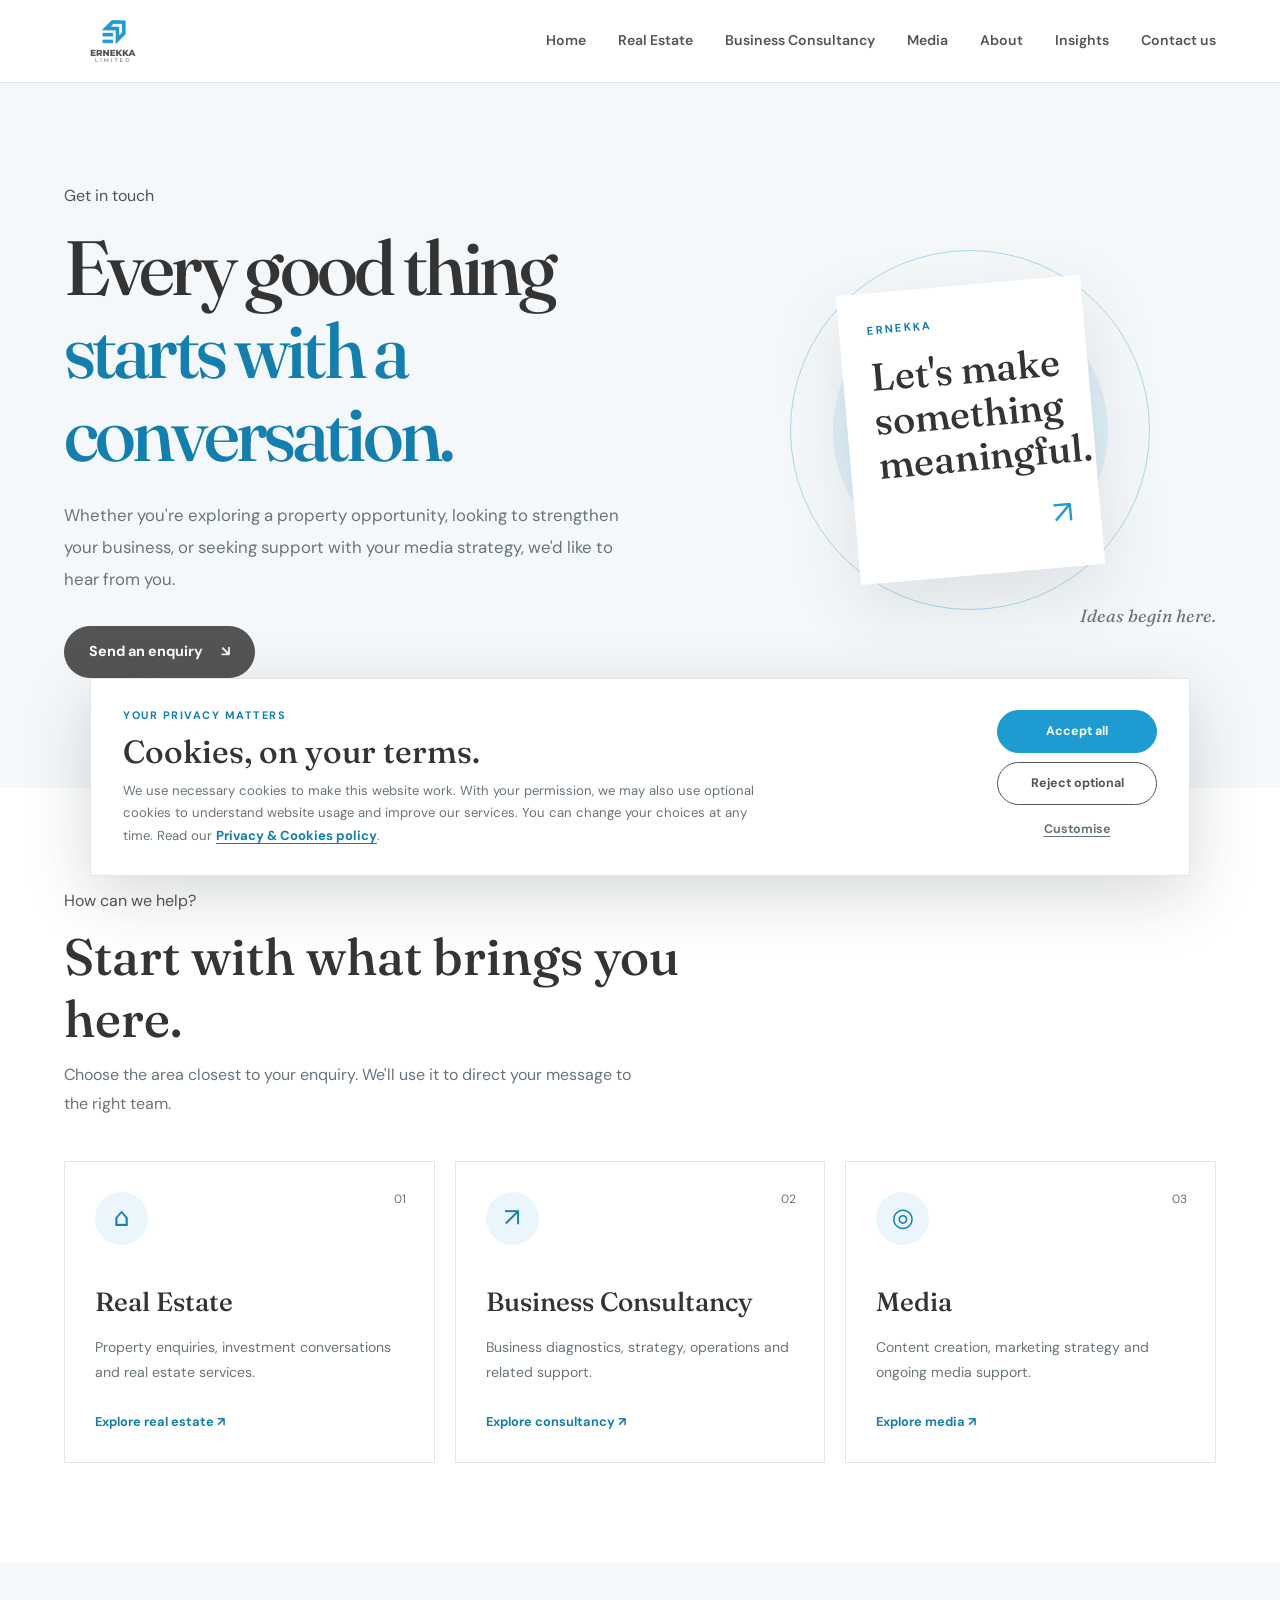
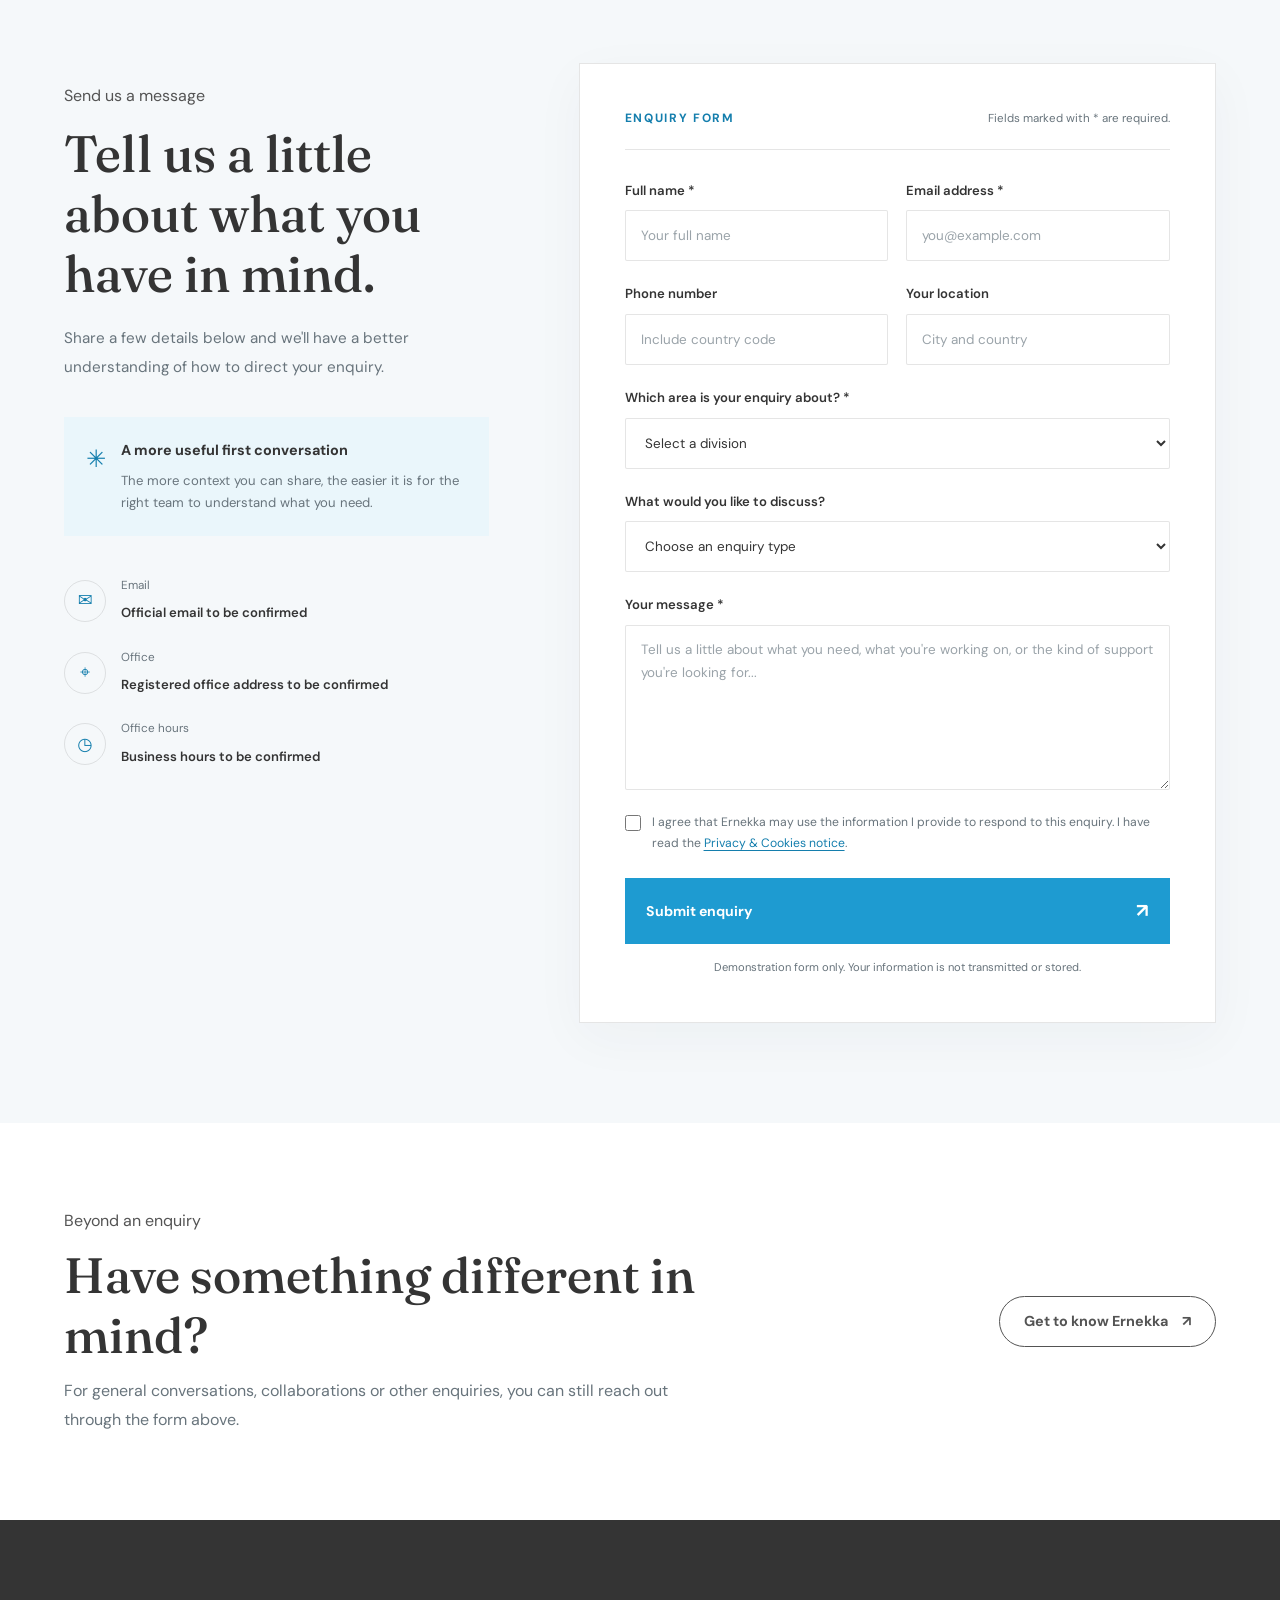
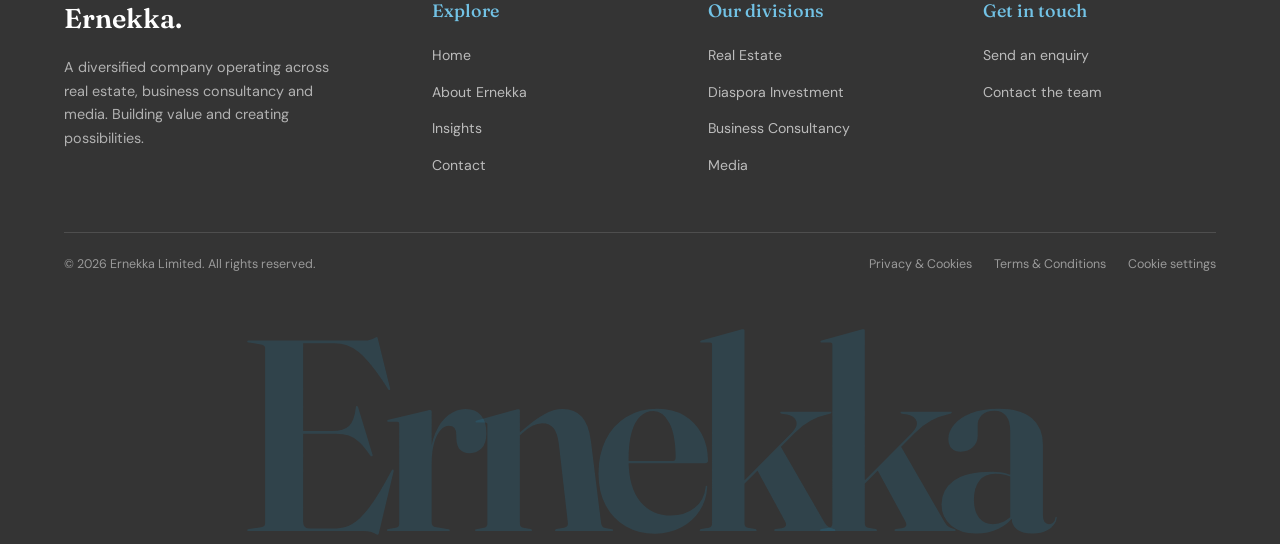
<file: Contact-ernekka.html>
<!DOCTYPE html>

<html lang="en">
<head>
<meta charset="utf-8"/>
<meta content="width=device-width, initial-scale=1.0" name="viewport"/>
<title>Contact Ernekka | Let's Start a Conversation</title>
<meta content="Get in touch with Ernekka Limited about real estate, business consultancy, media and marketing services." name="description"/>
<link href="https://fonts.googleapis.com" rel="preconnect"/>
<link crossorigin="" href="https://fonts.gstatic.com" rel="preconnect"/>
<link href="https://fonts.googleapis.com/css2?family=DM+Sans:wght@400;500;600;700&amp;family=Fraunces:opsz,wght@9..144,400;9..144,500;9..144,600;9..144,700&amp;display=swap" rel="stylesheet"/>
<link href="./Assets/css/style.css" rel="stylesheet"/>
<meta content="index, follow, max-image-preview:large" name="robots"/><meta content="#1E9BD1" name="theme-color"/><meta content="en_NG" property="og:locale"/><meta content="Ernekka Limited" property="og:site_name"/><meta content="website" property="og:type"/><meta content="Contact Ernekka | Let's Start a Conversation" property="og:title"/><meta content="Get in touch with Ernekka Limited about real estate, business consultancy, media and marketing services." property="og:description"/><meta content="https://ernekka.com/Contact-ernekka.html" property="og:url"/><meta content="https://ernekka.com/Assets/img/social/ernekka-social-preview.png" property="og:image"/><meta content="https://ernekka.com/Assets/img/social/ernekka-social-preview.png" property="og:image:secure_url"/><meta content="image/png" property="og:image:type"/><meta content="1200" property="og:image:width"/><meta content="630" property="og:image:height"/><meta content="Ernekka Limited — Building value. Creating possibilities. Real estate, business consultancy and media." property="og:image:alt"/><meta content="summary_large_image" name="twitter:card"/><meta content="Contact Ernekka | Let's Start a Conversation" name="twitter:title"/><meta content="Get in touch with Ernekka Limited about real estate, business consultancy, media and marketing services." name="twitter:description"/><meta content="https://ernekka.com/Assets/img/social/ernekka-social-preview.png" name="twitter:image"/><meta content="Ernekka Limited — Building value. Creating possibilities." name="twitter:image:alt"/><link href="https://ernekka.com/Contact-ernekka.html" rel="canonical"/><link href="./Assets/img/favicon/favicon.ico" rel="icon" type="image/x-icon"/><link href="./Assets/img/favicon/favicon-32.png" rel="icon" sizes="32x32" type="image/png"/><link href="./Assets/img/favicon/apple-touch-icon.png" rel="apple-touch-icon" sizes="180x180"/></head>
<body class="contact-page">
<!-- Shared navigation -->
<header class="site-header">
<div class="wrap nav-wrap">
<a aria-label="Ernekka home" class="brand" href="ernekka-home.html">
<img alt="Ernekka Limited" src="./Assets/img/logo/Ernekka-web-logo-100x50px.png"/>
</a>
<button aria-controls="primaryNav" aria-expanded="false" aria-label="Open navigation" class="menu-toggle" id="menuToggle">
<span></span>
<span></span>
</button>
<nav class="nav-links" id="primaryNav">
<a href="ernekka-home.html">Home</a>
<a href="ernekka-real-estate.html">Real Estate</a>
<a href="ernekka-business-consultancy.html">Business Consultancy</a>
<a href="ernekka-media.html">Media</a>
<a href="about-ernekka.html">About</a>
<a href="insights-ernekka.html">Insights</a>
<a class="nav-cta active" href="Contact-ernekka.html">Contact us</a>
</nav>
</div>
</header>
<main>
<!-- Contact hero -->
<section class="contact-hero">
<div class="wrap contact-hero-inner">
<div class="contact-hero-copy">
<span class="section-eyebrow">Get in touch</span>
<h1>
            Every good thing
            <span>starts with a conversation.</span>
</h1>
<p>
            Whether you're exploring a property opportunity, looking to strengthen your business, or seeking support with your media strategy, we'd like to hear from you.
          </p>
<a class="button button-primary" href="#contactForm">
            Send an enquiry <span>↘</span>
</a>
</div>
<div aria-hidden="true" class="contact-hero-art">
<div class="contact-art-circle contact-art-circle-one"></div>
<div class="contact-art-circle contact-art-circle-two"></div>
<div class="contact-art-note">
<span>ERNEKKA</span>
<strong>Let's make<br/>something<br/>meaningful.</strong>
<span class="contact-art-arrow">↗</span>
</div>
<span class="contact-art-caption">Ideas begin here.</span>
</div>
</div>
</section>
<!-- Division pathways -->
<section class="contact-pathways">
<div class="wrap">
<div class="contact-section-heading">
<span class="section-eyebrow">How can we help?</span>
<h2>Start with what brings you here.</h2>
<p>
            Choose the area closest to your enquiry. We'll use it to direct your message to the right team.
          </p>
</div>
<div class="contact-pathway-grid">
<a class="contact-pathway-card" href="ernekka-real-estate.html">
<span class="pathway-number">01</span>
<div aria-hidden="true" class="pathway-icon">⌂</div>
<h3>Real Estate</h3>
<p>
              Property enquiries, investment conversations and real estate services.
            </p>
<span class="pathway-link">Explore real estate ↗</span>
</a>
<a class="contact-pathway-card" href="ernekka-business-consultancy.html">
<span class="pathway-number">02</span>
<div aria-hidden="true" class="pathway-icon">↗</div>
<h3>Business Consultancy</h3>
<p>
              Business diagnostics, strategy, operations and related support.
            </p>
<span class="pathway-link">Explore consultancy ↗</span>
</a>
<a class="contact-pathway-card" href="ernekka-media.html">
<span class="pathway-number">03</span>
<div aria-hidden="true" class="pathway-icon">◎</div>
<h3>Media</h3>
<p>
              Content creation, marketing strategy and ongoing media support.
            </p>
<span class="pathway-link">Explore media ↗</span>
</a>
</div>
</div>
</section>
<!-- Enquiry form and contact details -->
<section class="contact-main-section" id="contactForm">
<div class="wrap contact-main-grid">
<!-- Form introduction -->
<div class="contact-form-intro">
<span class="section-eyebrow">Send us a message</span>
<h2>Tell us a little about what you have in mind.</h2>
<p>
            Share a few details below and we'll have a better understanding of how to direct your enquiry.
          </p>
<div class="contact-response-note">
<span class="response-note-icon">✳</span>
<div>
<strong>A more useful first conversation</strong>
<p>
                The more context you can share, the easier it is for the right team to understand what you need.
              </p>
</div>
</div>
<div class="contact-details">
<div class="contact-detail-item">
<span class="contact-detail-icon">✉</span>
<div>
<span>Email</span>
<strong>Official email to be confirmed</strong>
</div>
</div>
<div class="contact-detail-item">
<span class="contact-detail-icon">⌖</span>
<div>
<span>Office</span>
<strong>Registered office address to be confirmed</strong>
</div>
</div>
<div class="contact-detail-item">
<span class="contact-detail-icon">◷</span>
<div>
<span>Office hours</span>
<strong>Business hours to be confirmed</strong>
</div>
</div>
</div>
</div>
<!-- Enquiry form -->
<div class="contact-form-card">
<form id="ernekkaContactForm" novalidate="">
<div class="contact-form-heading">
<span>ENQUIRY FORM</span>
<p>Fields marked with * are required.</p>
</div>
<div class="contact-form-row">
<div class="contact-field">
<label for="contactName">Full name *</label>
<input autocomplete="name" id="contactName" name="name" placeholder="Your full name" required="" type="text"/>
<small class="field-error" id="nameError"></small>
</div>
<div class="contact-field">
<label for="contactEmail">Email address *</label>
<input autocomplete="email" id="contactEmail" name="email" placeholder="you@example.com" required="" type="email"/>
<small class="field-error" id="emailError"></small>
</div>
</div>
<div class="contact-form-row">
<div class="contact-field">
<label for="contactPhone">Phone number</label>
<input autocomplete="tel" id="contactPhone" name="phone" placeholder="Include country code" type="tel"/>
</div>
<div class="contact-field">
<label for="contactLocation">Your location</label>
<input autocomplete="country-name" id="contactLocation" name="location" placeholder="City and country" type="text"/>
</div>
</div>
<div class="contact-field">
<label for="contactDivision">Which area is your enquiry about? *</label>
<select id="contactDivision" name="division" required="">
<option value="">Select a division</option>
<option value="Real Estate">Real Estate</option>
<option value="Diaspora Investment">Diaspora Investment</option>
<option value="Business Consultancy">Business Consultancy</option>
<option value="Media">Media</option>
<option value="General Enquiry">General Enquiry</option>
</select>
<small class="field-error" id="divisionError"></small>
</div>
<div class="contact-field">
<label for="contactSubject">What would you like to discuss?</label>
<select id="contactSubject" name="subject">
<option value="">Choose an enquiry type</option>
<option value="Service Information">I need more information about a service</option>
<option value="Project Discussion">I have a project in mind</option>
<option value="Partnership">Partnership or collaboration</option>
<option value="Diaspora Enquiry">Diaspora investment enquiry</option>
<option value="Media Support">Media and marketing support</option>
<option value="Other">Something else</option>
</select>
</div>
<div class="contact-field">
<label for="contactMessage">Your message *</label>
<textarea id="contactMessage" name="message" placeholder="Tell us a little about what you need, what you're working on, or the kind of support you're looking for..." required="" rows="6"></textarea>
<small class="field-error" id="messageError"></small>
</div>
<div class="contact-consent">
<input id="contactConsent" name="consent" required="" type="checkbox"/>
<label for="contactConsent">
                I agree that Ernekka may use the information I provide to respond to this enquiry. I have read the
                <a href="ernekka-privacy-cookies.html">Privacy &amp; Cookies notice</a>.
              </label>
</div>
<small class="field-error" id="consentError"></small>
<button class="contact-submit-button" type="submit">
<span>Submit enquiry</span>
<span aria-hidden="true">↗</span>
</button>
<div aria-live="polite" class="contact-form-feedback" hidden="" id="contactFormFeedback" role="status">
</div>
<p class="contact-form-disclaimer">
              Demonstration form only. Your information is not transmitted or stored.
            </p>
</form>
</div>
</div>
</section>
<!-- General collaboration CTA -->
<section class="contact-bottom">
<div class="wrap contact-bottom-inner">
<div>
<span class="section-eyebrow">Beyond an enquiry</span>
<h2>Have something different in mind?</h2>
<p>
            For general conversations, collaborations or other enquiries, you can still reach out through the form above.
          </p>
</div>
<a class="button button-outline" href="about-ernekka.html">
          Get to know Ernekka <span>↗</span>
</a>
</div>
</section>
</main>
<!-- Shared footer -->
<footer class="site-footer">
<div class="wrap">
<div class="footer-grid">
<div>
<a class="footer-brand" href="ernekka-home.html">Ernekka.</a>
<p class="footer-about">
            A diversified company operating across real estate, business consultancy and media. Building value and creating possibilities.
          </p>
</div>
<div class="footer-column">
<h2>Explore</h2>
<ul>
<li><a href="ernekka-home.html">Home</a></li>
<li><a href="about-ernekka.html">About Ernekka</a></li>
<li><a href="insights-ernekka.html">Insights</a></li>
<li><a href="Contact-ernekka.html">Contact</a></li>
</ul>
</div>
<div class="footer-column">
<h2>Our divisions</h2>
<ul>
<li><a href="ernekka-real-estate.html">Real Estate</a></li>
<li><a href="ernekka-diaspora-investment.html">Diaspora Investment</a></li>
<li><a href="ernekka-business-consultancy.html">Business Consultancy</a></li>
<li><a href="ernekka-media.html">Media</a></li>
</ul>
</div>
<div class="footer-column">
<h2>Get in touch</h2>
<ul>
<li><a href="#contactForm">Send an enquiry</a></li>
<li><a href="#contactForm">Contact the team</a></li>
</ul>
</div>
</div>
<div class="footer-bottom">
<p>© <span id="currentYear"></span> Ernekka Limited. All rights reserved.</p>
<div class="footer-legal">
<a href="ernekka-privacy-cookies.html">Privacy &amp; Cookies</a>
<a href="ernekka-terms-conditions.html">Terms &amp; Conditions</a>
</div>
</div>
</div>
<div aria-hidden="true" class="wordmark">Ernekka</div>
</footer>
<!-- Back to top -->
<button aria-label="Back to top" class="back-to-top" id="backToTop" title="Back to top">↑</button>
<script src="./Assets/js/contact.js"></script>
<script defer="" src="./Assets/js/cookie-consent.js"></script>
</body>
</html>
</file>
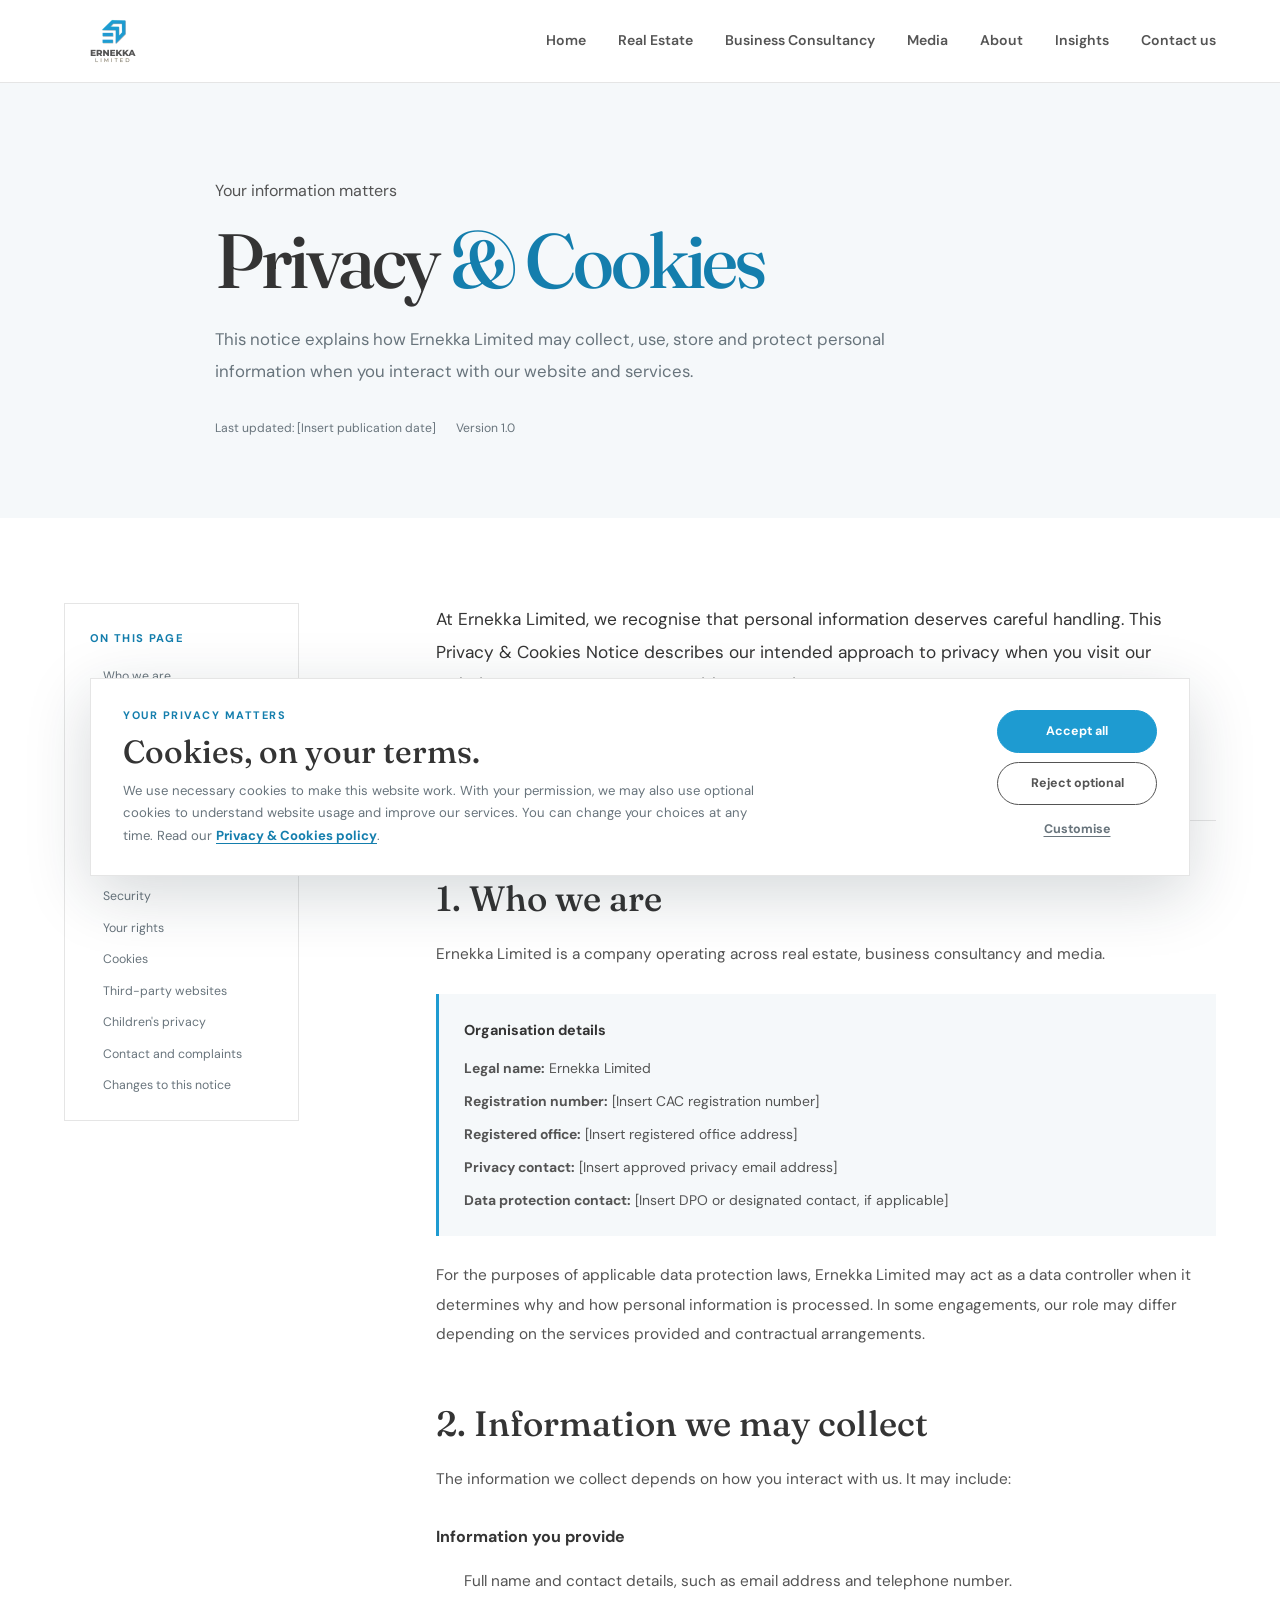
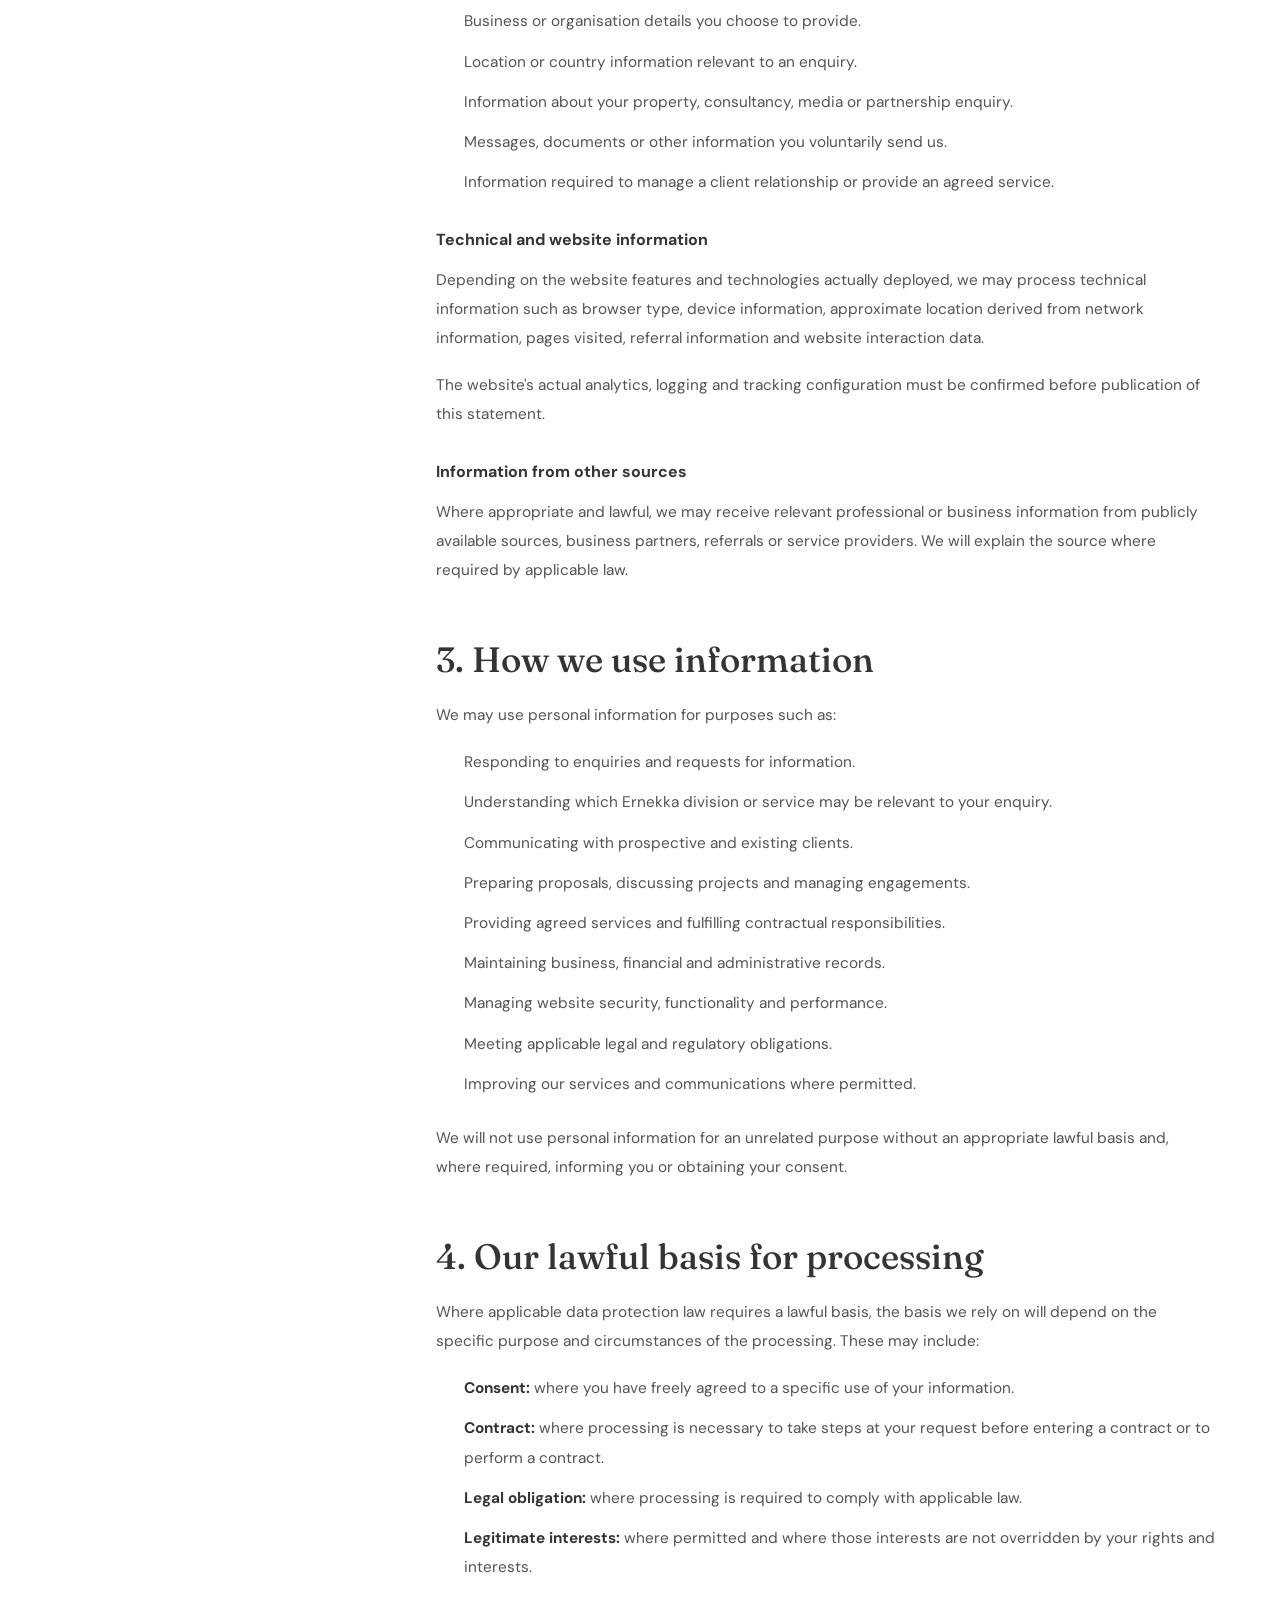
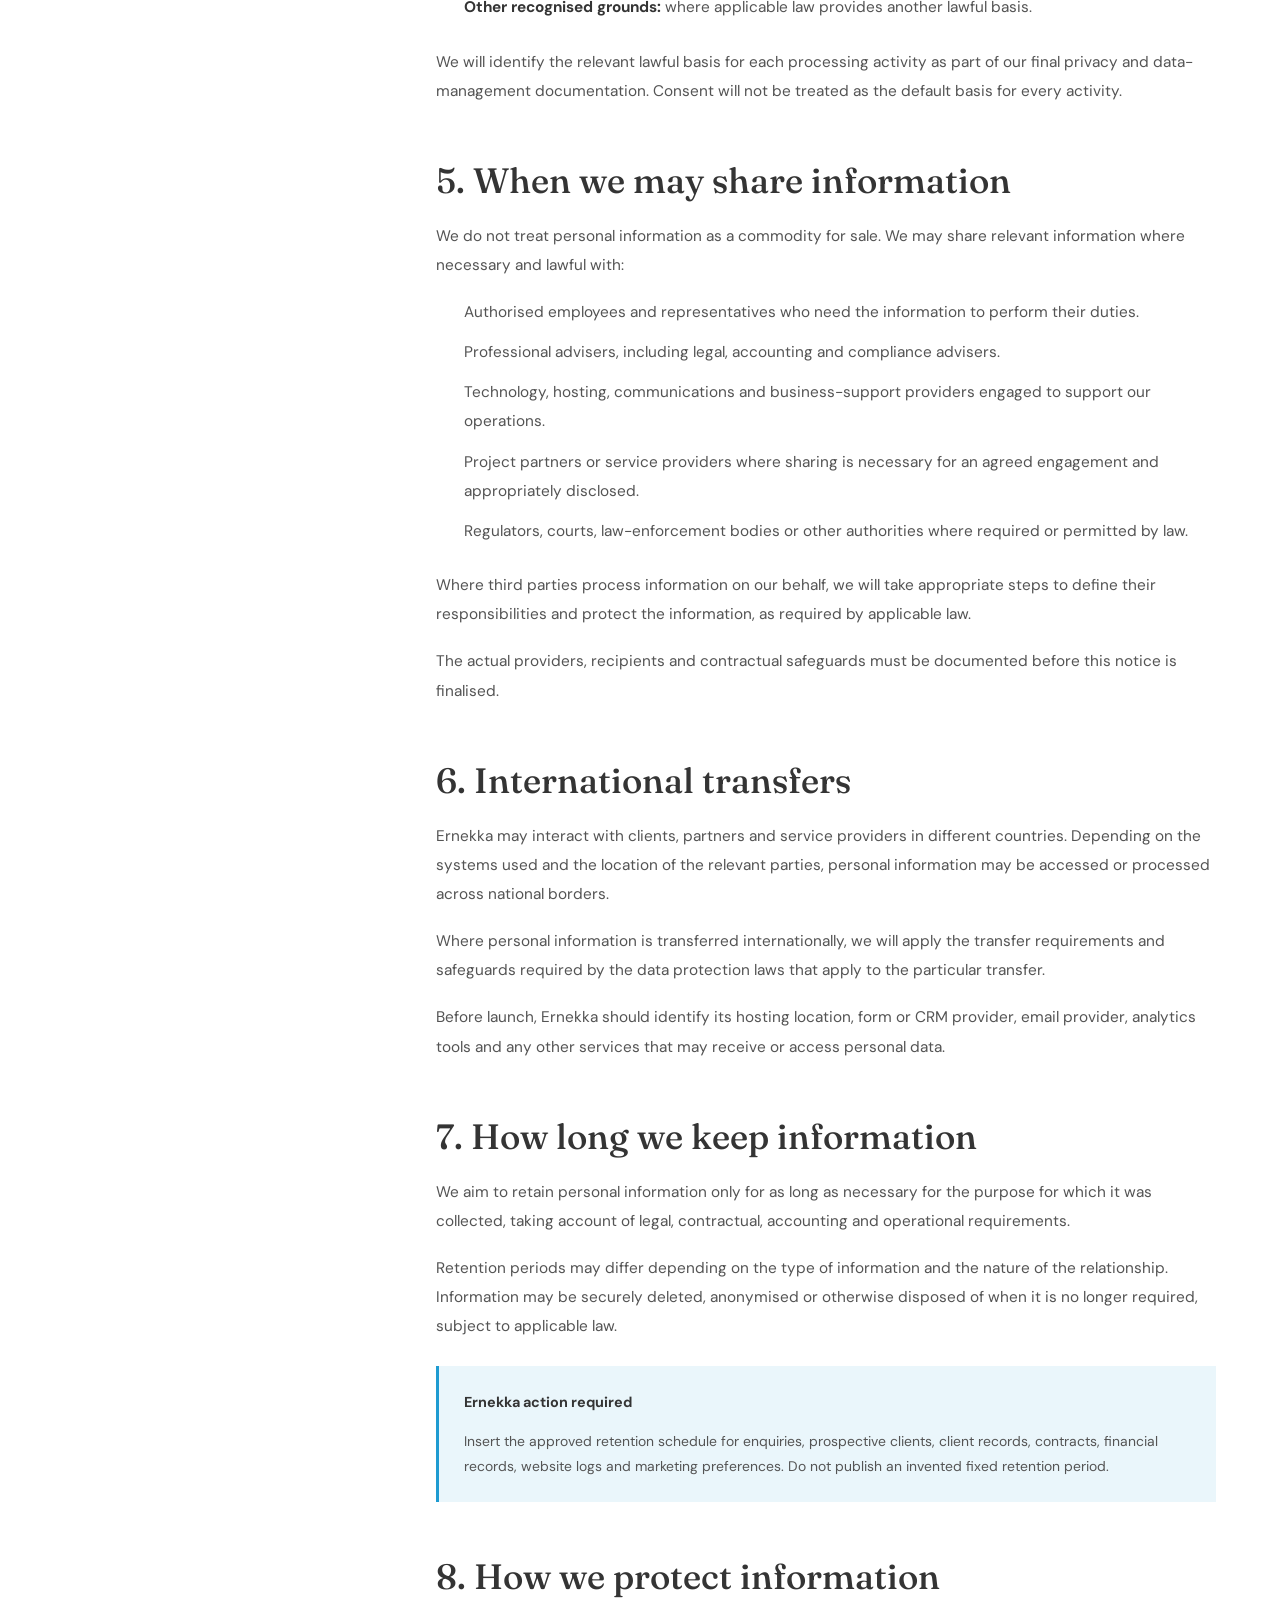
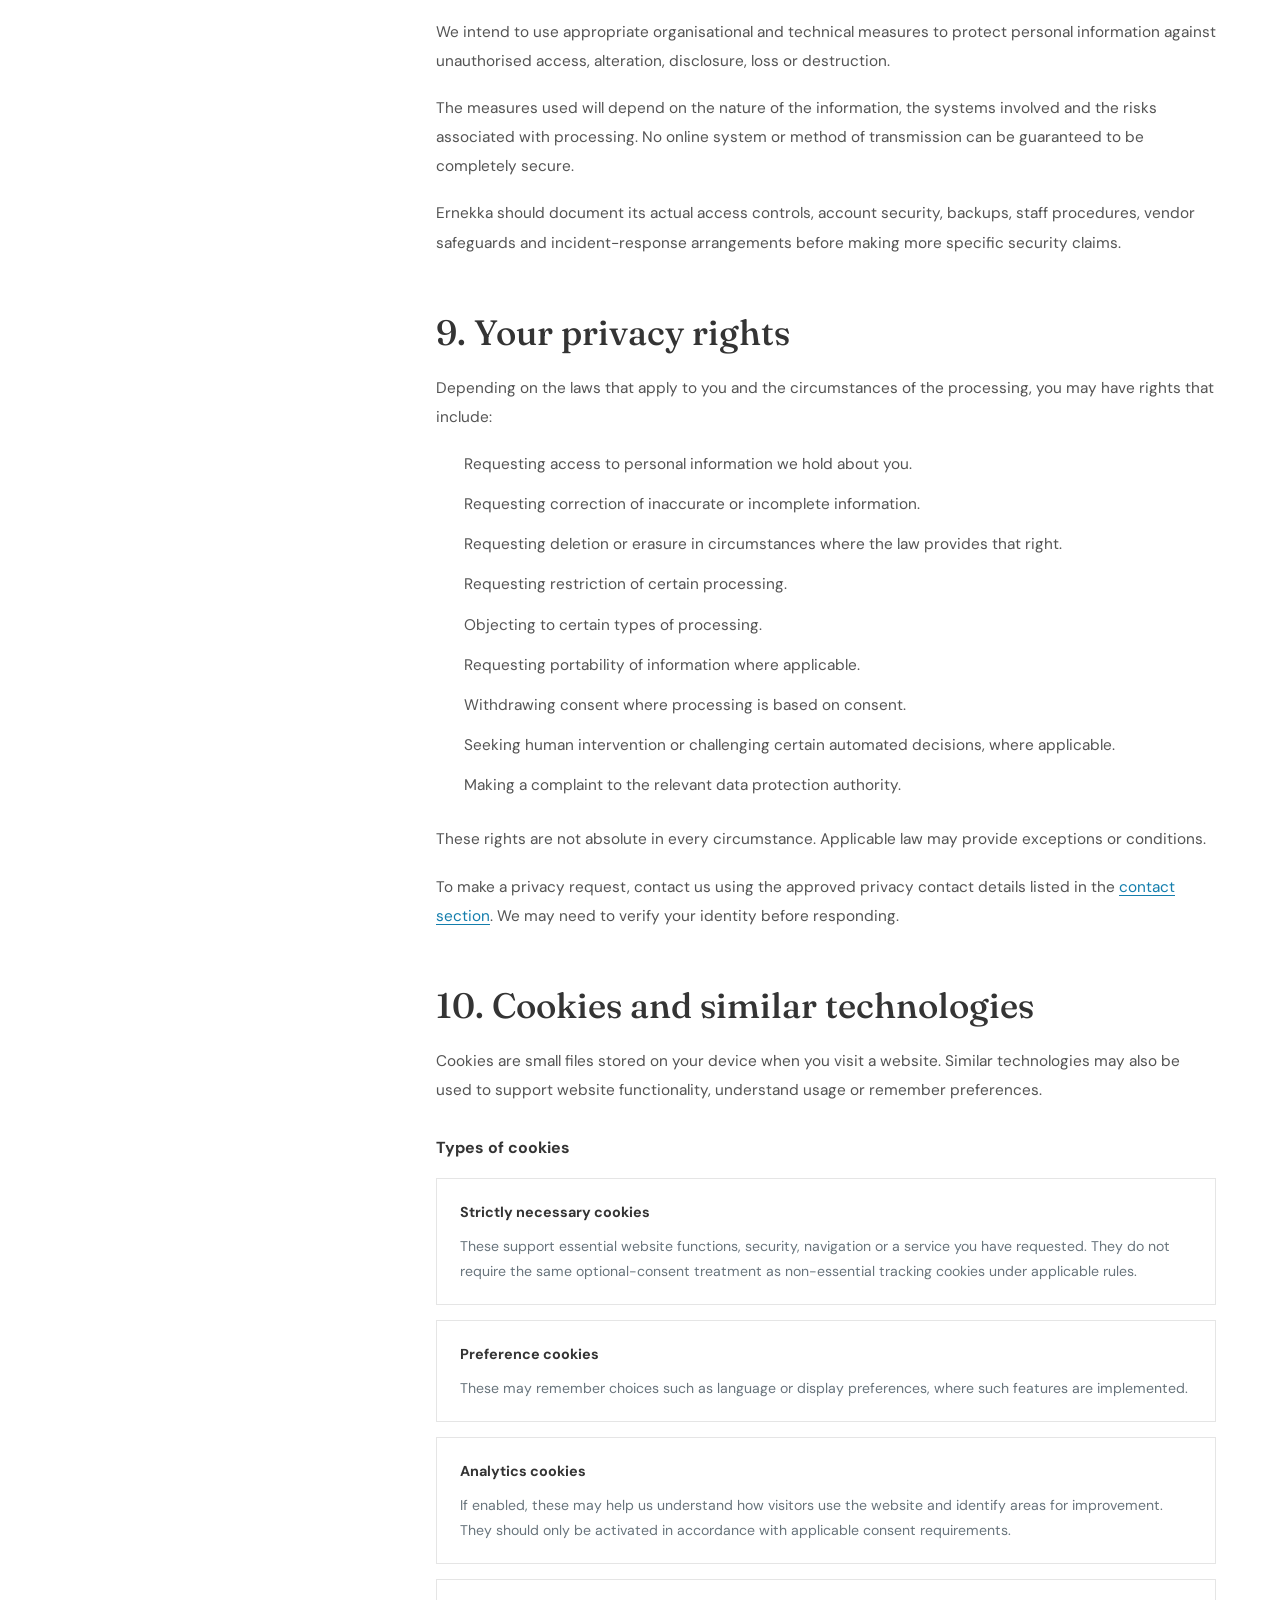
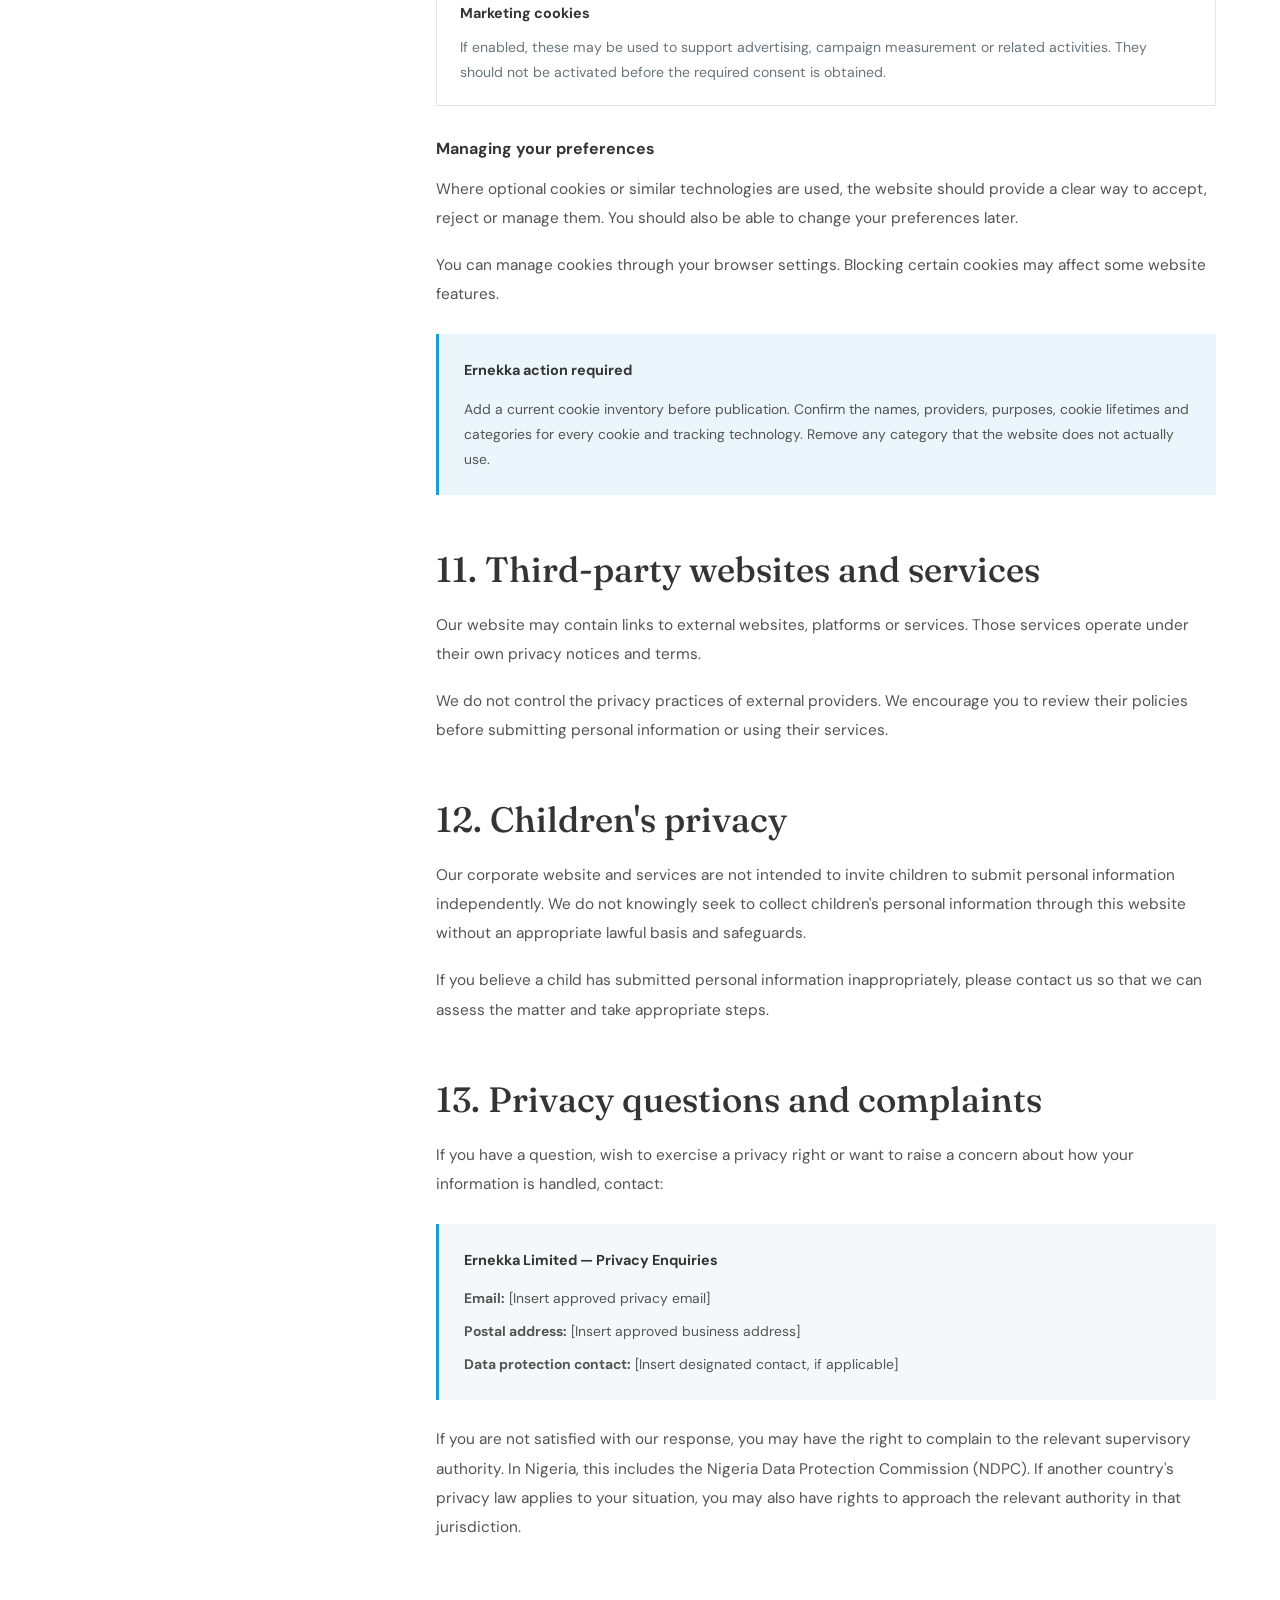
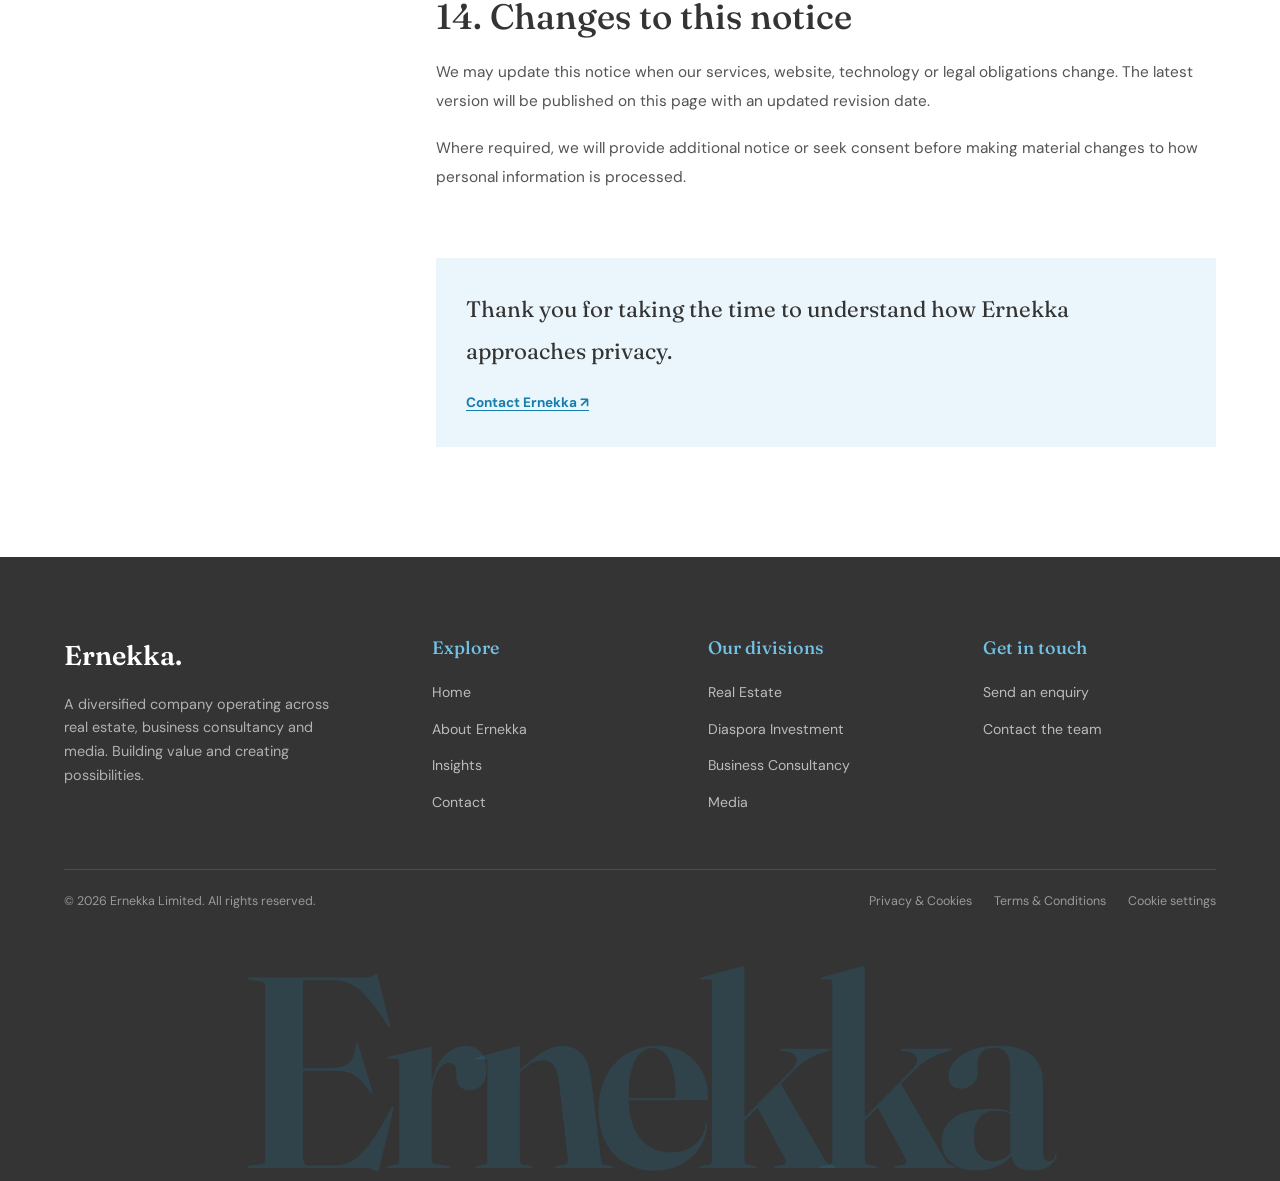
<file: ernekka-privacy-cookies.html>
<!DOCTYPE html>

<html lang="en">
<head>
<meta charset="utf-8"/>
<meta content="width=device-width, initial-scale=1.0" name="viewport"/>
<title>Privacy &amp; Cookies | Ernekka Limited</title>
<meta content="Read how Ernekka Limited handles personal information, website data and cookies." name="description"/>
<link href="https://fonts.googleapis.com" rel="preconnect"/>
<link crossorigin="" href="https://fonts.gstatic.com" rel="preconnect"/>
<link href="https://fonts.googleapis.com/css2?family=DM+Sans:wght@400;500;600;700&amp;family=Fraunces:opsz,wght@9..144,400;9..144,500;9..144,600;9..144,700&amp;display=swap" rel="stylesheet"/>
<link href="./Assets/css/style.css" rel="stylesheet"/>
<meta content="index, follow, max-image-preview:large" name="robots"/><meta content="#1E9BD1" name="theme-color"/><meta content="en_NG" property="og:locale"/><meta content="Ernekka Limited" property="og:site_name"/><meta content="website" property="og:type"/><meta content="Privacy &amp; Cookies | Ernekka Limited" property="og:title"/><meta content="Read how Ernekka Limited handles personal information, website data and cookies." property="og:description"/><meta content="https://ernekka.com/ernekka-privacy-cookies.html" property="og:url"/><meta content="https://ernekka.com/Assets/img/social/ernekka-social-preview.png" property="og:image"/><meta content="https://ernekka.com/Assets/img/social/ernekka-social-preview.png" property="og:image:secure_url"/><meta content="image/png" property="og:image:type"/><meta content="1200" property="og:image:width"/><meta content="630" property="og:image:height"/><meta content="Ernekka Limited — Building value. Creating possibilities. Real estate, business consultancy and media." property="og:image:alt"/><meta content="summary_large_image" name="twitter:card"/><meta content="Privacy &amp; Cookies | Ernekka Limited" name="twitter:title"/><meta content="Read how Ernekka Limited handles personal information, website data and cookies." name="twitter:description"/><meta content="https://ernekka.com/Assets/img/social/ernekka-social-preview.png" name="twitter:image"/><meta content="Ernekka Limited — Building value. Creating possibilities." name="twitter:image:alt"/><link href="https://ernekka.com/ernekka-privacy-cookies.html" rel="canonical"/><link href="./Assets/img/favicon/favicon.ico" rel="icon" type="image/x-icon"/><link href="./Assets/img/favicon/favicon-32.png" rel="icon" sizes="32x32" type="image/png"/><link href="./Assets/img/favicon/apple-touch-icon.png" rel="apple-touch-icon" sizes="180x180"/></head>
<body class="legal-page">
<header class="site-header">
<div class="wrap nav-wrap">
<a aria-label="Ernekka home" class="brand" href="ernekka-home.html">
<img alt="Ernekka Limited" src="./Assets/img/logo/Ernekka-web-logo-100x50px.png"/>
</a>
<button aria-controls="primaryNav" aria-expanded="false" aria-label="Open navigation" class="menu-toggle" id="menuToggle">
<span></span><span></span>
</button>
<nav class="nav-links" id="primaryNav">
<a href="ernekka-home.html">Home</a>
<a href="ernekka-real-estate.html">Real Estate</a>
<a href="ernekka-business-consultancy.html">Business Consultancy</a>
<a href="ernekka-media.html">Media</a>
<a href="about-ernekka.html">About</a>
<a href="insights-ernekka.html">Insights</a>
<a class="nav-cta" href="Contact-ernekka.html">Contact us</a>
</nav>
</div>
</header>
<main>
<section class="legal-hero">
<div class="wrap">
<span class="section-eyebrow">Your information matters</span>
<h1>Privacy <span>&amp; Cookies</span></h1>
<p>
        This notice explains how Ernekka Limited may collect, use, store
        and protect personal information when you interact with our website
        and services.
      </p>
<div class="legal-meta">
<span>Last updated: [Insert publication date]</span>
<span>Version 1.0</span>
</div>
</div>
</section>
<section class="legal-content-section">
<div class="wrap legal-layout">
<aside class="legal-sidebar">
<span class="legal-sidebar-label">On this page</span>
<nav aria-label="Privacy policy contents">
<a href="#who-we-are">Who we are</a>
<a href="#information">Information we collect</a>
<a href="#how-we-use">How we use information</a>
<a href="#lawful-basis">Lawful basis</a>
<a href="#sharing">Sharing information</a>
<a href="#international">International transfers</a>
<a href="#retention">Data retention</a>
<a href="#security">Security</a>
<a href="#your-rights">Your rights</a>
<a href="#cookies">Cookies</a>
<a href="#third-party">Third-party websites</a>
<a href="#children">Children's privacy</a>
<a href="#contact-privacy">Contact and complaints</a>
<a href="#changes">Changes to this notice</a>
</nav>
</aside>
<article class="legal-document">
<div class="legal-intro">
<p>
            At Ernekka Limited, we recognise that personal information
            deserves careful handling. This Privacy &amp; Cookies Notice
            describes our intended approach to privacy when you visit
            our website, contact us, or engage with our services.
          </p>
<p>
            Please read this notice alongside any specific privacy
            information provided when you use a particular service or
            submit information through one of our forms.
          </p>
</div>
<section class="legal-section" id="who-we-are">
<h2>1. Who we are</h2>
<p>
            Ernekka Limited is a company operating across real estate,
            business consultancy and media.
          </p>
<div class="legal-info-panel">
<strong>Organisation details</strong>
<p><b>Legal name:</b> Ernekka Limited</p>
<p><b>Registration number:</b> [Insert CAC registration number]</p>
<p><b>Registered office:</b> [Insert registered office address]</p>
<p><b>Privacy contact:</b> [Insert approved privacy email address]</p>
<p><b>Data protection contact:</b> [Insert DPO or designated contact, if applicable]</p>
</div>
<p>
            For the purposes of applicable data protection laws, Ernekka
            Limited may act as a data controller when it determines why
            and how personal information is processed. In some engagements,
            our role may differ depending on the services provided and
            contractual arrangements.
          </p>
</section>
<section class="legal-section" id="information">
<h2>2. Information we may collect</h2>
<p>
            The information we collect depends on how you interact with us.
            It may include:
          </p>
<h3>Information you provide</h3>
<ul>
<li>Full name and contact details, such as email address and telephone number.</li>
<li>Business or organisation details you choose to provide.</li>
<li>Location or country information relevant to an enquiry.</li>
<li>Information about your property, consultancy, media or partnership enquiry.</li>
<li>Messages, documents or other information you voluntarily send us.</li>
<li>Information required to manage a client relationship or provide an agreed service.</li>
</ul>
<h3>Technical and website information</h3>
<p>
            Depending on the website features and technologies actually
            deployed, we may process technical information such as browser
            type, device information, approximate location derived from
            network information, pages visited, referral information and
            website interaction data.
          </p>
<p>
            The website's actual analytics, logging and tracking
            configuration must be confirmed before publication of this
            statement.
          </p>
<h3>Information from other sources</h3>
<p>
            Where appropriate and lawful, we may receive relevant
            professional or business information from publicly available
            sources, business partners, referrals or service providers.
            We will explain the source where required by applicable law.
          </p>
</section>
<section class="legal-section" id="how-we-use">
<h2>3. How we use information</h2>
<p>We may use personal information for purposes such as:</p>
<ul>
<li>Responding to enquiries and requests for information.</li>
<li>Understanding which Ernekka division or service may be relevant to your enquiry.</li>
<li>Communicating with prospective and existing clients.</li>
<li>Preparing proposals, discussing projects and managing engagements.</li>
<li>Providing agreed services and fulfilling contractual responsibilities.</li>
<li>Maintaining business, financial and administrative records.</li>
<li>Managing website security, functionality and performance.</li>
<li>Meeting applicable legal and regulatory obligations.</li>
<li>Improving our services and communications where permitted.</li>
</ul>
<p>
            We will not use personal information for an unrelated purpose
            without an appropriate lawful basis and, where required,
            informing you or obtaining your consent.
          </p>
</section>
<section class="legal-section" id="lawful-basis">
<h2>4. Our lawful basis for processing</h2>
<p>
            Where applicable data protection law requires a lawful basis,
            the basis we rely on will depend on the specific purpose and
            circumstances of the processing. These may include:
          </p>
<ul>
<li><strong>Consent:</strong> where you have freely agreed to a specific use of your information.</li>
<li><strong>Contract:</strong> where processing is necessary to take steps at your request before entering a contract or to perform a contract.</li>
<li><strong>Legal obligation:</strong> where processing is required to comply with applicable law.</li>
<li><strong>Legitimate interests:</strong> where permitted and where those interests are not overridden by your rights and interests.</li>
<li><strong>Other recognised grounds:</strong> where applicable law provides another lawful basis.</li>
</ul>
<p>
            We will identify the relevant lawful basis for each processing
            activity as part of our final privacy and data-management
            documentation. Consent will not be treated as the default
            basis for every activity.
          </p>
</section>
<section class="legal-section" id="sharing">
<h2>5. When we may share information</h2>
<p>
            We do not treat personal information as a commodity for sale.
            We may share relevant information where necessary and lawful
            with:
          </p>
<ul>
<li>Authorised employees and representatives who need the information to perform their duties.</li>
<li>Professional advisers, including legal, accounting and compliance advisers.</li>
<li>Technology, hosting, communications and business-support providers engaged to support our operations.</li>
<li>Project partners or service providers where sharing is necessary for an agreed engagement and appropriately disclosed.</li>
<li>Regulators, courts, law-enforcement bodies or other authorities where required or permitted by law.</li>
</ul>
<p>
            Where third parties process information on our behalf, we will
            take appropriate steps to define their responsibilities and
            protect the information, as required by applicable law.
          </p>
<p>
            The actual providers, recipients and contractual safeguards
            must be documented before this notice is finalised.
          </p>
</section>
<section class="legal-section" id="international">
<h2>6. International transfers</h2>
<p>
            Ernekka may interact with clients, partners and service
            providers in different countries. Depending on the systems
            used and the location of the relevant parties, personal
            information may be accessed or processed across national
            borders.
          </p>
<p>
            Where personal information is transferred internationally,
            we will apply the transfer requirements and safeguards
            required by the data protection laws that apply to the
            particular transfer.
          </p>
<p>
            Before launch, Ernekka should identify its hosting location,
            form or CRM provider, email provider, analytics tools and
            any other services that may receive or access personal data.
          </p>
</section>
<section class="legal-section" id="retention">
<h2>7. How long we keep information</h2>
<p>
            We aim to retain personal information only for as long as
            necessary for the purpose for which it was collected, taking
            account of legal, contractual, accounting and operational
            requirements.
          </p>
<p>
            Retention periods may differ depending on the type of
            information and the nature of the relationship. Information
            may be securely deleted, anonymised or otherwise disposed of
            when it is no longer required, subject to applicable law.
          </p>
<div class="legal-review-note">
<strong>Ernekka action required</strong>
<p>
              Insert the approved retention schedule for enquiries,
              prospective clients, client records, contracts, financial
              records, website logs and marketing preferences. Do not
              publish an invented fixed retention period.
            </p>
</div>
</section>
<section class="legal-section" id="security">
<h2>8. How we protect information</h2>
<p>
            We intend to use appropriate organisational and technical
            measures to protect personal information against unauthorised
            access, alteration, disclosure, loss or destruction.
          </p>
<p>
            The measures used will depend on the nature of the information,
            the systems involved and the risks associated with processing.
            No online system or method of transmission can be guaranteed
            to be completely secure.
          </p>
<p>
            Ernekka should document its actual access controls, account
            security, backups, staff procedures, vendor safeguards and
            incident-response arrangements before making more specific
            security claims.
          </p>
</section>
<section class="legal-section" id="your-rights">
<h2>9. Your privacy rights</h2>
<p>
            Depending on the laws that apply to you and the circumstances
            of the processing, you may have rights that include:
          </p>
<ul>
<li>Requesting access to personal information we hold about you.</li>
<li>Requesting correction of inaccurate or incomplete information.</li>
<li>Requesting deletion or erasure in circumstances where the law provides that right.</li>
<li>Requesting restriction of certain processing.</li>
<li>Objecting to certain types of processing.</li>
<li>Requesting portability of information where applicable.</li>
<li>Withdrawing consent where processing is based on consent.</li>
<li>Seeking human intervention or challenging certain automated decisions, where applicable.</li>
<li>Making a complaint to the relevant data protection authority.</li>
</ul>
<p>
            These rights are not absolute in every circumstance. Applicable
            law may provide exceptions or conditions.
          </p>
<p>
            To make a privacy request, contact us using the approved
            privacy contact details listed in the <a href="#contact-privacy">contact section</a>.
            We may need to verify your identity before responding.
          </p>
</section>
<section class="legal-section" id="cookies">
<h2>10. Cookies and similar technologies</h2>
<p>
            Cookies are small files stored on your device when you visit
            a website. Similar technologies may also be used to support
            website functionality, understand usage or remember preferences.
          </p>
<h3>Types of cookies</h3>
<div class="legal-cookie-type">
<strong>Strictly necessary cookies</strong>
<p>
              These support essential website functions, security,
              navigation or a service you have requested. They do not
              require the same optional-consent treatment as non-essential
              tracking cookies under applicable rules.
            </p>
</div>
<div class="legal-cookie-type">
<strong>Preference cookies</strong>
<p>
              These may remember choices such as language or display
              preferences, where such features are implemented.
            </p>
</div>
<div class="legal-cookie-type">
<strong>Analytics cookies</strong>
<p>
              If enabled, these may help us understand how visitors use
              the website and identify areas for improvement. They should
              only be activated in accordance with applicable consent
              requirements.
            </p>
</div>
<div class="legal-cookie-type">
<strong>Marketing cookies</strong>
<p>
              If enabled, these may be used to support advertising,
              campaign measurement or related activities. They should
              not be activated before the required consent is obtained.
            </p>
</div>
<h3>Managing your preferences</h3>
<p>
            Where optional cookies or similar technologies are used,
            the website should provide a clear way to accept, reject
            or manage them. You should also be able to change your
            preferences later.
          </p>
<p>
            You can manage cookies through your browser settings.
            Blocking certain cookies may affect some website features.
          </p>
<div class="legal-review-note">
<strong>Ernekka action required</strong>
<p>
              Add a current cookie inventory before publication. Confirm
              the names, providers, purposes, cookie lifetimes and
              categories for every cookie and tracking technology.
              Remove any category that the website does not actually use.
            </p>
</div>
</section>
<section class="legal-section" id="third-party">
<h2>11. Third-party websites and services</h2>
<p>
            Our website may contain links to external websites,
            platforms or services. Those services operate under their
            own privacy notices and terms.
          </p>
<p>
            We do not control the privacy practices of external
            providers. We encourage you to review their policies before
            submitting personal information or using their services.
          </p>
</section>
<section class="legal-section" id="children">
<h2>12. Children's privacy</h2>
<p>
            Our corporate website and services are not intended to
            invite children to submit personal information independently.
            We do not knowingly seek to collect children's personal
            information through this website without an appropriate
            lawful basis and safeguards.
          </p>
<p>
            If you believe a child has submitted personal information
            inappropriately, please contact us so that we can assess
            the matter and take appropriate steps.
          </p>
</section>
<section class="legal-section" id="contact-privacy">
<h2>13. Privacy questions and complaints</h2>
<p>
            If you have a question, wish to exercise a privacy right
            or want to raise a concern about how your information
            is handled, contact:
          </p>
<div class="legal-info-panel">
<strong>Ernekka Limited — Privacy Enquiries</strong>
<p><b>Email:</b> [Insert approved privacy email]</p>
<p><b>Postal address:</b> [Insert approved business address]</p>
<p><b>Data protection contact:</b> [Insert designated contact, if applicable]</p>
</div>
<p>
            If you are not satisfied with our response, you may have
            the right to complain to the relevant supervisory authority.
            In Nigeria, this includes the Nigeria Data Protection
            Commission (NDPC). If another country's privacy law applies
            to your situation, you may also have rights to approach
            the relevant authority in that jurisdiction.
          </p>
</section>
<section class="legal-section" id="changes">
<h2>14. Changes to this notice</h2>
<p>
            We may update this notice when our services, website,
            technology or legal obligations change. The latest version
            will be published on this page with an updated revision date.
          </p>
<p>
            Where required, we will provide additional notice or seek
            consent before making material changes to how personal
            information is processed.
          </p>
</section>
<div class="legal-end-note">
<p>
            Thank you for taking the time to understand how Ernekka
            approaches privacy.
          </p>
<a href="Contact-ernekka.html">Contact Ernekka ↗</a>
</div>
</article>
</div>
</section>
</main>
<footer class="site-footer">
<div class="wrap">
<div class="footer-grid">
<div>
<a class="footer-brand" href="ernekka-home.html">Ernekka.</a>
<p class="footer-about">
          A diversified company operating across real estate,
          business consultancy and media. Building value and creating possibilities.
        </p>
</div>
<div class="footer-column">
<h2>Explore</h2>
<ul>
<li><a href="ernekka-home.html">Home</a></li>
<li><a href="about-ernekka.html">About Ernekka</a></li>
<li><a href="insights-ernekka.html">Insights</a></li>
<li><a href="Contact-ernekka.html">Contact</a></li>
</ul>
</div>
<div class="footer-column">
<h2>Our divisions</h2>
<ul>
<li><a href="ernekka-real-estate.html">Real Estate</a></li>
<li><a href="ernekka-diaspora-investment.html">Diaspora Investment</a></li>
<li><a href="ernekka-business-consultancy.html">Business Consultancy</a></li>
<li><a href="ernekka-media.html">Media</a></li>
</ul>
</div>
<div class="footer-column">
<h2>Get in touch</h2>
<ul>
<li><a href="Contact-ernekka.html">Send an enquiry</a></li>
<li><a href="Contact-ernekka.html">Contact the team</a></li>
</ul>
</div>
</div>
<div class="footer-bottom">
<p>© <span id="currentYear"></span> Ernekka Limited. All rights reserved.</p>
<div class="footer-legal">
<a href="ernekka-privacy-cookies.html">Privacy &amp; Cookies</a>
<a href="ernekka-terms-conditions.html">Terms &amp; Conditions</a>
</div>
</div>
</div>
<div aria-hidden="true" class="wordmark">Ernekka</div>
</footer>
<button aria-label="Back to top" class="back-to-top" id="backToTop" title="Back to top">↑</button>
<script src="./Assets/js/legal.js"></script>
<script defer="" src="./Assets/js/cookie-consent.js"></script>
</body>
</html>
</file>
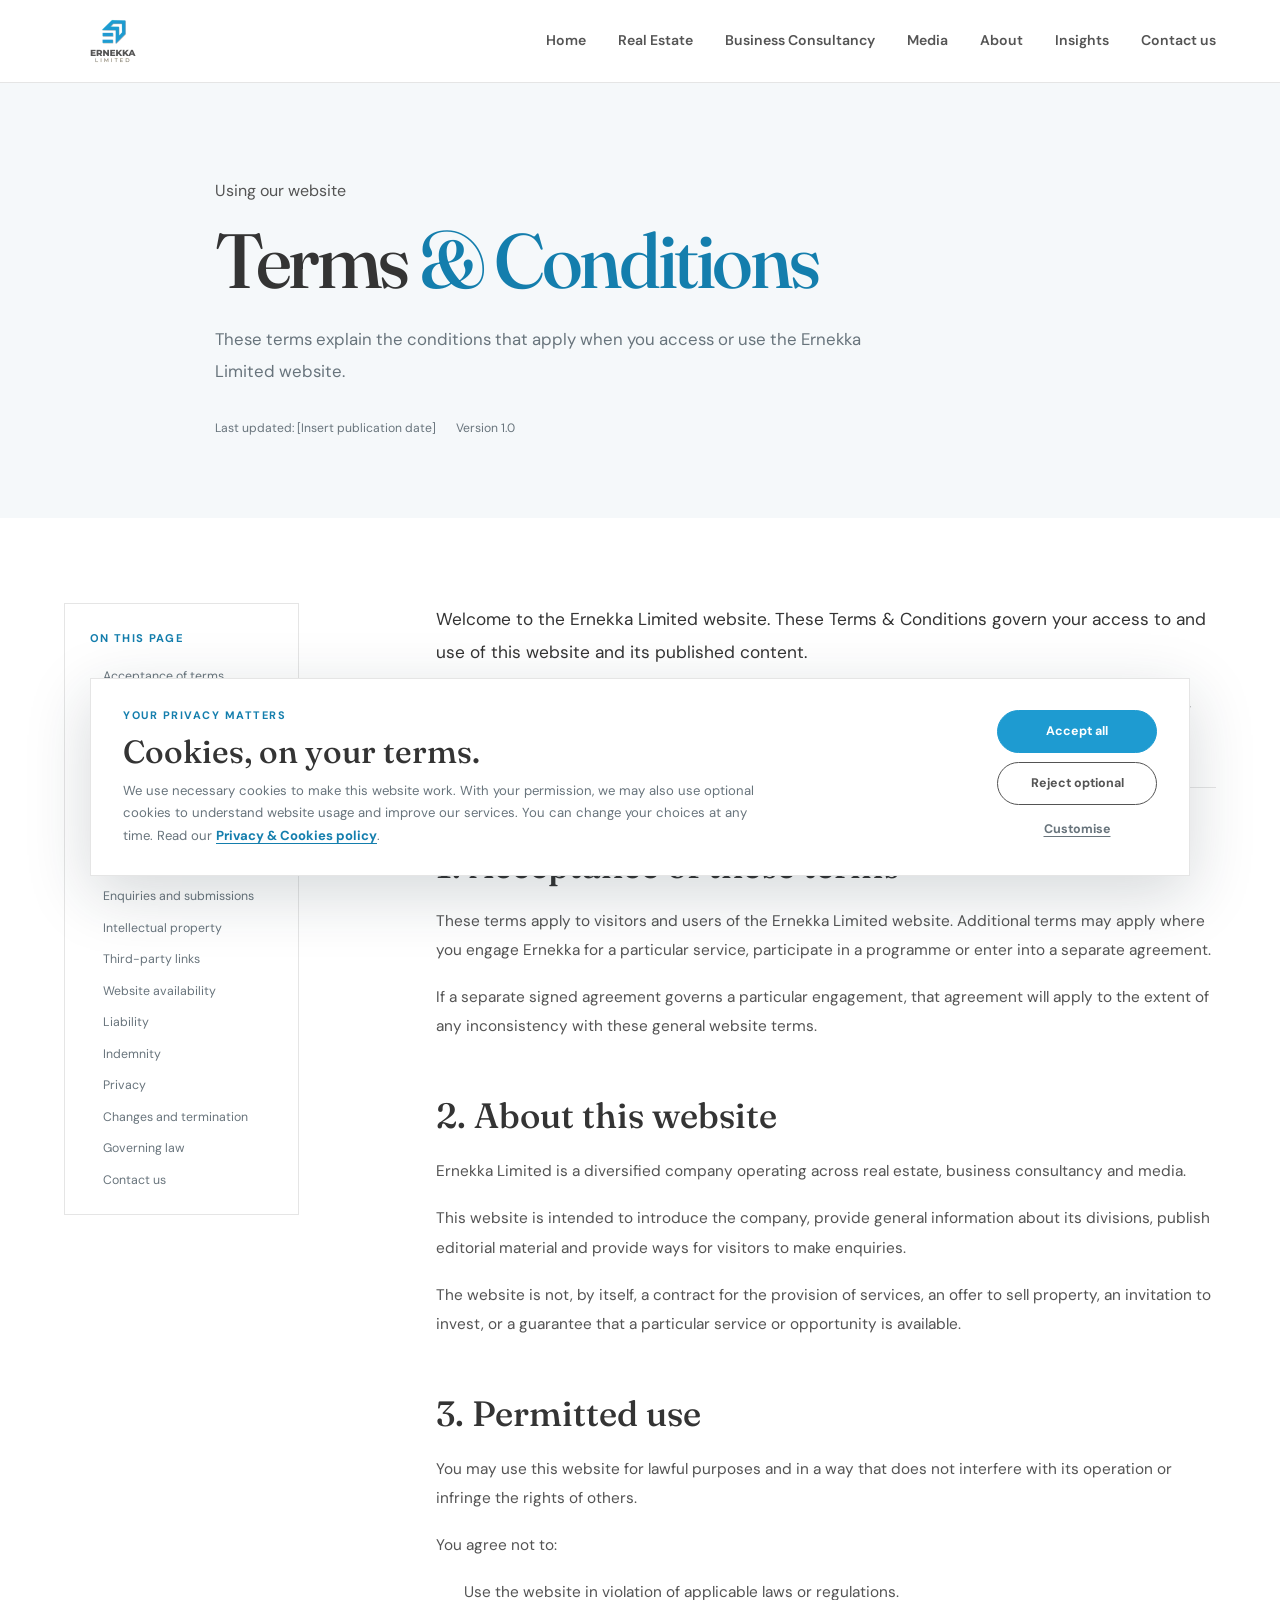
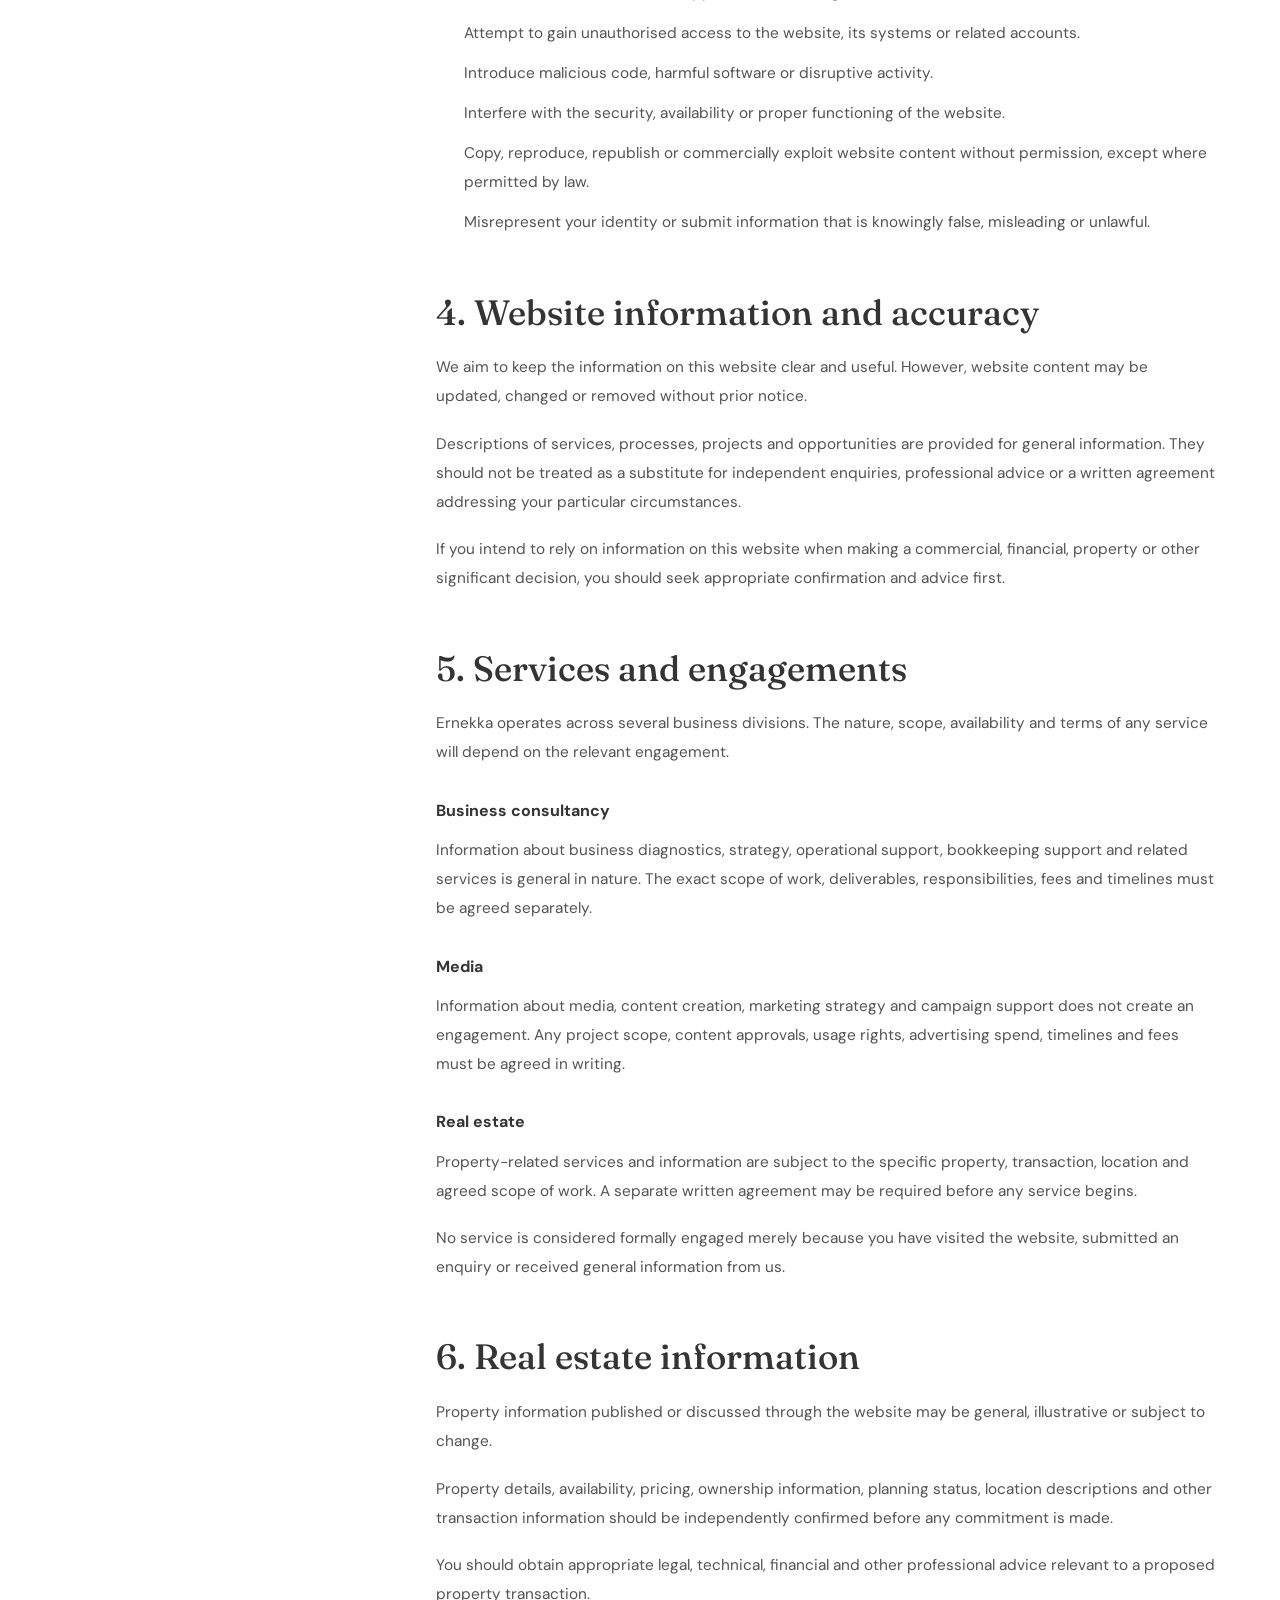
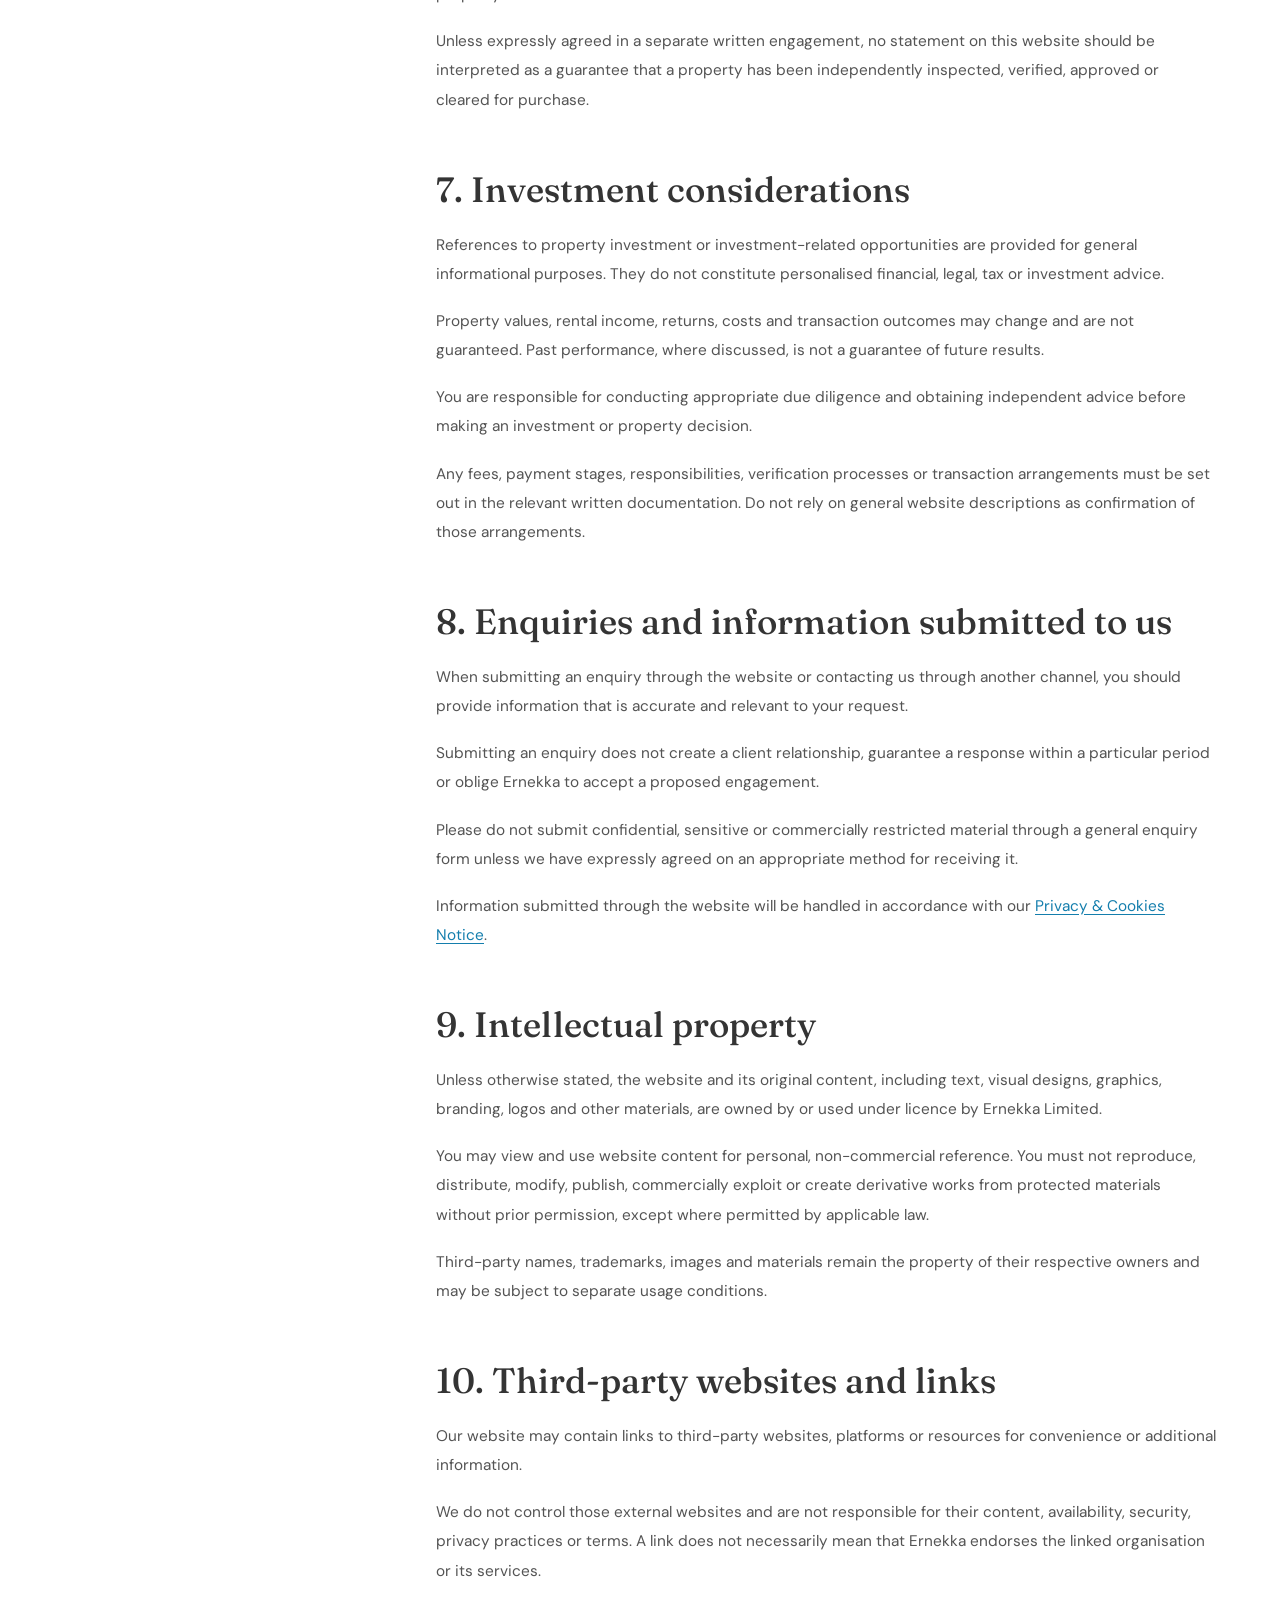
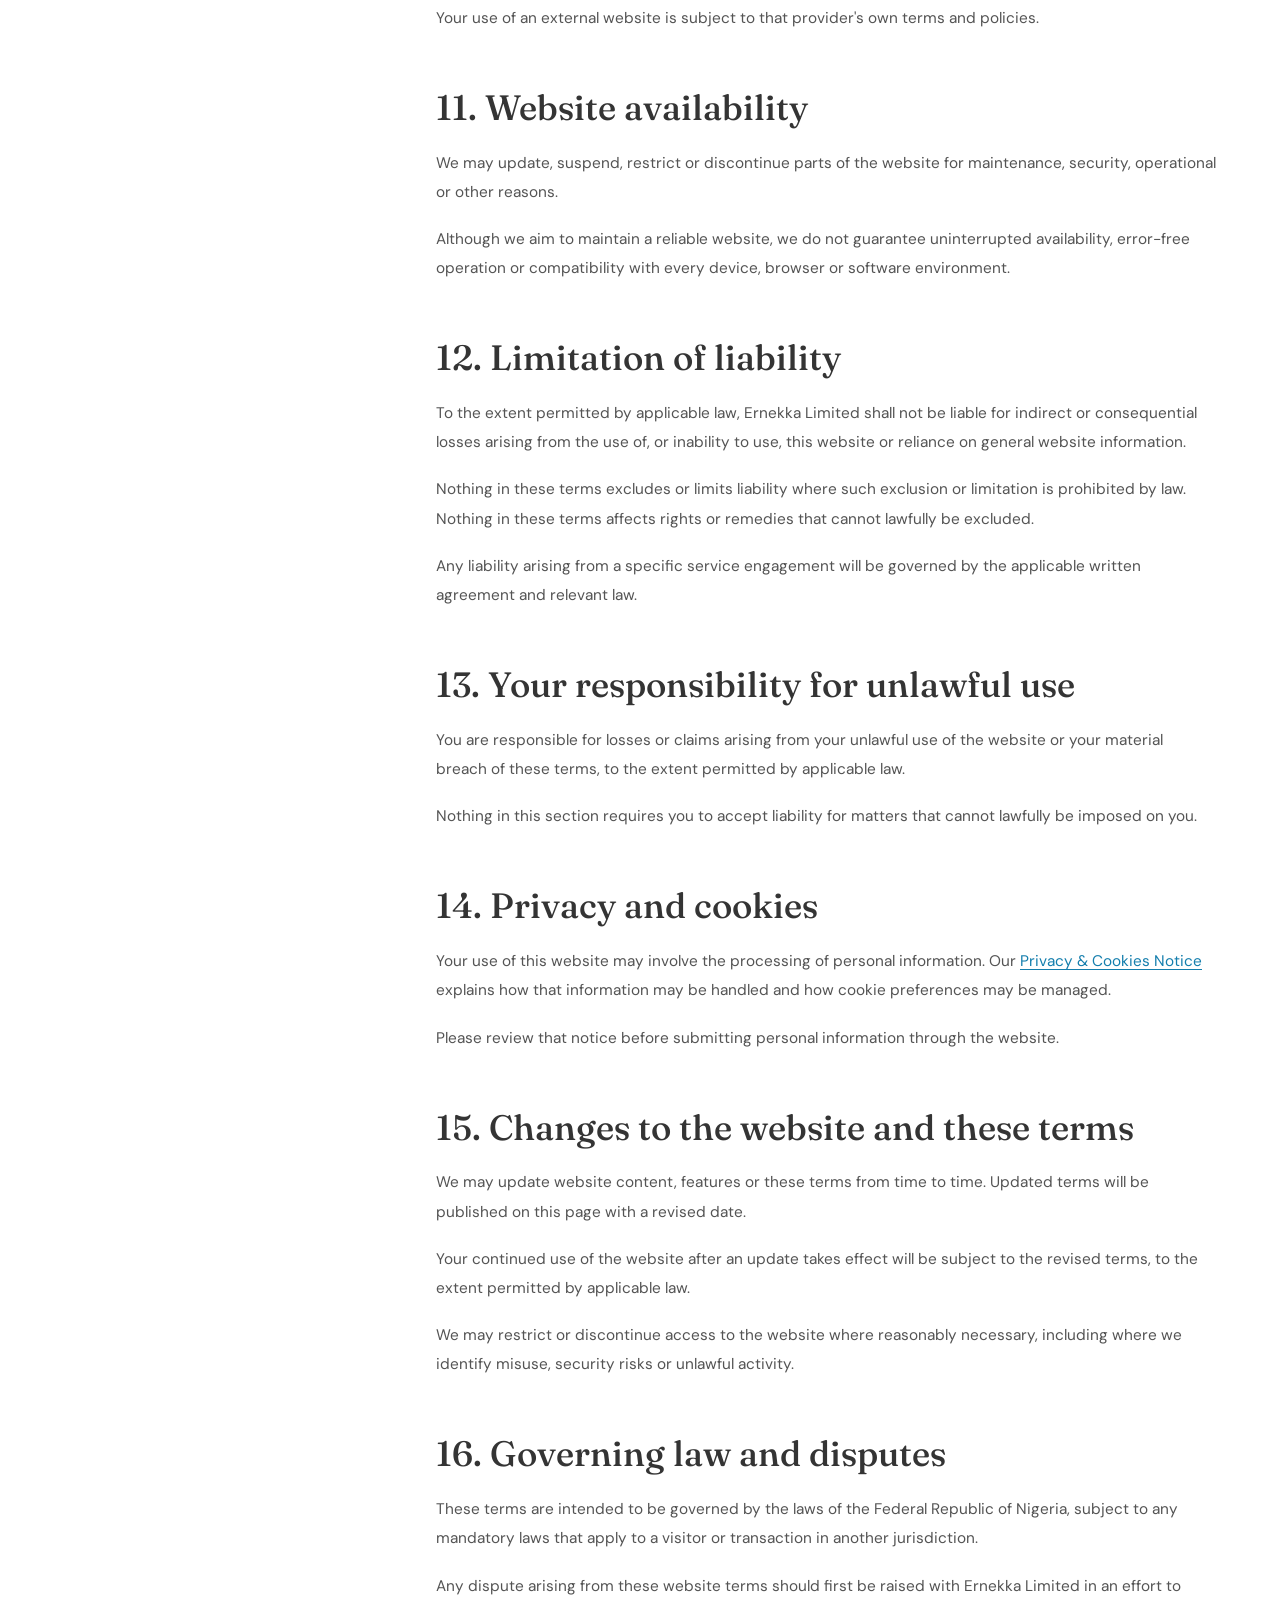
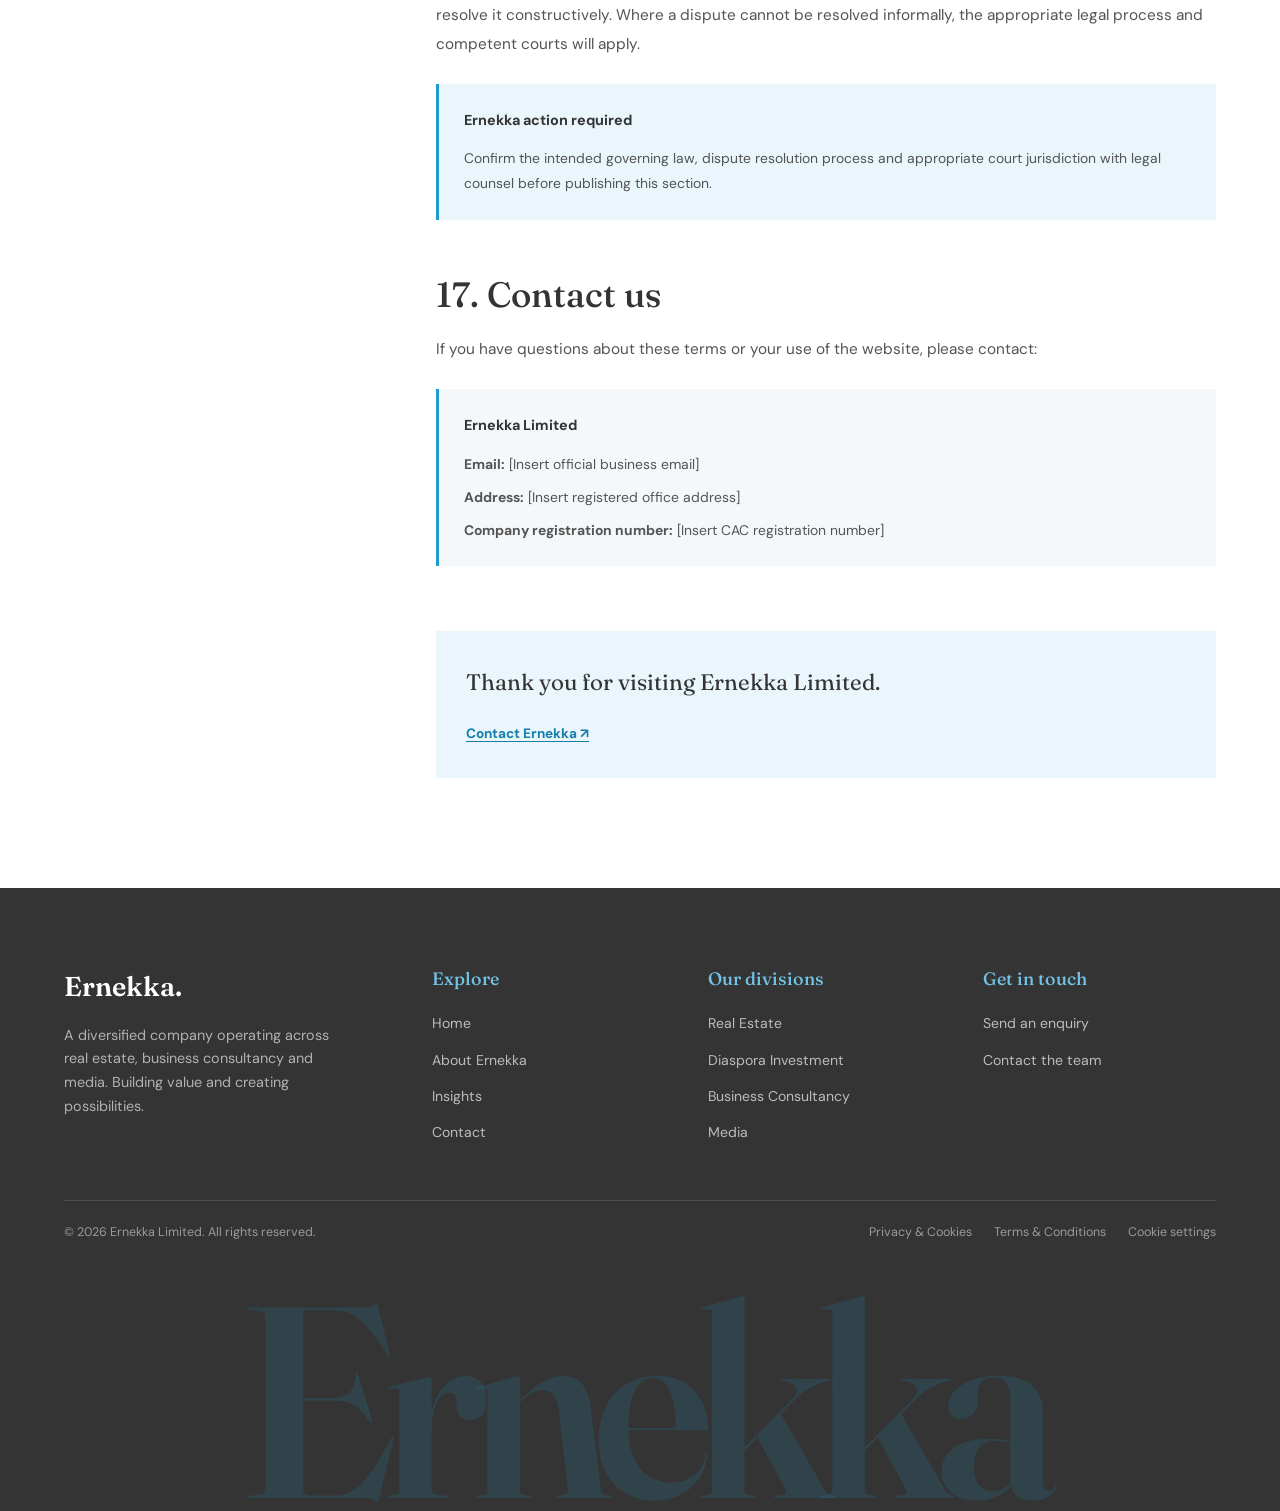
<file: ernekka-terms-conditions.html>
<!DOCTYPE html>

<html lang="en">
<head>
<meta charset="utf-8"/>
<meta content="width=device-width, initial-scale=1.0" name="viewport"/>
<title>Terms &amp; Conditions | Ernekka Limited</title>
<meta content="Read the terms governing access to and use of the Ernekka Limited website." name="description"/>
<link href="https://fonts.googleapis.com" rel="preconnect"/>
<link crossorigin="" href="https://fonts.gstatic.com" rel="preconnect"/>
<link href="https://fonts.googleapis.com/css2?family=DM+Sans:wght@400;500;600;700&amp;family=Fraunces:opsz,wght@9..144,400;9..144,500;9..144,600;9..144,700&amp;display=swap" rel="stylesheet"/>
<link href="./Assets/css/style.css" rel="stylesheet"/>
<meta content="index, follow, max-image-preview:large" name="robots"/><meta content="#1E9BD1" name="theme-color"/><meta content="en_NG" property="og:locale"/><meta content="Ernekka Limited" property="og:site_name"/><meta content="website" property="og:type"/><meta content="Terms &amp; Conditions | Ernekka Limited" property="og:title"/><meta content="Read the terms governing access to and use of the Ernekka Limited website." property="og:description"/><meta content="https://ernekka.com/ernekka-terms-conditions.html" property="og:url"/><meta content="https://ernekka.com/Assets/img/social/ernekka-social-preview.png" property="og:image"/><meta content="https://ernekka.com/Assets/img/social/ernekka-social-preview.png" property="og:image:secure_url"/><meta content="image/png" property="og:image:type"/><meta content="1200" property="og:image:width"/><meta content="630" property="og:image:height"/><meta content="Ernekka Limited — Building value. Creating possibilities. Real estate, business consultancy and media." property="og:image:alt"/><meta content="summary_large_image" name="twitter:card"/><meta content="Terms &amp; Conditions | Ernekka Limited" name="twitter:title"/><meta content="Read the terms governing access to and use of the Ernekka Limited website." name="twitter:description"/><meta content="https://ernekka.com/Assets/img/social/ernekka-social-preview.png" name="twitter:image"/><meta content="Ernekka Limited — Building value. Creating possibilities." name="twitter:image:alt"/><link href="https://ernekka.com/ernekka-terms-conditions.html" rel="canonical"/><link href="./Assets/img/favicon/favicon.ico" rel="icon" type="image/x-icon"/><link href="./Assets/img/favicon/favicon-32.png" rel="icon" sizes="32x32" type="image/png"/><link href="./Assets/img/favicon/apple-touch-icon.png" rel="apple-touch-icon" sizes="180x180"/></head>
<body class="legal-page">
<header class="site-header">
<div class="wrap nav-wrap">
<a aria-label="Ernekka home" class="brand" href="ernekka-home.html">
<img alt="Ernekka Limited" src="./Assets/img/logo/Ernekka-web-logo-100x50px.png"/>
</a>
<button aria-controls="primaryNav" aria-expanded="false" aria-label="Open navigation" class="menu-toggle" id="menuToggle">
<span></span><span></span>
</button>
<nav class="nav-links" id="primaryNav">
<a href="ernekka-home.html">Home</a>
<a href="ernekka-real-estate.html">Real Estate</a>
<a href="ernekka-business-consultancy.html">Business Consultancy</a>
<a href="ernekka-media.html">Media</a>
<a href="about-ernekka.html">About</a>
<a href="insights-ernekka.html">Insights</a>
<a class="nav-cta" href="Contact-ernekka.html">Contact us</a>
</nav>
</div>
</header>
<main>
<section class="legal-hero">
<div class="wrap">
<span class="section-eyebrow">Using our website</span>
<h1>Terms <span>&amp; Conditions</span></h1>
<p>
        These terms explain the conditions that apply when you access
        or use the Ernekka Limited website.
      </p>
<div class="legal-meta">
<span>Last updated: [Insert publication date]</span>
<span>Version 1.0</span>
</div>
</div>
</section>
<section class="legal-content-section">
<div class="wrap legal-layout">
<aside class="legal-sidebar">
<span class="legal-sidebar-label">On this page</span>
<nav aria-label="Terms contents">
<a href="#acceptance">Acceptance of terms</a>
<a href="#about-website">About this website</a>
<a href="#permitted-use">Permitted use</a>
<a href="#information">Website information</a>
<a href="#services">Our services</a>
<a href="#property">Real estate information</a>
<a href="#investment">Investment considerations</a>
<a href="#enquiries">Enquiries and submissions</a>
<a href="#intellectual-property">Intellectual property</a>
<a href="#third-party-links">Third-party links</a>
<a href="#availability">Website availability</a>
<a href="#liability">Liability</a>
<a href="#indemnity">Indemnity</a>
<a href="#privacy">Privacy</a>
<a href="#changes">Changes and termination</a>
<a href="#governing-law">Governing law</a>
<a href="#contact-terms">Contact us</a>
</nav>
</aside>
<article class="legal-document">
<div class="legal-intro">
<p>
            Welcome to the Ernekka Limited website. These Terms &amp;
            Conditions govern your access to and use of this website
            and its published content.
          </p>
<p>
            By accessing or using the website, you agree to comply
            with these terms. If you do not agree, please discontinue
            use of the website.
          </p>
</div>
<section class="legal-section" id="acceptance">
<h2>1. Acceptance of these terms</h2>
<p>
            These terms apply to visitors and users of the Ernekka
            Limited website. Additional terms may apply where you
            engage Ernekka for a particular service, participate in
            a programme or enter into a separate agreement.
          </p>
<p>
            If a separate signed agreement governs a particular
            engagement, that agreement will apply to the extent of
            any inconsistency with these general website terms.
          </p>
</section>
<section class="legal-section" id="about-website">
<h2>2. About this website</h2>
<p>
            Ernekka Limited is a diversified company operating across
            real estate, business consultancy and media.
          </p>
<p>
            This website is intended to introduce the company, provide
            general information about its divisions, publish editorial
            material and provide ways for visitors to make enquiries.
          </p>
<p>
            The website is not, by itself, a contract for the provision
            of services, an offer to sell property, an invitation to
            invest, or a guarantee that a particular service or
            opportunity is available.
          </p>
</section>
<section class="legal-section" id="permitted-use">
<h2>3. Permitted use</h2>
<p>
            You may use this website for lawful purposes and in a way
            that does not interfere with its operation or infringe
            the rights of others.
          </p>
<p>You agree not to:</p>
<ul>
<li>Use the website in violation of applicable laws or regulations.</li>
<li>Attempt to gain unauthorised access to the website, its systems or related accounts.</li>
<li>Introduce malicious code, harmful software or disruptive activity.</li>
<li>Interfere with the security, availability or proper functioning of the website.</li>
<li>Copy, reproduce, republish or commercially exploit website content without permission, except where permitted by law.</li>
<li>Misrepresent your identity or submit information that is knowingly false, misleading or unlawful.</li>
</ul>
</section>
<section class="legal-section" id="information">
<h2>4. Website information and accuracy</h2>
<p>
            We aim to keep the information on this website clear and
            useful. However, website content may be updated, changed
            or removed without prior notice.
          </p>
<p>
            Descriptions of services, processes, projects and
            opportunities are provided for general information.
            They should not be treated as a substitute for independent
            enquiries, professional advice or a written agreement
            addressing your particular circumstances.
          </p>
<p>
            If you intend to rely on information on this website
            when making a commercial, financial, property or other
            significant decision, you should seek appropriate
            confirmation and advice first.
          </p>
</section>
<section class="legal-section" id="services">
<h2>5. Services and engagements</h2>
<p>
            Ernekka operates across several business divisions.
            The nature, scope, availability and terms of any service
            will depend on the relevant engagement.
          </p>
<h3>Business consultancy</h3>
<p>
            Information about business diagnostics, strategy,
            operational support, bookkeeping support and related
            services is general in nature. The exact scope of work,
            deliverables, responsibilities, fees and timelines
            must be agreed separately.
          </p>
<h3>Media</h3>
<p>
            Information about media, content creation, marketing
            strategy and campaign support does not create an
            engagement. Any project scope, content approvals,
            usage rights, advertising spend, timelines and fees
            must be agreed in writing.
          </p>
<h3>Real estate</h3>
<p>
            Property-related services and information are subject
            to the specific property, transaction, location and
            agreed scope of work. A separate written agreement
            may be required before any service begins.
          </p>
<p>
            No service is considered formally engaged merely
            because you have visited the website, submitted an
            enquiry or received general information from us.
          </p>
</section>
<section class="legal-section" id="property">
<h2>6. Real estate information</h2>
<p>
            Property information published or discussed through
            the website may be general, illustrative or subject
            to change.
          </p>
<p>
            Property details, availability, pricing, ownership
            information, planning status, location descriptions
            and other transaction information should be independently
            confirmed before any commitment is made.
          </p>
<p>
            You should obtain appropriate legal, technical, financial
            and other professional advice relevant to a proposed
            property transaction.
          </p>
<p>
            Unless expressly agreed in a separate written engagement,
            no statement on this website should be interpreted as
            a guarantee that a property has been independently
            inspected, verified, approved or cleared for purchase.
          </p>
</section>
<section class="legal-section" id="investment">
<h2>7. Investment considerations</h2>
<p>
            References to property investment or investment-related
            opportunities are provided for general informational
            purposes. They do not constitute personalised financial,
            legal, tax or investment advice.
          </p>
<p>
            Property values, rental income, returns, costs and
            transaction outcomes may change and are not guaranteed.
            Past performance, where discussed, is not a guarantee
            of future results.
          </p>
<p>
            You are responsible for conducting appropriate due
            diligence and obtaining independent advice before
            making an investment or property decision.
          </p>
<p>
            Any fees, payment stages, responsibilities, verification
            processes or transaction arrangements must be set out
            in the relevant written documentation. Do not rely on
            general website descriptions as confirmation of those
            arrangements.
          </p>
</section>
<section class="legal-section" id="enquiries">
<h2>8. Enquiries and information submitted to us</h2>
<p>
            When submitting an enquiry through the website or
            contacting us through another channel, you should
            provide information that is accurate and relevant
            to your request.
          </p>
<p>
            Submitting an enquiry does not create a client
            relationship, guarantee a response within a
            particular period or oblige Ernekka to accept
            a proposed engagement.
          </p>
<p>
            Please do not submit confidential, sensitive or
            commercially restricted material through a general
            enquiry form unless we have expressly agreed on
            an appropriate method for receiving it.
          </p>
<p>
            Information submitted through the website will be
            handled in accordance with our
            <a href="ernekka-privacy-cookies.html">Privacy &amp; Cookies Notice</a>.
          </p>
</section>
<section class="legal-section" id="intellectual-property">
<h2>9. Intellectual property</h2>
<p>
            Unless otherwise stated, the website and its original
            content, including text, visual designs, graphics,
            branding, logos and other materials, are owned by
            or used under licence by Ernekka Limited.
          </p>
<p>
            You may view and use website content for personal,
            non-commercial reference. You must not reproduce,
            distribute, modify, publish, commercially exploit
            or create derivative works from protected materials
            without prior permission, except where permitted
            by applicable law.
          </p>
<p>
            Third-party names, trademarks, images and materials
            remain the property of their respective owners and
            may be subject to separate usage conditions.
          </p>
</section>
<section class="legal-section" id="third-party-links">
<h2>10. Third-party websites and links</h2>
<p>
            Our website may contain links to third-party websites,
            platforms or resources for convenience or additional
            information.
          </p>
<p>
            We do not control those external websites and are
            not responsible for their content, availability,
            security, privacy practices or terms. A link does
            not necessarily mean that Ernekka endorses the
            linked organisation or its services.
          </p>
<p>
            Your use of an external website is subject to
            that provider's own terms and policies.
          </p>
</section>
<section class="legal-section" id="availability">
<h2>11. Website availability</h2>
<p>
            We may update, suspend, restrict or discontinue
            parts of the website for maintenance, security,
            operational or other reasons.
          </p>
<p>
            Although we aim to maintain a reliable website,
            we do not guarantee uninterrupted availability,
            error-free operation or compatibility with every
            device, browser or software environment.
          </p>
</section>
<section class="legal-section" id="liability">
<h2>12. Limitation of liability</h2>
<p>
            To the extent permitted by applicable law, Ernekka
            Limited shall not be liable for indirect or
            consequential losses arising from the use of,
            or inability to use, this website or reliance
            on general website information.
          </p>
<p>
            Nothing in these terms excludes or limits liability
            where such exclusion or limitation is prohibited
            by law. Nothing in these terms affects rights or
            remedies that cannot lawfully be excluded.
          </p>
<p>
            Any liability arising from a specific service
            engagement will be governed by the applicable
            written agreement and relevant law.
          </p>
</section>
<section class="legal-section" id="indemnity">
<h2>13. Your responsibility for unlawful use</h2>
<p>
            You are responsible for losses or claims arising
            from your unlawful use of the website or your
            material breach of these terms, to the extent
            permitted by applicable law.
          </p>
<p>
            Nothing in this section requires you to accept
            liability for matters that cannot lawfully be
            imposed on you.
          </p>
</section>
<section class="legal-section" id="privacy">
<h2>14. Privacy and cookies</h2>
<p>
            Your use of this website may involve the processing
            of personal information. Our
            <a href="ernekka-privacy-cookies.html">Privacy &amp; Cookies Notice</a>
            explains how that information may be handled and
            how cookie preferences may be managed.
          </p>
<p>
            Please review that notice before submitting
            personal information through the website.
          </p>
</section>
<section class="legal-section" id="changes">
<h2>15. Changes to the website and these terms</h2>
<p>
            We may update website content, features or these
            terms from time to time. Updated terms will be
            published on this page with a revised date.
          </p>
<p>
            Your continued use of the website after an update
            takes effect will be subject to the revised terms,
            to the extent permitted by applicable law.
          </p>
<p>
            We may restrict or discontinue access to the
            website where reasonably necessary, including
            where we identify misuse, security risks or
            unlawful activity.
          </p>
</section>
<section class="legal-section" id="governing-law">
<h2>16. Governing law and disputes</h2>
<p>
            These terms are intended to be governed by the
            laws of the Federal Republic of Nigeria, subject
            to any mandatory laws that apply to a visitor
            or transaction in another jurisdiction.
          </p>
<p>
            Any dispute arising from these website terms
            should first be raised with Ernekka Limited
            in an effort to resolve it constructively.
            Where a dispute cannot be resolved informally,
            the appropriate legal process and competent
            courts will apply.
          </p>
<div class="legal-review-note">
<strong>Ernekka action required</strong>
<p>
              Confirm the intended governing law, dispute
              resolution process and appropriate court
              jurisdiction with legal counsel before
              publishing this section.
            </p>
</div>
</section>
<section class="legal-section" id="contact-terms">
<h2>17. Contact us</h2>
<p>
            If you have questions about these terms or
            your use of the website, please contact:
          </p>
<div class="legal-info-panel">
<strong>Ernekka Limited</strong>
<p><b>Email:</b> [Insert official business email]</p>
<p><b>Address:</b> [Insert registered office address]</p>
<p><b>Company registration number:</b> [Insert CAC registration number]</p>
</div>
</section>
<div class="legal-end-note">
<p>
            Thank you for visiting Ernekka Limited.
          </p>
<a href="Contact-ernekka.html">Contact Ernekka ↗</a>
</div>
</article>
</div>
</section>
</main>
<footer class="site-footer">
<div class="wrap">
<div class="footer-grid">
<div>
<a class="footer-brand" href="ernekka-home.html">Ernekka.</a>
<p class="footer-about">
          A diversified company operating across real estate,
          business consultancy and media. Building value and creating possibilities.
        </p>
</div>
<div class="footer-column">
<h2>Explore</h2>
<ul>
<li><a href="ernekka-home.html">Home</a></li>
<li><a href="about-ernekka.html">About Ernekka</a></li>
<li><a href="insights-ernekka.html">Insights</a></li>
<li><a href="Contact-ernekka.html">Contact</a></li>
</ul>
</div>
<div class="footer-column">
<h2>Our divisions</h2>
<ul>
<li><a href="ernekka-real-estate.html">Real Estate</a></li>
<li><a href="ernekka-diaspora-investment.html">Diaspora Investment</a></li>
<li><a href="ernekka-business-consultancy.html">Business Consultancy</a></li>
<li><a href="ernekka-media.html">Media</a></li>
</ul>
</div>
<div class="footer-column">
<h2>Get in touch</h2>
<ul>
<li><a href="Contact-ernekka.html">Send an enquiry</a></li>
<li><a href="Contact-ernekka.html">Contact the team</a></li>
</ul>
</div>
</div>
<div class="footer-bottom">
<p>© <span id="currentYear"></span> Ernekka Limited. All rights reserved.</p>
<div class="footer-legal">
<a href="ernekka-privacy-cookies.html">Privacy &amp; Cookies</a>
<a href="ernekka-terms-conditions.html">Terms &amp; Conditions</a>
</div>
</div>
</div>
<div aria-hidden="true" class="wordmark">Ernekka</div>
</footer>
<button aria-label="Back to top" class="back-to-top" id="backToTop" title="Back to top">↑</button>
<script src="./Assets/js/legal.js"></script>
<script defer="" src="./Assets/js/cookie-consent.js"></script>
</body>
</html>
</file>
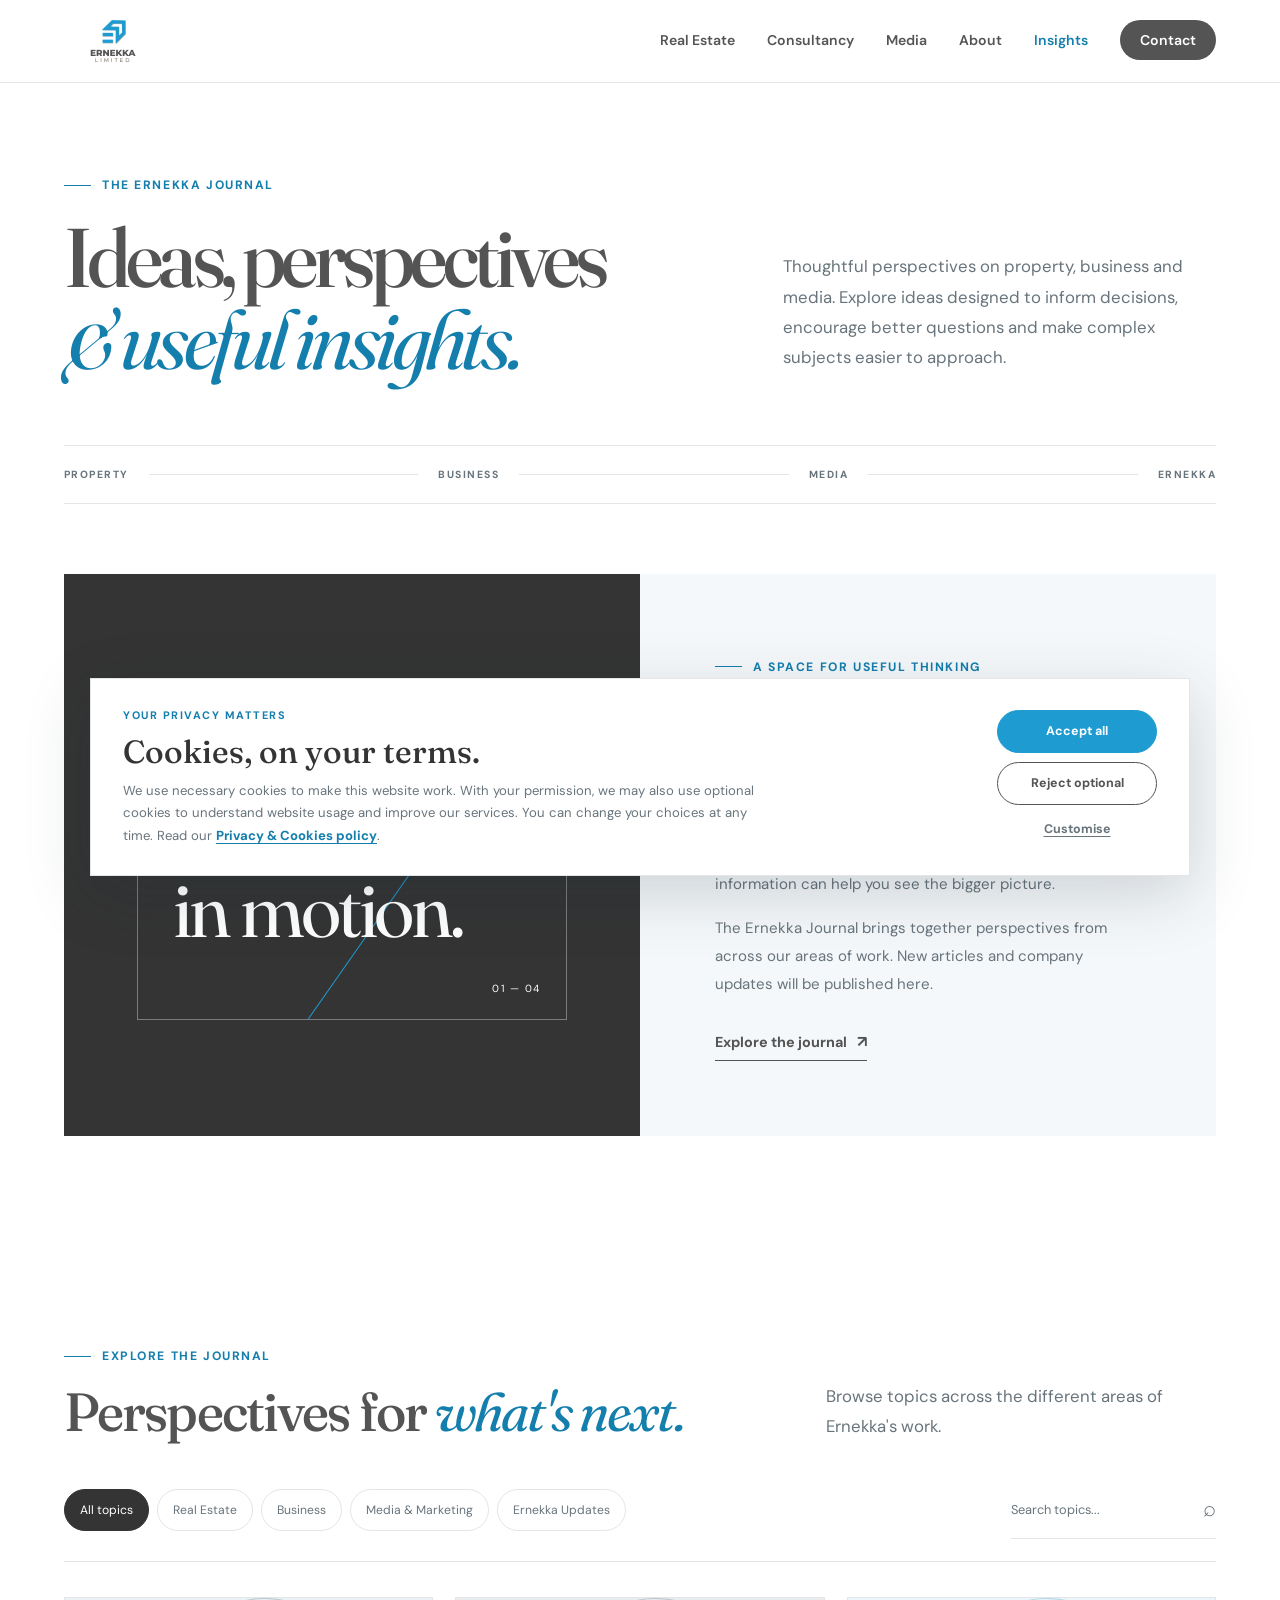
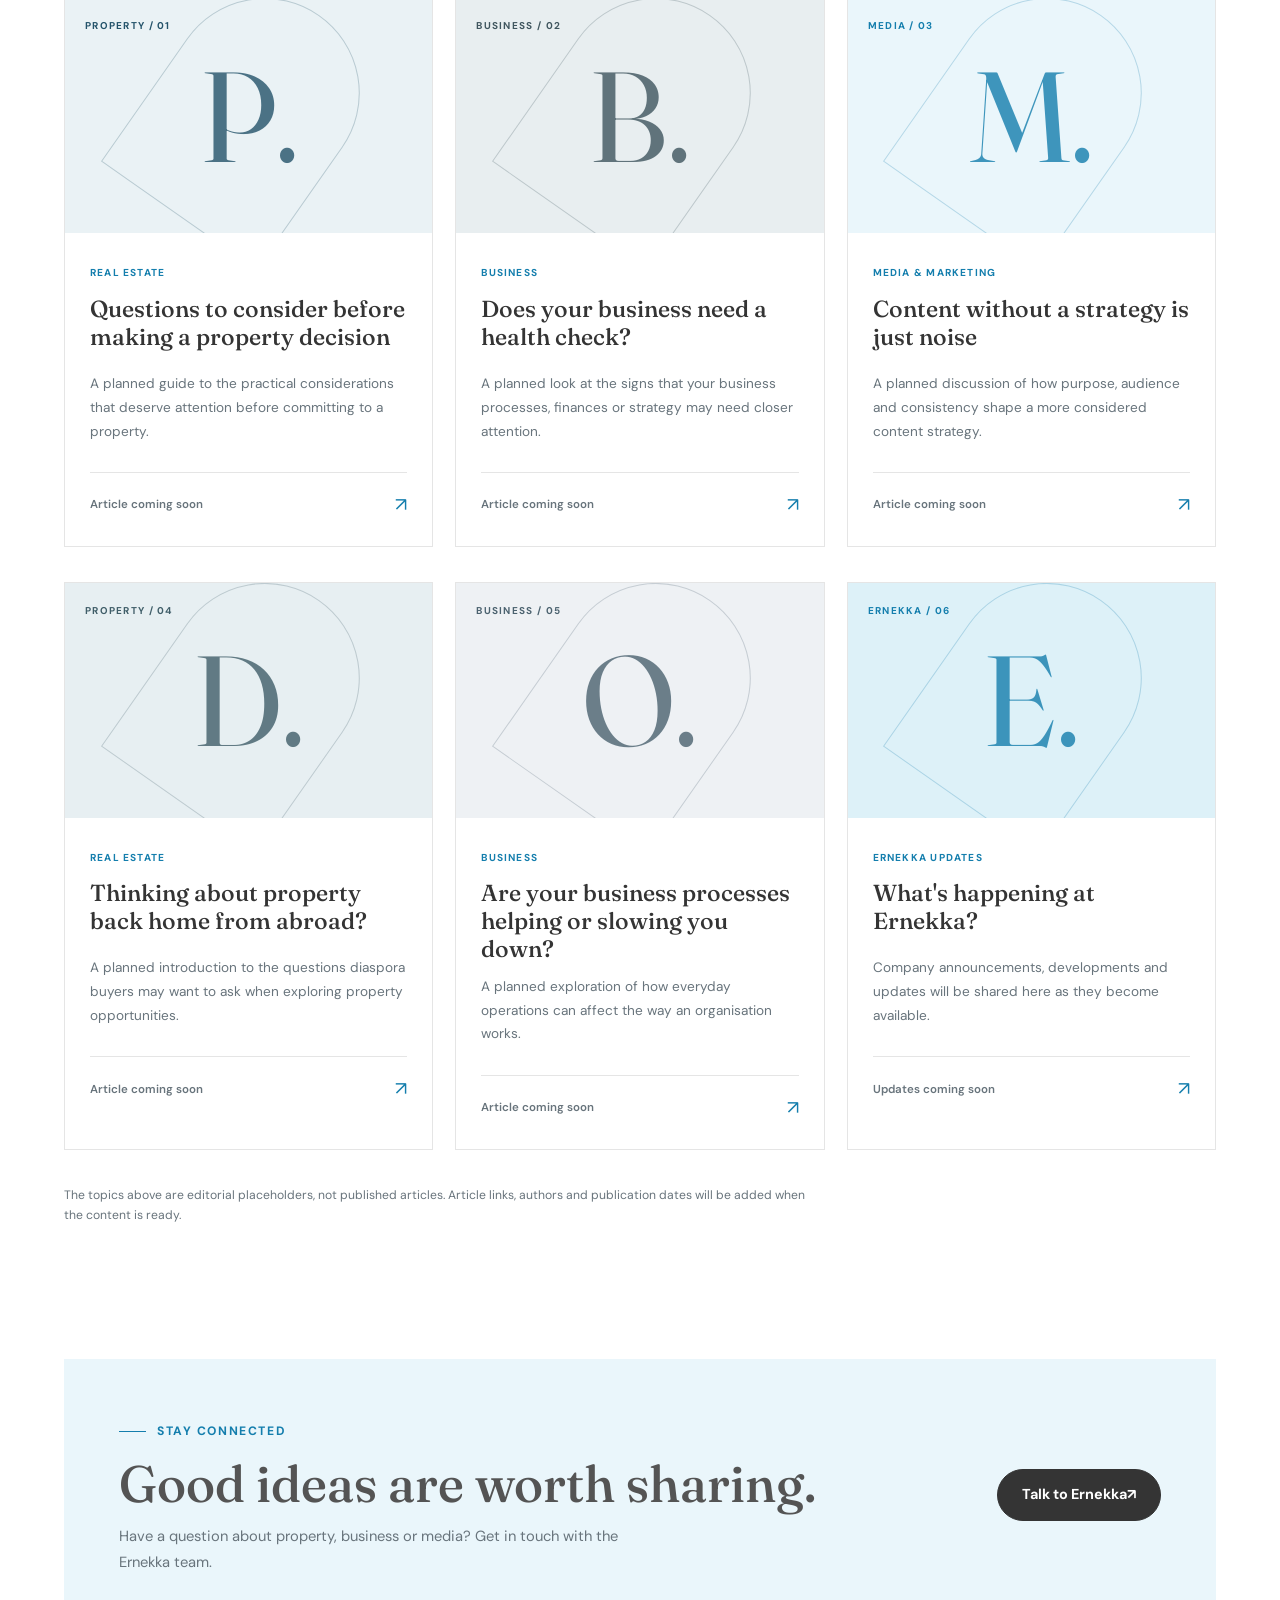
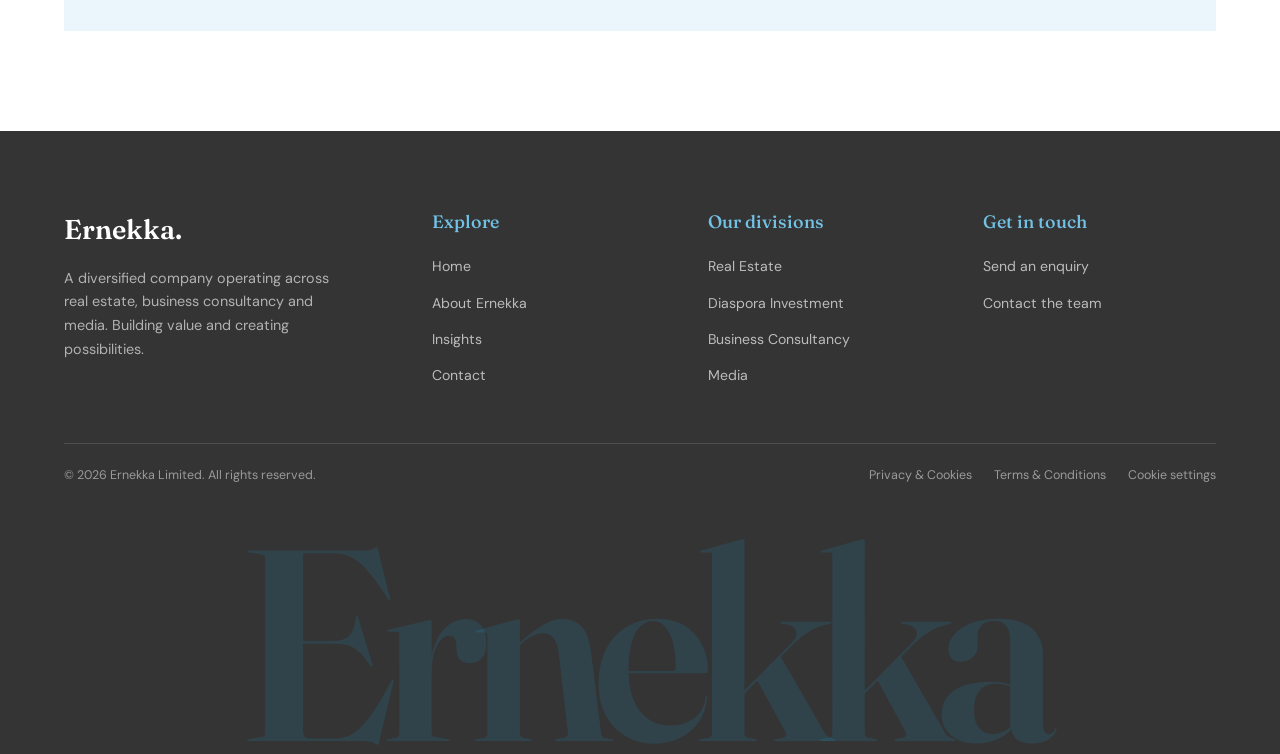
<file: insights-ernekka.html>
<!DOCTYPE html>

<html lang="en">
<head>
<meta charset="utf-8"/>
<meta content="width=device-width, initial-scale=1.0" name="viewport"/>
<meta content="Explore property, business and media insights from Ernekka Limited. Practical perspectives, ideas and company updates." name="description"/>
<meta content="#1E9BD1" name="theme-color"/>
<title>Insights &amp; Journal | Ernekka Limited</title>
<link href="./Assets/css/style.css" rel="stylesheet"/>
<link href="https://fonts.googleapis.com" rel="preconnect"/>
<link crossorigin="" href="https://fonts.gstatic.com" rel="preconnect"/>
<link href="https://fonts.googleapis.com/css2?family=DM+Sans:wght@400;500;600;700&amp;family=Fraunces:opsz,wght@9..144,400;9..144,500;9..144,600&amp;display=swap" rel="stylesheet"/>
<meta content="index, follow, max-image-preview:large" name="robots"/><meta content="en_NG" property="og:locale"/><meta content="Ernekka Limited" property="og:site_name"/><meta content="website" property="og:type"/><meta content="Insights &amp; Journal | Ernekka Limited" property="og:title"/><meta content="Explore property, business and media insights from Ernekka Limited. Practical perspectives, ideas and company updates." property="og:description"/><meta content="https://ernekka.com/insights-ernekka.html" property="og:url"/><meta content="https://ernekka.com/Assets/img/social/ernekka-social-preview.png" property="og:image"/><meta content="https://ernekka.com/Assets/img/social/ernekka-social-preview.png" property="og:image:secure_url"/><meta content="image/png" property="og:image:type"/><meta content="1200" property="og:image:width"/><meta content="630" property="og:image:height"/><meta content="Ernekka Limited — Building value. Creating possibilities. Real estate, business consultancy and media." property="og:image:alt"/><meta content="summary_large_image" name="twitter:card"/><meta content="Insights &amp; Journal | Ernekka Limited" name="twitter:title"/><meta content="Explore property, business and media insights from Ernekka Limited. Practical perspectives, ideas and company updates." name="twitter:description"/><meta content="https://ernekka.com/Assets/img/social/ernekka-social-preview.png" name="twitter:image"/><meta content="Ernekka Limited — Building value. Creating possibilities." name="twitter:image:alt"/><link href="https://ernekka.com/insights-ernekka.html" rel="canonical"/><link href="./Assets/img/favicon/favicon.ico" rel="icon" type="image/x-icon"/><link href="./Assets/img/favicon/favicon-32.png" rel="icon" sizes="32x32" type="image/png"/><link href="./Assets/img/favicon/apple-touch-icon.png" rel="apple-touch-icon" sizes="180x180"/></head>
<body>
<a class="skip-link" href="#main">Skip to content</a>
<!-- HEADER -->
<header class="site-header">
<div class="wrap nav-wrap">
<a aria-label="Ernekka Limited home" class="brand" href="ernekka-home.html">
<img alt="Ernekka Limited" src="./Assets/img/logo/Ernekka-web-logo-100x50px.png"/>
</a>
<button aria-controls="primaryNav" aria-expanded="false" aria-label="Open navigation" class="menu-toggle" id="menuToggle" type="button">☰</button>
<nav aria-label="Main navigation">
<ul class="nav-links" id="primaryNav">
<li><a href="ernekka-real-estate.html">Real Estate</a></li>
<li><a href="ernekka-business-consultancy.html">Consultancy</a></li>
<li><a href="ernekka-media.html">Media</a></li>
<li><a href="about-ernekka.html">About</a></li>
<li><a aria-current="page" href="insights-ernekka.html">Insights</a></li>
<li><a class="nav-contact" href="Contact-ernekka.html">Contact</a></li>
</ul>
</nav>
</div>
</header>
<main id="main">
<!-- HERO -->
<section class="section insights-hero">
<div class="wrap">
<div class="insights-hero-top">
<div>
<span class="eyebrow">The Ernekka Journal</span>
<h1>
              Ideas, perspectives<br/>
<em>&amp; useful insights.</em>
</h1>
</div>
<p class="lede">
            Thoughtful perspectives on property, business and media.
            Explore ideas designed to inform decisions, encourage
            better questions and make complex subjects easier to approach.
          </p>
</div>
<div class="insights-hero-bottom">
<span>PROPERTY</span>
<span class="insights-hero-line"></span>
<span>BUSINESS</span>
<span class="insights-hero-line"></span>
<span>MEDIA</span>
<span class="insights-hero-line"></span>
<span>ERNEKKA</span>
</div>
</div>
</section>
<!-- FEATURED / EDITORIAL INTRO -->
<section class="section insights-featured">
<div class="wrap">
<div class="insights-featured-card">
<div class="insights-featured-visual">
<div class="insights-featured-art">
<span class="insights-art-small">THE ERNEKKA JOURNAL</span>
<span class="insights-art-large">Ideas<br/>in motion.</span>
<span class="insights-art-number">01 — 04</span>
<div class="insights-art-circle"></div>
</div>
</div>
<div class="insights-featured-copy">
<span class="eyebrow">A space for useful thinking</span>
<h2>Good decisions begin with better questions.</h2>
<p>
              Whether you're considering a property decision,
              strengthening a business or building a brand, the right
              information can help you see the bigger picture.
            </p>
<p>
              The Ernekka Journal brings together perspectives from
              across our areas of work. New articles and company updates
              will be published here.
            </p>
<a class="text-link" href="#latest-insights">
              Explore the journal
            </a>
</div>
</div>
</div>
</section>
<!-- ARTICLE LIBRARY -->
<section class="section insights-library" id="latest-insights">
<div class="wrap">
<div class="insights-library-heading">
<div>
<span class="eyebrow">Explore the journal</span>
<h2 class="heading">Perspectives for <em>what's next.</em></h2>
</div>
<p class="lede">
            Browse topics across the different areas of Ernekka's work.
          </p>
</div>
<!-- FILTERS -->
<div class="insights-controls">
<div aria-label="Filter articles by category" class="insights-filters" role="group">
<button aria-pressed="true" class="insight-filter active" data-filter="all" type="button">All topics</button>
<button aria-pressed="false" class="insight-filter" data-filter="real-estate" type="button">Real Estate</button>
<button aria-pressed="false" class="insight-filter" data-filter="business" type="button">Business</button>
<button aria-pressed="false" class="insight-filter" data-filter="media" type="button">Media &amp; Marketing</button>
<button aria-pressed="false" class="insight-filter" data-filter="updates" type="button">Ernekka Updates</button>
</div>
<label class="insights-search">
<span class="sr-only">Search journal topics</span>
<input autocomplete="off" id="insightsSearch" placeholder="Search topics..." type="search"/>
<span aria-hidden="true">⌕</span>
</label>
</div>
<!-- ARTICLE CARDS -->
<div class="insights-grid" id="insightsGrid">
<article class="insight-card" data-category="real-estate" data-search="property investment questions before buying">
<div class="insight-card-visual insight-visual-property">
<span class="insight-visual-label">PROPERTY / 01</span>
<div class="insight-visual-shape"></div>
<span class="insight-visual-letter">P.</span>
</div>
<div class="insight-card-content">
<span class="insight-category">REAL ESTATE</span>
<h3>Questions to consider before making a property decision</h3>
<p>A planned guide to the practical considerations that deserve attention before committing to a property.</p>
<div class="insight-card-footer">
<span class="insight-coming-soon">Article coming soon</span>
<span aria-hidden="true">↗</span>
</div>
</div>
</article>
<article class="insight-card" data-category="business" data-search="business health check signs business needs review">
<div class="insight-card-visual insight-visual-business">
<span class="insight-visual-label">BUSINESS / 02</span>
<div class="insight-visual-shape"></div>
<span class="insight-visual-letter">B.</span>
</div>
<div class="insight-card-content">
<span class="insight-category">BUSINESS</span>
<h3>Does your business need a health check?</h3>
<p>A planned look at the signs that your business processes, finances or strategy may need closer attention.</p>
<div class="insight-card-footer">
<span class="insight-coming-soon">Article coming soon</span>
<span aria-hidden="true">↗</span>
</div>
</div>
</article>
<article class="insight-card" data-category="media" data-search="content strategy social media brand communication">
<div class="insight-card-visual insight-visual-media">
<span class="insight-visual-label">MEDIA / 03</span>
<div class="insight-visual-shape"></div>
<span class="insight-visual-letter">M.</span>
</div>
<div class="insight-card-content">
<span class="insight-category">MEDIA &amp; MARKETING</span>
<h3>Content without a strategy is just noise</h3>
<p>A planned discussion of how purpose, audience and consistency shape a more considered content strategy.</p>
<div class="insight-card-footer">
<span class="insight-coming-soon">Article coming soon</span>
<span aria-hidden="true">↗</span>
</div>
</div>
</article>
<article class="insight-card" data-category="real-estate" data-search="diaspora investment property overseas Nigeria">
<div class="insight-card-visual insight-visual-diaspora">
<span class="insight-visual-label">PROPERTY / 04</span>
<div class="insight-visual-shape"></div>
<span class="insight-visual-letter">D.</span>
</div>
<div class="insight-card-content">
<span class="insight-category">REAL ESTATE</span>
<h3>Thinking about property back home from abroad?</h3>
<p>A planned introduction to the questions diaspora buyers may want to ask when exploring property opportunities.</p>
<div class="insight-card-footer">
<span class="insight-coming-soon">Article coming soon</span>
<span aria-hidden="true">↗</span>
</div>
</div>
</article>
<article class="insight-card" data-category="business" data-search="business operations processes organisation growth">
<div class="insight-card-visual insight-visual-operations">
<span class="insight-visual-label">BUSINESS / 05</span>
<div class="insight-visual-shape"></div>
<span class="insight-visual-letter">O.</span>
</div>
<div class="insight-card-content">
<span class="insight-category">BUSINESS</span>
<h3>Are your business processes helping or slowing you down?</h3>
<p>A planned exploration of how everyday operations can affect the way an organisation works.</p>
<div class="insight-card-footer">
<span class="insight-coming-soon">Article coming soon</span>
<span aria-hidden="true">↗</span>
</div>
</div>
</article>
<article class="insight-card" data-category="updates" data-search="Ernekka company news announcements updates">
<div class="insight-card-visual insight-visual-updates">
<span class="insight-visual-label">ERNEKKA / 06</span>
<div class="insight-visual-shape"></div>
<span class="insight-visual-letter">E.</span>
</div>
<div class="insight-card-content">
<span class="insight-category">ERNEKKA UPDATES</span>
<h3>What's happening at Ernekka?</h3>
<p>Company announcements, developments and updates will be shared here as they become available.</p>
<div class="insight-card-footer">
<span class="insight-coming-soon">Updates coming soon</span>
<span aria-hidden="true">↗</span>
</div>
</div>
</article>
</div>
<p class="insights-empty" hidden="" id="insightsEmpty">
          No topics match your search. Try another keyword or category.
        </p>
<p class="insights-editorial-note">
          The topics above are editorial placeholders, not published articles.
          Article links, authors and publication dates will be added when
          the content is ready.
        </p>
</div>
</section>
<!-- NEWSLETTER / CONTACT CTA -->
<section class="section insights-subscribe">
<div class="wrap">
<div class="insights-subscribe-panel">
<div>
<span class="eyebrow">Stay connected</span>
<h2>Good ideas are worth sharing.</h2>
<p>
              Have a question about property, business or media?
              Get in touch with the Ernekka team.
            </p>
</div>
<a class="button" href="Contact-ernekka.html">
            Talk to Ernekka <span aria-hidden="true">↗</span>
</a>
</div>
</div>
</section>
</main>
<!-- FOOTER: SHARED SITE STRUCTURE -->
<footer class="site-footer">
<div class="wrap">
<div class="footer-grid">
<div>
<a class="footer-brand" href="ernekka-home.html">Ernekka.</a>
<p class="footer-about">
            A diversified company operating across real estate,
            business consultancy and media. Building value and
            creating possibilities.
          </p>
</div>
<div class="footer-column">
<h2>Explore</h2>
<ul>
<li><a href="ernekka-home.html">Home</a></li>
<li><a href="about-ernekka.html">About Ernekka</a></li>
<li><a href="insights-ernekka.html">Insights</a></li>
<li><a href="Contact-ernekka.html">Contact</a></li>
</ul>
</div>
<div class="footer-column">
<h2>Our divisions</h2>
<ul>
<li><a href="ernekka-real-estate.html">Real Estate</a></li>
<li><a href="ernekka-diaspora-investment.html">Diaspora Investment</a></li>
<li><a href="ernekka-business-consultancy.html">Business Consultancy</a></li>
<li><a href="ernekka-media.html">Media</a></li>
</ul>
</div>
<div class="footer-column">
<h2>Get in touch</h2>
<ul>
<li><a href="Contact-ernekka.html">Send an enquiry</a></li>
<li><a href="Contact-ernekka.html">Contact the team</a></li>
</ul>
</div>
</div>
<div class="footer-bottom">
<p>
          © <span id="currentYear"></span> Ernekka Limited.
          All rights reserved.
        </p>
<div class="footer-legal">
<a href="ernekka-privacy-cookies.html">Privacy &amp; Cookies</a>
<a href="ernekka-terms-conditions.html">Terms &amp; Conditions</a>
</div>
</div>
</div>
<div aria-hidden="true" class="wordmark">Ernekka</div>
</footer>
<button aria-label="Back to top" class="back-to-top" id="backToTop" title="Back to top" type="button">↑</button>
<script src="./Assets/js/insights.js"></script>
<script defer="" src="./Assets/js/cookie-consent.js"></script>
</body>
</html>
</file>
<file: Assets/css/style.css>
:root {
  /* Core brand identity */
  --ink: #545454;
  --deep: #343434;

  /* Brand blue */
  --blue: #1E9BD1;
  --blue-dark: #147EAD;
  --blue-light: #72C2E5;

  /* Legacy gold variables: remapped to brand blue */
  --gold: #1E9BD1;
  --gold-light: #72C2E5;
  --gold-dark: #147EAD;

  /* Backgrounds */
  --white: #FFFFFF;
  --paper: #F5F8FA;
  --sky: #EAF6FB;

  /* Text and interface */
  --muted: #68747C;
  --line: rgba(84, 84, 84, .15);

  /* Typography */
  --display: 'Fraunces', Georgia, serif;
  --body: 'DM Sans', system-ui, sans-serif;

  /* Layout */
  --wrap: 1180px;
  --pill: 999px 999px 0 0;
}


    *, *::before, *::after { box-sizing: border-box; margin: 0; padding: 0; }
    html { scroll-behavior: smooth; scroll-padding-top: 100px; }
    body { background: var(--white); color: var(--ink); font-family: var(--body); line-height: 1.65; overflow-x: hidden; }
    body, button, a { -webkit-tap-highlight-color: transparent; }
    a { color: inherit; text-decoration: none; }
    img { display: block; max-width: 100%; }
    button { font: inherit; }
    ul { list-style: none; }
    .wrap { width: min(90%, var(--wrap)); margin-inline: auto; }
    .section { padding: 108px 0; }
    .eyebrow { display: inline-flex; align-items: center; gap: 11px; color: var(--gold-dark); font-size: .76rem; font-weight: 700; letter-spacing: .13em; text-transform: uppercase; }
    .eyebrow::before { content: ''; width: 27px; height: 1px; background: currentColor; }
    .heading { font-family: var(--display); font-size: clamp(2.35rem, 4.2vw, 3.7rem); font-weight: 500; line-height: 1.08; letter-spacing: -.035em; }
    .lede { max-width: 560px; color: var(--muted); font-size: 1.05rem; line-height: 1.8; }
    .text-link { display: inline-flex; align-items: center; gap: 10px; width: fit-content; font-size: .9rem; font-weight: 700; border-bottom: 1px solid currentColor; padding-bottom: 4px; transition: gap .2s ease, color .2s ease; }
    .text-link::after { content: '↗'; font-size: 1rem; }
    .text-link:hover { gap: 15px; }
    .button { display: inline-flex; justify-content: center; align-items: center; min-height: 50px; padding: 13px 24px; border: 1px solid var(--ink); border-radius: 999px; font-size: .9rem; font-weight: 700; transition: background .2s ease, color .2s ease, border-color .2s ease; }
    .button-primary { background: var(--ink); color: var(--white); }
    .button-primary:hover { background: var(--deep); border-color: var(--deep); color: var(--gold-light); }
    .button-outline:hover { background: var(--ink); color: var(--white); }
    :focus-visible { outline: 3px solid var(--blue); outline-offset: 4px; }
    .skip-link { position: absolute; top: -60px; left: 16px; z-index: 100; padding: 10px 15px; background: var(--ink); color: var(--white); }
    .skip-link:focus { top: 12px; }

    /* Navigation */
    .site-header { position: sticky; top: 0; z-index: 20; background: rgba(255,255,255,.96); border-bottom: 1px solid var(--line); backdrop-filter: blur(14px); }
    .nav-wrap { min-height: 82px; display: flex; align-items: center; justify-content: space-between; gap: 28px; }
    .brand { display: inline-flex; align-items: center; font-family: var(--display); font-size: 1.65rem; font-weight: 600; letter-spacing: -.035em; }
    .brand-mark { color: var(--gold); }
    .nav-links { display: flex; align-items: center; gap: clamp(18px, 2.5vw, 34px); font-size: .88rem; font-weight: 600; }
    .nav-links a:not(.nav-contact):hover { color: var(--blue); }
    .nav-contact { padding: 11px 20px; border-radius: 999px; background: var(--ink); color: var(--white); }
    .nav-contact:hover { background: var(--deep); color: var(--gold-light); }
    .menu-toggle { display: none; width: 44px; height: 44px; border: 1px solid var(--line); border-radius: 50%; background: var(--white); color: var(--ink); cursor: pointer; font-size: 1.3rem; }

    /* Hero */
    .hero { padding: 68px 0 34px; overflow: hidden; }
    .hero-grid { display: grid; grid-template-columns: 1.02fr .98fr; align-items: end; gap: clamp(35px, 6vw, 76px); }
    .hero-copy { padding: 0 0 78px; }
    .hero h1 { max-width: 650px; margin-top: 22px; font-family: var(--display); font-size: clamp(3.3rem, 6.5vw, 6rem); font-weight: 500; line-height: .99; letter-spacing: -.055em; }
    .hero h1 em { color: var(--gold-dark); font-weight: 400; }
    .hero-copy .lede { margin: 27px 0 32px; max-width: 500px; }
    .hero-actions { display: flex; flex-wrap: wrap; gap: 12px; }
    .hero-visual { position: relative; height: clamp(430px, 48vw, 590px); min-width: 0; }
    .hero-outline { position: absolute; left: 0; bottom: 0; width: 59%; height: 84%; border: 1px solid var(--gold); border-radius: var(--pill); }
    .hero-photo { position: absolute; right: 0; bottom: 0; z-index: 1; width: 72%; height: 100%; overflow: hidden; border-radius: var(--pill); background: var(--paper); animation: reveal 1.1s cubic-bezier(.2,.7,.2,1) both; }
    .hero-photo img { width: 100%; height: 100%; object-fit: cover; }
    .hero-note { position: absolute; z-index: 2; left: 4%; bottom: 7%; width: 37%; min-height: 175px; display: flex; align-items: flex-end; padding: 24px; background: var(--ink); color: var(--white); font-family: var(--display); font-size: 1.18rem; line-height: 1.35; }
    .hero-note::before { content: ''; position: absolute; top: 22px; left: 24px; width: 34px; height: 1px; background: var(--gold); }
    @keyframes reveal { from { clip-path: inset(100% 0 0 0); } to { clip-path: inset(0 0 0 0); } }

    /* Division strip */
    .division-strip { padding: 24px 0; border-top: 1px solid var(--line); border-bottom: 1px solid var(--line); }
    .strip-inner { display: flex; justify-content: space-between; align-items: center; gap: 20px; flex-wrap: wrap; }
    .strip-label { color: var(--muted); font-size: .75rem; font-weight: 700; letter-spacing: .12em; text-transform: uppercase; }
    .strip-items { display: flex; flex-wrap: wrap; gap: 12px 34px; }
    .strip-items span { display: inline-flex; align-items: center; gap: 10px; font-size: .9rem; font-weight: 600; }
    .strip-items span::before { content: ''; width: 6px; height: 6px; border-radius: 50%; background: var(--gold); }

    /* Introduction */
    .intro-grid { display: grid; grid-template-columns: .9fr 1.1fr; gap: 80px; align-items: start; }
    .intro-copy p { color: var(--muted); font-size: 1.13rem; line-height: 1.9; }
    .intro-copy p + p { margin-top: 18px; }
    .intro-copy strong { color: var(--ink); font-weight: 600; }
    .intro-copy .text-link { margin-top: 26px; }

    /* Divisions / bento */
    .divisions { background: var(--ink); color: var(--white); }
    .division-heading { display: grid; grid-template-columns: 1fr .8fr; align-items: end; gap: 60px; margin-bottom: 52px; }
    .division-heading .eyebrow { color: var(--gold-light); }
    .division-heading .lede { justify-self: end; color: rgba(255,255,255,.7); font-size: .98rem; }
    .bento { display: grid; grid-template-columns: repeat(12, 1fr); gap: 17px; }
    .division-card { position: relative; min-height: 285px; display: flex; flex-direction: column; align-items: flex-start; justify-content: flex-end; overflow: hidden; padding: 34px; border-radius: 18px; transition: transform .25s ease; }
    .division-card:hover { transform: translateY(-4px); }
    .division-card h3 { max-width: 450px; margin-bottom: 10px; font-family: var(--display); font-size: 1.9rem; font-weight: 500; line-height: 1.12; }
    .division-card p { max-width: 430px; margin-bottom: 22px; font-size: .93rem; line-height: 1.7; }
    .division-card .text-link { position: relative; z-index: 2; }
    .division-card::after { content: ''; position: absolute; top: 25px; right: 28px; width: 48px; height: 70px; border: 1px solid currentColor; border-radius: var(--pill); opacity: .32; pointer-events: none; }
    .card-real-estate { grid-column: 1 / 8; grid-row: 1 / 3; min-height: 590px; color: var(--white); background: linear-gradient(0deg, rgba(37,43,48,.96) 8%, rgba(37,43,48,.16) 85%), url('https://images.unsplash.com/photo-1560518883-ce09059eeffa?auto=format&fit=crop&w=1400&q=85') center / cover, var(--deep); }
    .card-real-estate h3 { font-size: 2.5rem; }
    .card-real-estate p { color: rgba(255,255,255,.78); }
    .card-consultancy { grid-column: 8 / 13; background: var(--gold); color: var(--deep); }
    .card-consultancy p { color: rgba(37,43,48,.82); }
    .card-media { grid-column: 8 / 13; background: var(--sky); color: var(--deep); }
    .card-media p { color: rgba(16,35,46,.8); }

    /* Why Ernekka */
    .why-grid { display: grid; grid-template-columns: .85fr 1.15fr; gap: 90px; align-items: center; }
    .why-statement { min-height: 430px; display: flex; flex-direction: column; justify-content: space-between; padding: 38px; background: var(--paper); border-left: 3px solid var(--gold); }
    .why-statement .eyebrow { color: var(--gold-dark); }
    .why-statement h3 { max-width: 390px; font-family: var(--display); font-size: clamp(2.5rem, 4vw, 3.7rem); font-weight: 500; line-height: 1.08; letter-spacing: -.035em; }
    .why-statement p { max-width: 300px; color: var(--muted); font-size: .9rem; }
    .why-content .lede { margin-top: 20px; }
    .why-list { margin-top: 30px; }
    .why-list li { padding: 21px 0; border-top: 1px solid var(--line); }
    .why-list li:last-child { border-bottom: 1px solid var(--line); }
    .why-list h4 { margin-bottom: 5px; font-family: var(--display); font-size: 1.28rem; font-weight: 500; }
    .why-list p { max-width: 540px; color: var(--muted); font-size: .92rem; }

    /* Process */
    .process { background: var(--paper); }
    .process-intro { display: flex; justify-content: space-between; align-items: end; gap: 45px; }
    .process-intro .lede { max-width: 470px; }
    .steps { display: grid; grid-template-columns: repeat(3, 1fr); gap: 28px; margin-top: 62px; }
    .step { min-width: 0; }
    .step-arch { width: 100%; max-width: 280px; height: 205px; display: flex; justify-content: center; align-items: flex-start; margin-bottom: 25px; padding-top: 25px; border: 1px solid var(--gold-dark); border-radius: var(--pill); color: var(--gold-dark); font-family: var(--display); font-size: 1.7rem; }
    .step:nth-child(2) .step-arch { height: 245px; }
    .step:nth-child(3) .step-arch { height: 285px; }
    .step h3 { margin-bottom: 8px; font-family: var(--display); font-size: 1.55rem; font-weight: 500; }
    .step p { max-width: 315px; color: var(--muted); font-size: .93rem; }

    /* Audience pathways */
    .audience { background: var(--deep); color: var(--white); }
    .audience .eyebrow { color: var(--gold-light); }
    .audience .lede { margin-top: 20px; color: rgba(255,255,255,.7); }
    .audience-grid { display: grid; grid-template-columns: 1fr 1fr; gap: 22px; margin-top: 58px; }
    .audience-card { min-height: 450px; display: flex; flex-direction: column; align-items: flex-start; justify-content: flex-end; padding: 145px 40px 38px; border: 1px solid rgba(255,255,255,.23); border-radius: 260px 260px 18px 18px; transition: border-color .25s ease, background .25s ease; }
    .audience-card:hover { border-color: var(--gold); background: rgba(255,255,255,.035); }
    .audience-card small { margin-bottom: 11px; color: var(--gold-light); font-size: .8rem; font-weight: 700; letter-spacing: .04em; }
    .audience-card h3 { max-width: 390px; margin-bottom: 13px; font-family: var(--display); font-size: 2rem; font-weight: 500; line-height: 1.14; }
    .audience-card p { max-width: 430px; margin-bottom: 24px; color: rgba(255,255,255,.72); font-size: .93rem; }
    .audience-card .text-link { color: var(--gold-light); }

    /* Insights gateway: no unpublished article previews */
    .insights-heading { display: flex; justify-content: space-between; align-items: end; gap: 35px; margin-bottom: 42px; }
    .insights-heading .lede { max-width: 420px; }
    .insight-links { display: grid; grid-template-columns: repeat(3, 1fr); border-top: 1px solid var(--line); border-bottom: 1px solid var(--line); }
    .insight-link { min-height: 190px; display: flex; flex-direction: column; justify-content: space-between; padding: 27px 28px 27px 0; }
    .insight-link + .insight-link { padding-left: 28px; border-left: 1px solid var(--line); }
    .insight-link small { color: var(--gold-dark); font-size: .76rem; font-weight: 700; letter-spacing: .1em; text-transform: uppercase; }
    .insight-link h3 { max-width: 260px; font-family: var(--display); font-size: 1.55rem; font-weight: 500; line-height: 1.2; }
    .insight-link .text-link { font-size: .84rem; }

    /* Closing CTA */
    .closing { padding: 20px 0 105px; }
    .closing-panel { position: relative; overflow: hidden; display: grid; grid-template-columns: 1fr auto; align-items: center; gap: 35px; padding: 62px 66px; background: var(--gold); color: var(--deep); }
    .closing-panel::after { content: ''; position: absolute; right: 11%; top: -95px; width: 180px; height: 260px; border: 1px solid rgba(16,35,46,.24); border-radius: var(--pill); pointer-events: none; }
    .closing-panel h2 { max-width: 650px; font-family: var(--display); font-size: clamp(2.2rem, 4vw, 3.5rem); font-weight: 500; line-height: 1.08; letter-spacing: -.03em; }
    .closing-panel p { max-width: 520px; margin-top: 13px; color: rgba(16,35,46,.82); }
    .closing-panel .button { position: relative; z-index: 1; background: var(--deep); border-color: var(--deep); color: var(--white); white-space: nowrap; }
    .closing-panel .button:hover { color: var(--gold-light); }

    /* Footer */
    .site-footer { overflow: hidden; padding-top: 76px; background: var(--deep); color: var(--white); }
    .footer-grid { display: grid; grid-template-columns: 1.4fr 1fr 1fr 1fr; gap: 42px; padding-bottom: 54px; }
    .footer-brand { display: inline-block; margin-bottom: 15px; font-family: var(--display); font-size: 1.7rem; font-weight: 600; }
    .footer-about { max-width: 290px; color: rgba(255,255,255,.62); font-size: .9rem; }
    .footer-column h2 { margin-bottom: 17px; color: var(--gold-light); font-family: var(--display); font-size: 1.12rem; font-weight: 500; }
    .footer-column li + li { margin-top: 10px; }
    .footer-column a { color: rgba(255,255,255,.67); font-size: .88rem; }
    .footer-column a:hover { color: var(--white); }
    .footer-bottom { display: flex; justify-content: space-between; flex-wrap: wrap; gap: 18px; padding: 21px 0; border-top: 1px solid rgba(255,255,255,.13); color: rgba(255,255,255,.5); font-size: .78rem; }
    .footer-legal { display: flex; flex-wrap: wrap; gap: 22px; }
    .footer-legal a:hover { color: var(--white); }
    .wordmark { margin-top: 25px; color: rgba(30,155,209,.15); font-family: var(--display); font-size: clamp(5rem, 22vw, 17rem); font-weight: 600; line-height: .82; letter-spacing: -.065em; text-align: center; user-select: none; }

    @media (max-width: 950px) {
      .hero-grid, .intro-grid, .why-grid { grid-template-columns: 1fr; gap: 42px; }
      .hero-copy { padding-bottom: 0; }
      .hero-visual { width: min(100%, 650px); margin-left: auto; }
      .division-heading { grid-template-columns: 1fr; gap: 20px; }
      .division-heading .lede { justify-self: start; }
      .card-real-estate, .card-consultancy, .card-media { grid-column: 1 / -1; grid-row: auto; }
      .card-real-estate { min-height: 470px; }
      .why-statement { min-height: 340px; }
      .process-intro { display: block; }
      .process-intro .lede { margin-top: 18px; }
      .footer-grid { grid-template-columns: repeat(2, 1fr); }
    }

    @media (max-width: 700px) {
      .section { padding: 78px 0; }
      .nav-wrap { min-height: 72px; }
      .menu-toggle { display: inline-grid; place-items: center; }
      .nav-links { position: absolute; top: 72px; left: 0; right: 0; display: none; flex-direction: column; align-items: stretch; gap: 0; padding: 8px 5% 24px; background: var(--white); border-bottom: 1px solid var(--line); }
      .nav-links.is-open { display: flex; }
      .nav-links li { border-bottom: 1px solid var(--line); }
      .nav-links li:last-child { padding-top: 15px; border-bottom: 0; }
      .nav-links a:not(.nav-contact) { display: block; padding: 13px 0; }
      .nav-contact { display: inline-flex; justify-content: center; }
      .hero { padding-top: 52px; }
      .hero h1 { font-size: clamp(3.1rem, 13vw, 4.7rem); }
      .hero-visual { height: 420px; }
      .hero-note { min-height: 140px; padding: 18px; font-size: 1rem; }
      .hero-note::before { top: 17px; left: 18px; }
      .strip-inner { align-items: flex-start; flex-direction: column; }
      .strip-items { gap: 12px 20px; }
      .intro-grid { gap: 25px; }
      .division-card { min-height: 270px; padding: 27px; }
      .card-real-estate { min-height: 410px; }
      .why-statement { min-height: 310px; padding: 27px; }
      .steps { grid-template-columns: 1fr; gap: 35px; margin-top: 40px; }
      .step { display: grid; grid-template-columns: 105px 1fr; align-items: center; column-gap: 22px; }
      .step-arch, .step:nth-child(2) .step-arch, .step:nth-child(3) .step-arch { grid-row: 1 / 3; width: 100px; height: 135px; margin: 0; padding-top: 17px; }
      .step h3 { align-self: end; font-size: 1.35rem; }
      .step p { align-self: start; font-size: .88rem; }
      .audience-grid { grid-template-columns: 1fr; gap: 18px; margin-top: 40px; }
      .audience-card { min-height: 390px; padding: 120px 28px 30px; }
      .insights-heading { align-items: flex-start; flex-direction: column; }
      .insight-links { grid-template-columns: 1fr; }
      .insight-link, .insight-link + .insight-link { min-height: 155px; padding: 22px 0; border-left: 0; }
      .insight-link + .insight-link { border-top: 1px solid var(--line); }
      .closing { padding-bottom: 75px; }
      .closing-panel { grid-template-columns: 1fr; padding: 42px 27px; }
      .closing-panel .button { justify-self: start; }
      .closing-panel::after { right: -50px; }
      .footer-grid { grid-template-columns: 1fr 1fr; gap: 35px 24px; }
      .wordmark { font-size: 22vw; }
    }

    @media (max-width: 420px) {
      .hero-visual { height: 350px; }
      .hero-note { width: 42%; min-height: 125px; font-size: .9rem; }
      .footer-grid { grid-template-columns: 1fr; }
      .step { grid-template-columns: 82px 1fr; column-gap: 17px; }
      .step-arch, .step:nth-child(2) .step-arch, .step:nth-child(3) .step-arch { width: 78px; height: 120px; }
    }

    @media (prefers-reduced-motion: reduce) {
      html { scroll-behavior: auto; }
      *, *::before, *::after { animation-duration: .01ms !important; animation-iteration-count: 1 !important; transition-duration: .01ms !important; }
    }

/* BACK TO TOP BUTTON STYLING */

.back-to-top {
  position: fixed;
  right: 28px;
  bottom: 28px;
  z-index: 1000;
  width: 48px;
  height: 48px;
  display: grid;
  place-items: center;
  border: none;
  border-radius: 50%;
  background: var(--blue);
  color: var(--white);
  font-size: 1.6rem;
  cursor: pointer;
  opacity: 0;
  visibility: hidden;
  transform: translateY(12px);
  transition: opacity .3s ease, visibility .3s ease,
              transform .3s ease, background .2s ease;
}

.back-to-top.visible {
  opacity: 1;
  visibility: visible;
  transform: translateY(0);
}

.back-to-top:hover {
  background: var(--blue-dark);
}

.back-to-top:focus-visible {
  outline: 3px solid var(--ink);
  outline-offset: 4px;
}

@media (max-width: 600px) {
  .back-to-top {
    right: 18px;
    bottom: 18px;
  }
}



/* 
==
        ERNEKKA REAL ESTATE PAGE STYLING
==
*/

/* HERO */

.re-hero {
  padding: 76px 0 90px;
  overflow: hidden;
}

.re-hero-grid {
  display: grid;
  grid-template-columns: 1fr 1fr;
  align-items: center;
  gap: clamp(40px, 6vw, 85px);
}

.re-hero-copy {
  padding: 30px 0;
}

.re-hero-copy h1 {
  max-width: 650px;
  margin-top: 23px;
  font-family: var(--display);
  font-size: clamp(3.2rem, 6vw, 5.6rem);
  font-weight: 500;
  line-height: 1.02;
  letter-spacing: -.055em;
}

.re-hero-copy h1 em {
  color: var(--blue);
  font-weight: 400;
}

.re-hero-copy .lede {
  margin: 26px 0 30px;
  max-width: 510px;
}

.re-hero-caption {
  display: flex;
  align-items: center;
  gap: 13px;
  margin-top: 45px;
  color: var(--muted);
  font-size: .76rem;
  font-weight: 600;
  letter-spacing: .06em;
  text-transform: uppercase;
}

.re-caption-line {
  width: 35px;
  height: 1px;
  background: var(--blue);
}


/* HERO IMAGE */

.re-hero-visual {
  position: relative;
  min-width: 0;
  height: clamp(440px, 50vw, 610px);
}

.re-hero-outline {
  position: absolute;
  left: 0;
  bottom: 0;
  width: 68%;
  height: 88%;
  border: 1px solid var(--blue);
  border-radius: var(--pill);
  opacity: .65;
}

.re-hero-image {
  position: absolute;
  top: 0;
  right: 0;
  width: 78%;
  height: 92%;
  overflow: hidden;
  border-radius: var(--pill);
  background: var(--paper);
}

.re-hero-image img {
  width: 100%;
  height: 100%;
  object-fit: cover;
}

.re-image-note {
  position: absolute;
  left: 0;
  bottom: 0;
  z-index: 2;
  width: 45%;
  min-height: 175px;
  padding: 25px;
  display: flex;
  flex-direction: column;
  justify-content: flex-end;
  background: var(--deep);
  color: var(--white);
}

.re-image-note span {
  margin-bottom: 16px;
  color: var(--blue-light);
  font-size: .7rem;
  font-weight: 700;
  letter-spacing: .12em;
}

.re-image-note p {
  font-family: var(--display);
  font-size: 1.25rem;
  line-height: 1.35;
}


/* INTRODUCTION */

.re-intro {
  border-top: 1px solid var(--line);
}

.re-intro-grid {
  display: grid;
  grid-template-columns: .9fr 1.1fr;
  gap: 90px;
  align-items: start;
}

.re-intro-heading .heading {
  max-width: 490px;
  margin-top: 20px;
}

.re-intro-copy p {
  color: var(--muted);
  font-size: 1.08rem;
  line-height: 1.9;
}

.re-intro-copy p + p {
  margin-top: 18px;
}

.re-intro-copy .text-link {
  margin-top: 27px;
}


/* SERVICES */

.re-services {
  background: var(--paper);
}

.re-section-heading {
  display: flex;
  justify-content: space-between;
  align-items: end;
  gap: 55px;
  margin-bottom: 55px;
}

.re-section-heading .heading {
  margin-top: 18px;
}

.re-section-heading .lede {
  max-width: 440px;
}

.re-service-grid {
  display: grid;
  grid-template-columns: 1.1fr .9fr;
  grid-template-rows: repeat(2, minmax(245px, auto));
  gap: 17px;
}

.re-service-card {
  position: relative;
  min-width: 0;
  display: flex;
  flex-direction: column;
  justify-content: space-between;
  overflow: hidden;
  padding: 32px;
  border-radius: 16px;
  transition: transform .25s ease;
}

.re-service-card:hover {
  transform: translateY(-4px);
}

.re-service-featured {
  grid-row: 1 / 3;
  min-height: 520px;
  background: var(--deep);
  color: var(--white);
}

.re-service-development {
  background: var(--blue);
  color: var(--white);
}

.re-service-related {
  background: var(--white);
  color: var(--ink);
  border: 1px solid var(--line);
}

.re-service-number {
  position: absolute;
  top: 22px;
  right: 30px;
  font-family: var(--display);
  font-size: 3rem;
  line-height: 1;
  opacity: .17;
}

.re-service-content {
  position: relative;
  z-index: 1;
  max-width: 470px;
}

.re-service-label {
  display: inline-block;
  margin-bottom: 18px;
  font-size: .72rem;
  font-weight: 700;
  letter-spacing: .13em;
  text-transform: uppercase;
  opacity: .75;
}

.re-service-card h3 {
  max-width: 430px;
  margin-bottom: 15px;
  font-family: var(--display);
  font-size: clamp(1.8rem, 3vw, 2.5rem);
  font-weight: 500;
  line-height: 1.13;
}

.re-service-card p {
  max-width: 430px;
  margin-bottom: 25px;
  font-size: .94rem;
  line-height: 1.8;
  opacity: .78;
}

.re-service-card .text-link {
  font-size: .86rem;
}

.re-service-development .text-link {
  color: var(--white);
}

.re-service-related .text-link {
  color: var(--blue-dark);
}


/* APPROACH */

.re-approach-grid {
  display: grid;
  grid-template-columns: .95fr 1.05fr;
  gap: 90px;
  align-items: center;
}

.re-approach-visual {
  position: relative;
  min-height: 570px;
}

.re-approach-photo {
  position: absolute;
  top: 0;
  left: 8%;
  width: 78%;
  height: 90%;
  overflow: hidden;
  border-radius: var(--pill);
  background: var(--paper);
}

.re-approach-photo img {
  width: 100%;
  height: 100%;
  object-fit: cover;
}

.re-approach-stamp {
  position: absolute;
  right: 0;
  bottom: 0;
  width: 190px;
  min-height: 150px;
  display: flex;
  flex-direction: column;
  justify-content: flex-end;
  padding: 24px;
  background: var(--sky);
  color: var(--ink);
}

.re-approach-stamp span {
  margin-bottom: 8px;
  color: var(--blue-dark);
  font-size: .7rem;
  font-weight: 700;
  letter-spacing: .13em;
}

.re-approach-stamp strong {
  font-family: var(--display);
  font-size: 1.35rem;
  font-weight: 500;
}

.re-approach-copy > .heading {
  margin-top: 18px;
}

.re-approach-copy > .lede {
  margin-top: 20px;
}

.re-principles {
  margin-top: 30px;
}

.re-principles article {
  display: grid;
  grid-template-columns: 42px 1fr;
  gap: 15px;
  padding: 19px 0;
  border-top: 1px solid var(--line);
}

.re-principles article:last-child {
  border-bottom: 1px solid var(--line);
}

.re-principles article > span {
  color: var(--blue-dark);
  font-family: var(--display);
  font-size: 1.2rem;
}

.re-principles h3 {
  margin-bottom: 5px;
  font-family: var(--display);
  font-size: 1.3rem;
  font-weight: 500;
}

.re-principles p {
  max-width: 470px;
  color: var(--muted);
  font-size: .9rem;
  line-height: 1.75;
}


/* PROCESS */

.re-process {
  background: var(--paper);
}

.re-process-grid {
  display: grid;
  grid-template-columns: repeat(3, 1fr);
  gap: 30px;
  margin-top: 65px;
}

.re-process-step {
  min-width: 0;
}

.re-process-visual {
  width: 100%;
  max-width: 280px;
  height: 220px;
  display: flex;
  justify-content: center;
  align-items: flex-start;
  padding-top: 28px;
  margin-bottom: 27px;
  border: 1px solid var(--blue);
  border-radius: var(--pill);
  color: var(--blue-dark);
  font-family: var(--display);
  font-size: 1.8rem;
}

.re-process-step:nth-child(2) .re-process-visual {
  height: 255px;
}

.re-process-step:nth-child(3) .re-process-visual {
  height: 290px;
}

.re-process-step h3 {
  max-width: 300px;
  margin-bottom: 10px;
  font-family: var(--display);
  font-size: 1.55rem;
  font-weight: 500;
  line-height: 1.2;
}

.re-process-step p {
  max-width: 320px;
  color: var(--muted);
  font-size: .92rem;
  line-height: 1.8;
}


/* PROPERTY CONSIDERATIONS */

.re-consider-grid {
  display: grid;
  grid-template-columns: .85fr 1.15fr;
  gap: 90px;
  align-items: start;
}

.re-consider-heading .heading {
  margin-top: 20px;
}

.re-consider-heading .lede {
  margin-top: 20px;
}

.re-consider-heading .text-link {
  margin-top: 27px;
}

.re-consider-list article {
  display: grid;
  grid-template-columns: 45px 1fr;
  gap: 18px;
  padding: 23px 0;
  border-top: 1px solid var(--line);
}

.re-consider-list article:last-child {
  border-bottom: 1px solid var(--line);
}

.re-consider-list article > span {
  color: var(--blue-dark);
  font-family: var(--display);
  font-size: 1.25rem;
}

.re-consider-list h3 {
  margin-bottom: 7px;
  font-family: var(--display);
  font-size: 1.35rem;
  font-weight: 500;
}

.re-consider-list p {
  max-width: 480px;
  color: var(--muted);
  font-size: .92rem;
  line-height: 1.8;
}


/* DIASPORA PATHWAY */

.re-diaspora {
  overflow: hidden;
  padding: 90px 0;
  background: var(--deep);
  color: var(--white);
}

.re-diaspora-grid {
  display: grid;
  grid-template-columns: 1.1fr .9fr;
  align-items: center;
  gap: 60px;
}

.re-diaspora-copy {
  max-width: 620px;
}

.re-diaspora-copy .eyebrow {
  color: var(--blue-light);
}

.re-diaspora-copy h2 {
  margin-top: 20px;
  font-family: var(--display);
  font-size: clamp(2.5rem, 4.5vw, 4rem);
  font-weight: 500;
  line-height: 1.1;
  letter-spacing: -.035em;
}

.re-diaspora-copy p {
  max-width: 550px;
  margin-top: 19px;
  color: rgba(255,255,255,.72);
  font-size: .98rem;
  line-height: 1.8;
}

.re-diaspora-button {
  margin-top: 30px;
  border-color: var(--blue);
  background: var(--blue);
  color: var(--white);
}

.re-diaspora-button:hover {
  border-color: var(--blue-light);
  background: var(--blue-light);
  color: var(--deep);
}

.re-diaspora-art {
  position: relative;
  min-height: 420px;
  display: flex;
  align-items: center;
  justify-content: center;
}

.re-diaspora-arch {
  width: 65%;
  height: 370px;
  border: 1px solid var(--blue);
  border-radius: 250px 250px 0 0;
  opacity: .8;
}

.re-diaspora-circle {
  position: absolute;
  top: 16%;
  right: 10%;
  width: 100px;
  height: 100px;
  border: 1px solid var(--blue-light);
  border-radius: 50%;
  opacity: .7;
}

.re-diaspora-art > span {
  position: absolute;
  bottom: 0;
  left: 0;
  color: rgba(255,255,255,.5);
  font-size: .68rem;
  font-weight: 600;
  letter-spacing: .13em;
}


/* FAQ */

.re-faq-grid {
  display: grid;
  grid-template-columns: .75fr 1.25fr;
  gap: 90px;
  align-items: start;
}

.re-faq-heading .heading {
  margin-top: 20px;
}

.re-faq-heading .lede {
  margin-top: 20px;
}

.re-faq-heading .text-link {
  margin-top: 25px;
}

.re-faq-list {
  border-top: 1px solid var(--line);
}

.re-faq-list details {
  border-bottom: 1px solid var(--line);
}

.re-faq-list summary {
  position: relative;
  padding: 23px 42px 23px 0;
  cursor: pointer;
  list-style: none;
  font-family: var(--display);
  font-size: 1.25rem;
  font-weight: 500;
  line-height: 1.4;
}

.re-faq-list summary::-webkit-details-marker {
  display: none;
}

.re-faq-list summary::after {
  content: '+';
  position: absolute;
  top: 18px;
  right: 5px;
  color: var(--blue);
  font-family: var(--body);
  font-size: 1.5rem;
  transition: transform .2s ease;
}

.re-faq-list details[open] summary::after {
  transform: rotate(45deg);
}

.re-faq-list details p {
  max-width: 620px;
  padding: 0 35px 23px 0;
  color: var(--muted);
  font-size: .94rem;
  line-height: 1.8;
}


/* FINAL CTA */

.re-closing {
  padding: 20px 0 105px;
}

.re-closing-panel {
  position: relative;
  overflow: hidden;
  display: grid;
  grid-template-columns: 1fr auto;
  align-items: center;
  gap: 35px;
  padding: 65px;
  background: var(--sky);
  color: var(--ink);
}

.re-closing-panel::after {
  content: '';
  position: absolute;
  top: -110px;
  right: 13%;
  width: 190px;
  height: 270px;
  border: 1px solid rgba(30,155,209,.35);
  border-radius: var(--pill);
  pointer-events: none;
}

.re-closing-panel .eyebrow {
  color: var(--blue-dark);
}

.re-closing-panel h2 {
  max-width: 650px;
  margin-top: 17px;
  font-family: var(--display);
  font-size: clamp(2.2rem, 4vw, 3.5rem);
  font-weight: 500;
  line-height: 1.1;
  letter-spacing: -.035em;
}

.re-closing-panel p {
  max-width: 520px;
  margin-top: 13px;
  color: var(--muted);
}

.re-closing-button {
  position: relative;
  z-index: 1;
  border-color: var(--blue);
  background: var(--blue);
  color: var(--white);
  white-space: nowrap;
}

.re-closing-button:hover {
  border-color: var(--blue-dark);
  background: var(--blue-dark);
  color: var(--white);
}


/* ACTIVE NAVIGATION */

.nav-links a[aria-current="page"]:not(.nav-contact) {
  color: var(--blue-dark);
}


/* =========================================
   RESPONSIVE DESIGN
========================================= */

@media (max-width: 950px) {

  .re-hero-grid,
  .re-intro-grid,
  .re-approach-grid,
  .re-consider-grid,
  .re-faq-grid {
    grid-template-columns: 1fr;
    gap: 45px;
  }

  .re-hero-copy {
    padding-bottom: 0;
  }

  .re-hero-visual {
    width: min(100%, 680px);
    margin-left: auto;
  }

  .re-section-heading {
    align-items: flex-start;
    flex-direction: column;
    gap: 20px;
  }

  .re-service-grid {
    grid-template-columns: 1fr 1fr;
    grid-template-rows: auto;
  }

  .re-service-featured {
    grid-column: 1 / -1;
    grid-row: auto;
    min-height: 370px;
  }

  .re-service-development,
  .re-service-related {
    min-height: 300px;
  }

  .re-approach-visual {
    width: min(100%, 600px);
  }

  .re-diaspora-grid {
    grid-template-columns: 1fr;
  }

  .re-diaspora-art {
    min-height: 340px;
  }
}


@media (max-width: 700px) {

  .re-hero {
    padding: 55px 0 75px;
  }

  .re-hero-copy h1 {
    font-size: clamp(3rem, 12vw, 4.5rem);
  }

  .re-hero-visual {
    height: 430px;
  }

  .re-image-note {
    width: 48%;
    min-height: 150px;
    padding: 19px;
  }

  .re-image-note p {
    font-size: 1.05rem;
  }

  .re-hero-caption {
    margin-top: 30px;
    font-size: .65rem;
  }

  .re-intro-grid {
    gap: 27px;
  }

  .re-service-grid {
    grid-template-columns: 1fr;
  }

  .re-service-featured,
  .re-service-development,
  .re-service-related {
    grid-column: auto;
    min-height: 300px;
  }

  .re-service-featured {
    min-height: 370px;
  }

  .re-approach-visual {
    min-height: 450px;
  }

  .re-approach-photo {
    left: 3%;
    width: 84%;
  }

  .re-approach-stamp {
    width: 165px;
    min-height: 125px;
    padding: 18px;
  }

  .re-process-grid {
    grid-template-columns: 1fr;
    gap: 35px;
    margin-top: 42px;
  }

  .re-process-step {
    display: grid;
    grid-template-columns: 105px 1fr;
    align-items: center;
    column-gap: 22px;
  }

  .re-process-visual,
  .re-process-step:nth-child(2) .re-process-visual,
  .re-process-step:nth-child(3) .re-process-visual {
    grid-row: 1 / 3;
    width: 100px;
    height: 135px;
    margin: 0;
    padding-top: 18px;
  }

  .re-process-step h3 {
    align-self: end;
    font-size: 1.3rem;
  }

  .re-process-step p {
    align-self: start;
    font-size: .88rem;
  }

  .re-diaspora {
    padding: 75px 0;
  }

  .re-diaspora-art {
    min-height: 290px;
  }

  .re-diaspora-arch {
    height: 260px;
  }

  .re-faq-list summary {
    font-size: 1.12rem;
  }

  .re-closing {
    padding-bottom: 75px;
  }

  .re-closing-panel {
    grid-template-columns: 1fr;
    padding: 42px 27px;
  }

  .re-closing-button {
    justify-self: start;
  }

  .re-closing-panel::after {
    right: -65px;
  }

}


@media (max-width: 420px) {

  .re-hero-visual {
    height: 350px;
  }

  .re-image-note {
    width: 53%;
    min-height: 125px;
    padding: 15px;
  }

  .re-image-note p {
    font-size: .94rem;
  }

  .re-approach-visual {
    min-height: 360px;
  }

  .re-process-step {
    grid-template-columns: 82px 1fr;
    column-gap: 17px;
  }

  .re-process-visual,
  .re-process-step:nth-child(2) .re-process-visual,
  .re-process-step:nth-child(3) .re-process-visual {
    width: 78px;
    height: 120px;
  }

  .re-consider-list article {
    grid-template-columns: 34px 1fr;
    gap: 12px;
  }
}


/* 
==
        ERNEKKA DIASPORA INVESTMENT PAGE STYLING
==
*/

.di-header-actions {
  display: flex;
  align-items: center;
  gap: 20px;
}

.di-language {
  display: flex;
  align-items: center;
  gap: 8px;
  font-size: .78rem;
  font-weight: 700;
  color: var(--muted);
}

.di-lang-btn {
  border: 0;
  background: transparent;
  color: var(--muted);
  font: inherit;
  cursor: pointer;
  padding: 7px 3px;
}

.di-lang-btn.active {
  color: var(--blue-dark);
}

.di-lang-btn:hover {
  color: var(--blue);
}

/* HERO */

.di-hero {
  padding: 68px 0 75px;
  overflow: hidden;
}

.di-hero-grid {
  display: grid;
  grid-template-columns: 1fr .95fr;
  align-items: center;
  gap: clamp(40px, 7vw, 90px);
}

.di-hero-copy {
  padding: 25px 0;
}

.di-hero-copy h1 {
  max-width: 650px;
  margin-top: 22px;
  font-family: var(--display);
  font-size: clamp(3.2rem, 6vw, 5.8rem);
  font-weight: 500;
  line-height: 1.02;
  letter-spacing: -.055em;
}

.di-hero-copy h1::first-line {
  color: var(--ink);
}

.di-hero-copy .lede {
  margin: 26px 0 30px;
  max-width: 520px;
}

.di-hero-footnote {
  margin-top: 25px;
  color: var(--muted);
  font-size: .82rem;
}

.di-hero-visual {
  position: relative;
  height: clamp(420px, 47vw, 570px);
  min-width: 0;
}

.di-hero-outline {
  position: absolute;
  left: 0;
  bottom: 0;
  width: 68%;
  height: 86%;
  border: 1px solid var(--blue);
  border-radius: var(--pill);
}

.di-hero-image {
  position: absolute;
  right: 0;
  bottom: 0;
  width: 78%;
  height: 100%;
  overflow: hidden;
  border-radius: var(--pill);
  background: var(--paper);
}

.di-hero-image img {
  width: 100%;
  height: 100%;
  object-fit: cover;
}

.di-hero-note {
  position: absolute;
  z-index: 2;
  left: 0;
  bottom: 8%;
  width: 43%;
  min-height: 150px;
  display: flex;
  align-items: flex-end;
  padding: 24px;
  background: var(--ink);
  color: var(--white);
  font-family: var(--display);
  font-size: 1.1rem;
  line-height: 1.4;
}

.di-hero-note::before {
  content: '';
  position: absolute;
  top: 21px;
  left: 24px;
  width: 32px;
  height: 1px;
  background: var(--blue-light);
}

/* INTRO */

.di-intro {
  border-top: 1px solid var(--line);
}

.di-intro-grid {
  display: grid;
  grid-template-columns: .9fr 1.1fr;
  gap: 80px;
  align-items: start;
}

.di-intro-grid .heading {
  max-width: 470px;
  margin-top: 20px;
}

.di-intro-copy p {
  color: var(--muted);
  font-size: 1.08rem;
  line-height: 1.9;
}

.di-intro-copy p + p {
  margin-top: 18px;
}

.di-intro-copy .text-link {
  margin-top: 25px;
}

/* SERVICES */

.di-services {
  background: var(--paper);
}

.di-section-heading {
  display: grid;
  grid-template-columns: 1fr .8fr;
  align-items: end;
  gap: 55px;
  margin-bottom: 48px;
}

.di-section-heading .heading {
  max-width: 650px;
  margin-top: 18px;
}

.di-section-heading .lede {
  justify-self: end;
}

.di-service-grid {
  display: grid;
  grid-template-columns: 1.15fr 1fr 1fr;
  gap: 17px;
}

.di-service-card {
  position: relative;
  min-height: 330px;
  display: flex;
  flex-direction: column;
  justify-content: space-between;
  padding: 30px;
  background: var(--white);
  border: 1px solid var(--line);
  transition: transform .25s ease, border-color .25s ease;
}

.di-service-card:hover {
  transform: translateY(-5px);
  border-color: var(--blue);
}

.di-service-main {
  background: var(--ink);
  color: var(--white);
}

.di-card-number {
  color: var(--blue);
  font-family: var(--display);
  font-size: 1.5rem;
}

.di-card-label {
  display: block;
  margin-bottom: 13px;
  color: var(--blue-dark);
  font-size: .72rem;
  font-weight: 700;
  letter-spacing: .12em;
  text-transform: uppercase;
}

.di-service-main .di-card-label {
  color: var(--blue-light);
}

.di-service-card h3 {
  margin-bottom: 12px;
  font-family: var(--display);
  font-size: 1.75rem;
  font-weight: 500;
  line-height: 1.15;
}

.di-service-card p {
  color: var(--muted);
  font-size: .91rem;
  line-height: 1.8;
}

.di-service-main p {
  color: rgba(255,255,255,.72);
}

.di-disclaimer {
  margin-top: 23px;
  color: var(--muted);
  font-size: .78rem;
  line-height: 1.7;
}

/* PROCESS */

.di-process-grid {
  display: grid;
  grid-template-columns: repeat(3, 1fr);
  gap: 28px;
  margin-top: 55px;
}

.di-process-step {
  position: relative;
  min-height: 245px;
  padding: 30px 25px;
  border-top: 1px solid var(--line);
  border-bottom: 1px solid var(--line);
}

.di-process-number {
  width: 55px;
  height: 72px;
  display: grid;
  place-items: center;
  margin-bottom: 25px;
  border: 1px solid var(--blue);
  border-radius: 999px 999px 0 0;
  color: var(--blue-dark);
  font-family: var(--display);
  font-size: 1.2rem;
}

.di-process-step h3 {
  margin-bottom: 10px;
  font-family: var(--display);
  font-size: 1.5rem;
  font-weight: 500;
}

.di-process-step p {
  max-width: 330px;
  color: var(--muted);
  font-size: .91rem;
}

/* TRUST */

.di-trust {
  background: var(--deep);
  color: var(--white);
}

.di-trust-grid {
  display: grid;
  grid-template-columns: .95fr 1.05fr;
  align-items: center;
  gap: clamp(45px, 8vw, 100px);
}

.di-trust-visual {
  position: relative;
  min-height: 520px;
}

.di-trust-visual img {
  width: 100%;
  height: 520px;
  object-fit: cover;
}

.di-trust-caption {
  position: absolute;
  right: -25px;
  bottom: 28px;
  max-width: 270px;
  padding: 22px;
  background: var(--blue);
  color: var(--white);
  font-family: var(--display);
  font-size: 1.15rem;
  line-height: 1.4;
}

.di-trust-copy .eyebrow {
  color: var(--blue-light);
}

.di-trust-copy .heading {
  margin: 20px 0;
}

.di-trust-copy > p {
  color: rgba(255,255,255,.7);
  font-size: .98rem;
  line-height: 1.8;
}

.di-trust-list {
  margin: 27px 0;
}

.di-trust-list li {
  position: relative;
  padding: 15px 0 15px 25px;
  border-bottom: 1px solid rgba(255,255,255,.14);
  color: rgba(255,255,255,.86);
  font-size: .9rem;
}

.di-trust-list li::before {
  content: '↗';
  position: absolute;
  left: 0;
  color: var(--blue-light);
}

.di-trust-copy .di-disclaimer {
  color: rgba(255,255,255,.5);
}

/* ENQUIRY FORM */

.di-enquiry {
  background: var(--paper);
}

.di-enquiry-grid {
  display: grid;
  grid-template-columns: .75fr 1.25fr;
  align-items: start;
  gap: clamp(40px, 7vw, 90px);
}

.di-enquiry-copy {
  position: sticky;
  top: 120px;
}

.di-enquiry-copy .heading {
  margin: 20px 0;
}

.di-enquiry-aside {
  display: flex;
  align-items: flex-start;
  gap: 15px;
  margin-top: 35px;
  padding: 22px;
  background: var(--sky);
}

.di-aside-icon {
  color: var(--blue-dark);
  font-size: 1.4rem;
}

.di-enquiry-aside p {
  color: var(--ink);
  font-size: .88rem;
}

.di-form-panel {
  padding: clamp(25px, 4vw, 45px);
  background: var(--white);
  border: 1px solid var(--line);
  box-shadow: 0 18px 55px rgba(30,50,60,.05);
}

.di-form-heading {
  margin-bottom: 30px;
  padding-bottom: 20px;
  border-bottom: 1px solid var(--line);
}

.di-form-heading span {
  color: var(--blue-dark);
  font-size: .75rem;
  font-weight: 700;
  letter-spacing: .13em;
}

.di-form-heading p {
  margin-top: 7px;
  color: var(--muted);
  font-size: .8rem;
}

.di-form-row {
  display: grid;
  grid-template-columns: 1fr 1fr;
  gap: 18px;
}

.di-field {
  display: flex;
  flex-direction: column;
  gap: 8px;
  margin-bottom: 20px;
}

.di-field label {
  color: var(--ink);
  font-size: .83rem;
  font-weight: 700;
}

.di-field input,
.di-field select,
.di-field textarea {
  width: 100%;
  min-height: 49px;
  padding: 12px 14px;
  border: 1px solid var(--line);
  border-radius: 0;
  outline: none;
  background: var(--white);
  color: var(--ink);
  font: inherit;
  font-size: .88rem;
  transition: border-color .2s ease, box-shadow .2s ease;
}

.di-field textarea {
  min-height: 115px;
  resize: vertical;
}

.di-field input:focus,
.di-field select:focus,
.di-field textarea:focus {
  border-color: var(--blue);
  box-shadow: 0 0 0 3px rgba(30,155,209,.1);
}

.di-field input::placeholder,
.di-field textarea::placeholder {
  color: #9AA2A8;
}

.di-consent {
  display: flex;
  align-items: flex-start;
  gap: 12px;
  margin: 8px 0 22px;
  color: var(--muted);
  font-size: .8rem;
  line-height: 1.7;
  cursor: pointer;
}

.di-consent input {
  flex: 0 0 auto;
  width: 17px;
  height: 17px;
  margin-top: 3px;
  accent-color: var(--blue);
}

.di-submit {
  width: 100%;
  border: 0;
  cursor: pointer;
}

.di-form-status {
  margin-top: 15px;
  font-size: .85rem;
  line-height: 1.6;
}

.di-form-status.error {
  color: #B42318;
}

.di-form-status.success {
  color: #147A4B;
}

.di-form-note {
  margin-top: 17px;
  color: var(--muted);
  font-size: .73rem;
  line-height: 1.7;
}

/* CONSULTATION CTA */

.di-consultation {
  padding: 25px 0 100px;
}

.di-consultation-panel {
  display: grid;
  grid-template-columns: 1fr auto;
  align-items: center;
  gap: 40px;
  padding: clamp(35px, 6vw, 65px);
  background: var(--sky);
}

.di-consultation-panel .eyebrow {
  color: var(--blue-dark);
}

.di-consultation-panel h2 {
  max-width: 650px;
  margin-top: 17px;
  font-family: var(--display);
  font-size: clamp(2.2rem, 4vw, 3.5rem);
  font-weight: 500;
  line-height: 1.1;
}

.di-consultation-panel p {
  max-width: 570px;
  margin-top: 14px;
  color: var(--muted);
}

.di-booking-link {
  max-width: 270px;
  text-align: center;
  background: var(--ink);
  color: var(--white);
  border-color: var(--ink);
  cursor: pointer;
}

.di-booking-link:hover {
  background: var(--blue-dark);
  border-color: var(--blue-dark);
  color: var(--white);
}

/* FAQ */

.di-faq {
  border-top: 1px solid var(--line);
}

.di-faq-grid {
  display: grid;
  grid-template-columns: .8fr 1.2fr;
  gap: 80px;
  align-items: start;
}

.di-faq-grid .heading {
  margin: 20px 0;
}

.di-faq-list details {
  border-top: 1px solid var(--line);
}

.di-faq-list details:last-child {
  border-bottom: 1px solid var(--line);
}

.di-faq-list summary {
  position: relative;
  padding: 22px 40px 22px 0;
  font-family: var(--display);
  font-size: 1.2rem;
  line-height: 1.4;
  cursor: pointer;
  list-style: none;
}

.di-faq-list summary::-webkit-details-marker {
  display: none;
}

.di-faq-list summary::after {
  content: '+';
  position: absolute;
  right: 3px;
  top: 18px;
  color: var(--blue-dark);
  font-family: var(--body);
  font-size: 1.5rem;
}

.di-faq-list details[open] summary::after {
  content: '−';
}

.di-faq-list details p {
  max-width: 650px;
  padding: 0 35px 23px 0;
  color: var(--muted);
  font-size: .9rem;
  line-height: 1.8;
}

/* FINAL CTA */

.di-final-cta {
  padding: 20px 0 100px;
}

.di-final-panel {
  padding: clamp(40px, 7vw, 75px);
  background: var(--ink);
  color: var(--white);
  text-align: center;
}

.di-final-panel .eyebrow {
  color: var(--blue-light);
}

.di-final-panel h2 {
  max-width: 750px;
  margin: 18px auto;
  font-family: var(--display);
  font-size: clamp(2.5rem, 5vw, 4.3rem);
  font-weight: 500;
  line-height: 1.08;
}

.di-final-panel p {
  margin-bottom: 25px;
  color: rgba(255,255,255,.7);
}

.di-final-panel .button {
  background: var(--blue);
  border-color: var(--blue);
  color: var(--white);
}

.di-final-panel .button:hover {
  background: var(--blue-dark);
  border-color: var(--blue-dark);
}

/* ACTIVE NAV */

.nav-links a[aria-current="page"]:not(.nav-contact) {
  color: var(--blue-dark);
}

/* RESPONSIVE */

@media (max-width: 950px) {
  .di-hero-grid,
  .di-intro-grid,
  .di-trust-grid,
  .di-enquiry-grid,
  .di-faq-grid {
    grid-template-columns: 1fr;
    gap: 45px;
  }

  .di-hero-copy {
    padding-bottom: 0;
  }

  .di-hero-visual {
    width: min(100%, 650px);
    margin-left: auto;
  }

  .di-section-heading {
    grid-template-columns: 1fr;
    gap: 20px;
  }

  .di-section-heading .lede {
    justify-self: start;
  }

  .di-service-grid {
    grid-template-columns: 1fr 1fr;
  }

  .di-service-main {
    grid-column: 1 / -1;
    min-height: 270px;
  }

  .di-trust-visual {
    width: min(100%, 650px);
  }

  .di-enquiry-copy {
    position: static;
  }

  .di-consultation-panel {
    grid-template-columns: 1fr;
  }
}

@media (max-width: 700px) {
  .di-header-actions {
    margin-left: auto;
    gap: 12px;
  }

  .di-language {
    margin-right: 4px;
  }

  .di-hero {
    padding-top: 50px;
  }

  .di-hero-copy h1 {
    font-size: clamp(3rem, 12vw, 4.5rem);
  }

  .di-hero-visual {
    height: 420px;
  }

  .di-hero-note {
    min-height: 125px;
    padding: 18px;
    font-size: .95rem;
  }

  .di-hero-note::before {
    top: 15px;
    left: 18px;
  }

  .di-service-grid {
    grid-template-columns: 1fr;
  }

  .di-service-main {
    grid-column: auto;
  }

  .di-process-grid {
    grid-template-columns: 1fr;
    gap: 15px;
  }

  .di-process-step {
    min-height: auto;
    padding: 25px 5px;
  }

  .di-trust-visual,
  .di-trust-visual img {
    min-height: 380px;
    height: 380px;
  }

  .di-trust-caption {
    right: -5px;
    max-width: 230px;
    padding: 17px;
    font-size: 1rem;
  }

  .di-form-row {
    grid-template-columns: 1fr;
    gap: 0;
  }

  .di-consultation {
    padding-bottom: 75px;
  }

  .di-faq-grid {
    gap: 30px;
  }

  .di-final-cta {
    padding-bottom: 75px;
  }
}

@media (max-width: 420px) {
  .di-hero-visual {
    height: 350px;
  }

  .di-hero-note {
    width: 48%;
    min-height: 120px;
  }

  .di-form-panel {
    padding: 22px 17px;
  }

  .di-consultation-panel {
    padding: 30px 22px;
  }
}

@media (prefers-reduced-motion: reduce) {
  .di-service-card {
    transition: none;
  }
}


/* 
==
        ERNEKKA BUSINESS CONSULTANCY PAGE STYLING
==
*/

/* HERO */

.bc-hero {
  padding: 75px 0 85px;
  overflow: hidden;
}

.bc-hero-grid {
  display: grid;
  grid-template-columns: 1fr .95fr;
  align-items: center;
  gap: clamp(45px, 7vw, 95px);
}

.bc-hero-copy h1 {
  max-width: 640px;
  margin-top: 20px;
  font-family: var(--display);
  font-size: clamp(3.2rem, 6vw, 5.5rem);
  font-weight: 500;
  line-height: 1.02;
  letter-spacing: -.055em;
}

.bc-hero-copy h1 em {
  color: var(--blue-dark);
  font-weight: 500;
}

.bc-hero-copy .lede {
  margin: 25px 0 30px;
}

.bc-hero-note {
  margin-top: 25px;
  color: var(--muted);
  font-size: .82rem;
}

.bc-hero-visual {
  position: relative;
  height: clamp(420px, 47vw, 560px);
}

.bc-hero-frame {
  position: absolute;
  left: 0;
  bottom: 0;
  width: 75%;
  height: 88%;
  border: 1px solid var(--blue);
  border-radius: var(--pill);
}

.bc-hero-image {
  position: absolute;
  right: 0;
  bottom: 0;
  width: 82%;
  height: 100%;
  overflow: hidden;
  border-radius: var(--pill);
  background: var(--paper);
}

.bc-hero-image img {
  width: 100%;
  height: 100%;
  object-fit: cover;
}

.bc-hero-stamp {
  position: absolute;
  left: 0;
  bottom: 9%;
  z-index: 2;
  width: 145px;
  height: 145px;
  display: flex;
  flex-direction: column;
  justify-content: center;
  align-items: center;
  gap: 8px;
  border-radius: 50%;
  background: var(--blue);
  color: var(--white);
  text-align: center;
}

.bc-hero-stamp span {
  font-family: var(--display);
  font-size: 1.7rem;
}

.bc-hero-stamp small {
  font-size: .7rem;
  line-height: 1.4;
}

/* INTRO */

.bc-intro {
  border-top: 1px solid var(--line);
}

.bc-intro-grid {
  display: grid;
  grid-template-columns: .9fr 1.1fr;
  gap: 80px;
  align-items: start;
}

.bc-intro-grid .heading {
  max-width: 470px;
  margin-top: 20px;
}

.bc-intro-copy p {
  color: var(--muted);
  font-size: 1.04rem;
  line-height: 1.9;
}

.bc-intro-copy p + p {
  margin-top: 17px;
}

.bc-intro-copy .text-link {
  margin-top: 25px;
}

/* CHALLENGES */

.bc-challenges {
  background: var(--paper);
}

.bc-heading {
  display: grid;
  grid-template-columns: 1fr .75fr;
  align-items: end;
  gap: 55px;
  margin-bottom: 48px;
}

.bc-heading .heading {
  max-width: 690px;
  margin-top: 18px;
}

.bc-heading .lede {
  justify-self: end;
}

.bc-challenge-grid {
  display: grid;
  grid-template-columns: repeat(4, 1fr);
  gap: 15px;
}

.bc-challenge-card {
  min-height: 300px;
  display: flex;
  flex-direction: column;
  justify-content: space-between;
  padding: 25px;
  background: var(--white);
  border: 1px solid var(--line);
  transition: transform .25s ease, border-color .25s ease;
}

.bc-challenge-card:hover {
  transform: translateY(-5px);
  border-color: var(--blue);
}

.bc-card-index {
  color: var(--blue-dark);
  font-size: .72rem;
  font-weight: 700;
  letter-spacing: .1em;
  text-transform: uppercase;
}

.bc-challenge-card h3 {
  margin: 35px 0 13px;
  font-family: var(--display);
  font-size: 1.45rem;
  font-weight: 500;
  line-height: 1.2;
}

.bc-challenge-card p {
  color: var(--muted);
  font-size: .87rem;
  line-height: 1.75;
}

/* SERVICES */

.bc-services-heading {
  margin-bottom: 55px;
}

.bc-service-layout {
  display: grid;
  grid-template-columns: repeat(6, 1fr);
  gap: 17px;
}

.bc-service-feature,
.bc-service-card {
  grid-column: span 2;
  min-height: 310px;
  display: flex;
  flex-direction: column;
  justify-content: space-between;
  padding: 30px;
  border: 1px solid var(--line);
  background: var(--white);
  transition: transform .25s ease, border-color .25s ease;
}

.bc-service-feature {
  grid-column: span 3;
  min-height: 350px;
  background: var(--ink);
  color: var(--white);
}

.bc-service-card:hover {
  transform: translateY(-5px);
  border-color: var(--blue);
}

.bc-service-feature:hover {
  transform: translateY(-5px);
}

.bc-service-tax {
  background: var(--sky);
  border-color: transparent;
}

.bc-service-top {
  display: flex;
  justify-content: space-between;
  align-items: center;
  gap: 15px;
}

.bc-service-number {
  color: var(--blue);
  font-family: var(--display);
  font-size: 1.5rem;
}

.bc-service-tag {
  color: var(--blue-dark);
  font-size: .7rem;
  font-weight: 700;
  letter-spacing: .12em;
  text-transform: uppercase;
}

.bc-service-feature .bc-service-tag {
  color: var(--blue-light);
}

.bc-service-card h3,
.bc-service-feature h3 {
  margin-bottom: 13px;
  font-family: var(--display);
  font-size: 1.8rem;
  font-weight: 500;
  line-height: 1.15;
}

.bc-service-card p,
.bc-service-feature p {
  color: var(--muted);
  font-size: .9rem;
  line-height: 1.8;
}

.bc-service-feature p {
  color: rgba(255,255,255,.7);
}

.bc-service-outcome {
  display: block;
  margin-top: 20px;
  padding-top: 14px;
  border-top: 1px solid var(--line);
  color: var(--blue-dark);
  font-size: .8rem;
  font-weight: 700;
}

.bc-service-feature .bc-service-outcome {
  border-color: rgba(255,255,255,.18);
  color: var(--blue-light);
}

.bc-small-note {
  margin-top: 25px;
  color: var(--muted);
  font-size: .78rem;
  line-height: 1.7;
}

/* APPROACH */

.bc-approach {
  background: var(--deep);
  color: var(--white);
}

.bc-approach-grid {
  display: grid;
  grid-template-columns: .8fr 1.2fr;
  gap: clamp(45px, 8vw, 100px);
  align-items: start;
}

.bc-approach-copy {
  position: sticky;
  top: 125px;
}

.bc-approach-copy .eyebrow {
  color: var(--blue-light);
}

.bc-approach-copy .heading {
  margin: 20px 0;
}

.bc-approach-copy .lede {
  margin-bottom: 28px;
  color: rgba(255,255,255,.7);
}

.bc-approach-copy .button {
  background: var(--blue);
  border-color: var(--blue);
  color: var(--white);
}

.bc-approach-copy .button:hover {
  background: var(--blue-dark);
  border-color: var(--blue-dark);
}

.bc-approach-steps {
  border-top: 1px solid rgba(255,255,255,.17);
}

.bc-approach-step {
  display: grid;
  grid-template-columns: 65px 1fr;
  gap: 25px;
  padding: 30px 0;
  border-bottom: 1px solid rgba(255,255,255,.17);
}

.bc-approach-step > span {
  color: var(--blue-light);
  font-family: var(--display);
  font-size: 1.35rem;
}

.bc-approach-step h3 {
  margin-bottom: 8px;
  font-family: var(--display);
  font-size: 1.55rem;
  font-weight: 500;
}

.bc-approach-step p {
  max-width: 470px;
  color: rgba(255,255,255,.66);
  font-size: .91rem;
  line-height: 1.8;
}

/* BUSINESS HEALTH CHECK */

.bc-health {
  padding: 100px 0;
}

.bc-health-panel {
  display: grid;
  grid-template-columns: .8fr 1.2fr;
  align-items: center;
  gap: clamp(40px, 7vw, 90px);
  padding: clamp(35px, 6vw, 70px);
  background: var(--sky);
}

.bc-health-art {
  position: relative;
  min-height: 330px;
  display: grid;
  place-items: center;
  overflow: hidden;
}

.bc-health-circle {
  position: relative;
  z-index: 1;
  width: 250px;
  height: 250px;
  display: flex;
  flex-direction: column;
  justify-content: center;
  align-items: center;
  border: 1px solid var(--blue);
  border-radius: 50%;
  background: rgba(255,255,255,.55);
  color: var(--ink);
}

.bc-health-circle::before {
  content: '';
  position: absolute;
  inset: 15px;
  border: 1px dashed rgba(30,155,209,.5);
  border-radius: 50%;
}

.bc-health-circle span {
  font-size: .65rem;
  font-weight: 700;
  letter-spacing: .17em;
}

.bc-health-circle strong {
  font-family: var(--display);
  font-size: 2.7rem;
  font-weight: 500;
  line-height: 1.1;
}

.bc-health-circle small {
  margin-top: 12px;
  color: var(--blue-dark);
  font-size: .7rem;
  letter-spacing: .12em;
}

.bc-health-line {
  position: absolute;
  width: 95%;
  height: 1px;
  background: rgba(30,155,209,.35);
  transform: rotate(-35deg);
}

.bc-health-copy .heading,
.bc-health-copy h2 {
  margin: 18px 0;
  font-family: var(--display);
  font-size: clamp(2.3rem, 4vw, 3.5rem);
  font-weight: 500;
  line-height: 1.1;
}

.bc-health-copy > p {
  color: var(--muted);
  line-height: 1.8;
}

.bc-health-note {
  margin: 20px 0 25px;
  padding-left: 15px;
  border-left: 2px solid var(--blue);
  font-size: .84rem;
}

.bc-health-download[aria-disabled="true"] {
  opacity: .65;
  cursor: not-allowed;
  pointer-events: none;
}

/* AUDIENCE */

.bc-audience {
  background: var(--paper);
}

.bc-audience-heading {
  max-width: 720px;
  margin-bottom: 48px;
}

.bc-audience-heading .heading {
  margin: 18px 0;
}

.bc-audience-grid {
  display: grid;
  grid-template-columns: repeat(3, 1fr);
  gap: 17px;
}

.bc-audience-card {
  min-height: 285px;
  padding: 30px;
  background: var(--white);
  border: 1px solid var(--line);
}

.bc-audience-card > span {
  display: block;
  margin-bottom: 55px;
  color: var(--blue-dark);
  font-family: var(--display);
  font-size: 1.5rem;
}

.bc-audience-card h3 {
  margin-bottom: 12px;
  font-family: var(--display);
  font-size: 1.55rem;
  font-weight: 500;
}

.bc-audience-card p {
  color: var(--muted);
  font-size: .9rem;
  line-height: 1.8;
}

/* FAQ */

.bc-faq-grid {
  display: grid;
  grid-template-columns: .8fr 1.2fr;
  gap: 80px;
  align-items: start;
}

.bc-faq-grid .heading {
  margin: 18px 0;
}

.bc-faq-list details {
  border-top: 1px solid var(--line);
}

.bc-faq-list details:last-child {
  border-bottom: 1px solid var(--line);
}

.bc-faq-list summary {
  position: relative;
  padding: 22px 40px 22px 0;
  font-family: var(--display);
  font-size: 1.2rem;
  line-height: 1.4;
  cursor: pointer;
  list-style: none;
}

.bc-faq-list summary::-webkit-details-marker {
  display: none;
}

.bc-faq-list summary::after {
  content: '+';
  position: absolute;
  top: 17px;
  right: 3px;
  color: var(--blue-dark);
  font-family: var(--body);
  font-size: 1.5rem;
}

.bc-faq-list details[open] summary::after {
  content: '−';
}

.bc-faq-list details p {
  max-width: 650px;
  padding: 0 35px 23px 0;
  color: var(--muted);
  font-size: .9rem;
  line-height: 1.8;
}

/* CLOSING CTA */

.bc-closing {
  padding: 20px 0 105px;
}

.bc-closing-panel {
  position: relative;
  overflow: hidden;
  display: grid;
  grid-template-columns: 1fr auto;
  align-items: center;
  gap: 35px;
  padding: 62px 66px;
  background: var(--blue);
  color: var(--white);
}

.bc-closing-panel::after {
  content: '';
  position: absolute;
  right: 11%;
  top: -95px;
  width: 180px;
  height: 260px;
  border: 1px solid rgba(255,255,255,.3);
  border-radius: var(--pill);
  pointer-events: none;
}

.bc-closing-panel .eyebrow {
  color: var(--white);
}

.bc-closing-panel h2 {
  max-width: 650px;
  font-family: var(--display);
  font-size: clamp(2.2rem, 4vw, 3.5rem);
  font-weight: 500;
  line-height: 1.08;
}

.bc-closing-panel p {
  max-width: 520px;
  margin-top: 13px;
  color: rgba(255,255,255,.85);
}

.bc-closing-panel .button {
  position: relative;
  z-index: 1;
  background: var(--ink);
  border-color: var(--ink);
  color: var(--white);
  white-space: nowrap;
}

.bc-closing-panel .button:hover {
  background: var(--deep);
  border-color: var(--deep);
}

/* RESPONSIVE */

@media (max-width: 1000px) {
  .bc-challenge-grid {
    grid-template-columns: repeat(2, 1fr);
  }

  .bc-hero-grid,
  .bc-intro-grid,
  .bc-approach-grid,
  .bc-health-panel,
  .bc-faq-grid {
    grid-template-columns: 1fr;
    gap: 45px;
  }

  .bc-hero-visual {
    width: min(100%, 650px);
    margin-left: auto;
  }

  .bc-approach-copy {
    position: static;
  }

  .bc-health-art {
    min-height: 270px;
  }
}

@media (max-width: 760px) {
  .bc-hero {
    padding: 50px 0 65px;
  }

  .bc-hero-copy h1 {
    font-size: clamp(3rem, 11vw, 4.5rem);
  }

  .bc-hero-visual {
    height: 420px;
  }

  .bc-heading {
    grid-template-columns: 1fr;
    gap: 20px;
  }

  .bc-heading .lede {
    justify-self: start;
  }

  .bc-service-layout {
    display: grid;
    grid-template-columns: 1fr 1fr;
  }

  .bc-service-feature,
  .bc-service-card {
    grid-column: auto;
    min-height: 310px;
    padding: 23px;
  }

  .bc-service-feature {
    grid-column: 1 / -1;
  }

  .bc-audience-grid {
    grid-template-columns: 1fr;
  }

  .bc-audience-card {
    min-height: 230px;
  }

  .bc-audience-card > span {
    margin-bottom: 30px;
  }

  .bc-closing-panel {
    grid-template-columns: 1fr;
    padding: 40px 30px;
  }

  .bc-faq-grid {
    gap: 30px;
  }
}

@media (max-width: 480px) {
  .bc-hero-visual {
    height: 350px;
  }

  .bc-hero-stamp {
    width: 115px;
    height: 115px;
  }

  .bc-challenge-grid,
  .bc-service-layout {
    grid-template-columns: 1fr;
  }

  .bc-service-feature {
    grid-column: auto;
  }

  .bc-challenge-card {
    min-height: 250px;
  }

  .bc-service-feature,
  .bc-service-card {
    min-height: 270px;
  }

  .bc-approach-step {
    grid-template-columns: 42px 1fr;
    gap: 15px;
  }

  .bc-health-panel {
    padding: 30px 20px;
  }

  .bc-health-circle {
    width: 210px;
    height: 210px;
  }

  .bc-health-circle strong {
    font-size: 2.3rem;
  }

  .bc-closing-panel {
    padding: 35px 22px;
  }
}

@media (prefers-reduced-motion: reduce) {
  .bc-challenge-card,
  .bc-service-card,
  .bc-service-feature {
    transition: none;
  }
}


/* 
==
        ERNEKKA BUSINESS MEDIA PAGE STYLING
==
*/


.media-page {
  background: var(--white);
  color: var(--ink);
}

.media-page .eyebrow {
  display: inline-block;
  margin-bottom: 18px;
  color: var(--blue-dark);
  font-size: .7rem;
  font-weight: 700;
  letter-spacing: .16em;
  text-transform: uppercase;
}

.media-page h1,
.media-page h2,
.media-page h3,
.media-page p {
  margin-top: 0;
}

.media-page h1,
.media-page h2 {
  color: var(--deep);
  font-family: var(--display);
  font-weight: 500;
  letter-spacing: -.045em;
}

.media-page h1 em,
.media-page h2 em {
  color: var(--blue-dark);
  font-weight: 500;
}

.media-page .section-padding {
  padding: 110px 0;
}

.media-page .container {
  width: min(var(--wrap), calc(100% - 48px));
  margin-inline: auto;
}

.media-page .text-link {
  display: inline-flex;
  align-items: center;
  gap: 10px;
  color: var(--deep);
  font-size: .9rem;
  font-weight: 700;
  text-decoration: none;
  transition: color .25s ease, gap .25s ease;
}

.media-page .text-link:hover {
  color: var(--blue-dark);
  gap: 15px;
}

/* HERO */

.media-hero {
  position: relative;
  overflow: hidden;
  padding: 85px 0 105px;
  background: var(--paper);
}

.media-hero-grid {
  display: grid;
  grid-template-columns: 1fr 1fr;
  align-items: center;
  gap: 75px;
}

.media-hero-copy {
  max-width: 590px;
}

.media-hero h1 {
  max-width: 650px;
  margin-bottom: 25px;
  font-size: clamp(3.5rem, 7vw, 6.4rem);
  line-height: .98;
}

.media-hero-text {
  max-width: 490px;
  margin-bottom: 32px;
  color: var(--muted);
  font-size: 1.05rem;
  line-height: 1.85;
}

.media-hero-actions {
  display: flex;
  flex-wrap: wrap;
  align-items: center;
  gap: 25px;
}

.media-page .btn {
  display: inline-flex;
  min-height: 54px;
  align-items: center;
  justify-content: center;
  gap: 20px;
  padding: 0 25px;
  border-radius: 3px;
  font-size: .85rem;
  font-weight: 700;
  text-decoration: none;
  transition: background .25s ease, transform .25s ease;
}

.media-page .btn:hover {
  transform: translateY(-3px);
}

.media-page .btn-primary {
  background: var(--blue);
  color: var(--white);
}

.media-page .btn-primary:hover {
  background: var(--blue-dark);
}

.media-hero-visual {
  position: relative;
  min-height: 490px;
}

.media-hero-image {
  position: absolute;
  inset: 0 25px 35px 35px;
  overflow: hidden;
  border-radius: 220px 220px 4px 4px;
}

.media-hero-image img,
.monthly-visual img {
  width: 100%;
  height: 100%;
  object-fit: cover;
}

.media-hero-image img {
  filter: saturate(.78);
}

.media-hero-note {
  position: absolute;
  right: -5px;
  bottom: 0;
  width: 205px;
  padding: 22px;
  background: var(--white);
  box-shadow: 0 15px 45px rgba(25, 54, 70, .1);
}

.media-hero-note .note-index {
  color: var(--blue-dark);
  font-size: .65rem;
  font-weight: 700;
  letter-spacing: .13em;
}

.media-hero-note p {
  margin: 12px 0 0;
  font-family: var(--display);
  font-size: 1.15rem;
  line-height: 1.35;
}

.media-hero-stamp {
  position: absolute;
  top: 30px;
  left: 0;
  display: grid;
  width: 95px;
  height: 95px;
  place-content: center;
  border: 1px solid var(--blue);
  border-radius: 50%;
  background: var(--white);
  color: var(--blue-dark);
  font-size: .65rem;
  font-weight: 700;
  line-height: 1.5;
  letter-spacing: .12em;
  text-align: center;
  transform: rotate(-12deg);
}

/* INTRO */

.media-intro-grid {
  display: grid;
  grid-template-columns: 1.1fr .9fr;
  gap: 90px;
  align-items: start;
}

.media-intro h2,
.media-section-heading h2,
.media-audience h2,
.media-monthly h2,
.media-faq h2 {
  margin-bottom: 0;
  font-size: clamp(2.5rem, 4.5vw, 4.2rem);
  line-height: 1.08;
}

.media-intro-copy {
  padding-top: 38px;
}

.media-intro-copy p,
.media-audience-copy p,
.media-monthly-heading > p,
.section-heading > p {
  color: var(--muted);
  font-size: .98rem;
  line-height: 1.9;
}

.media-intro-copy p + p {
  margin-top: 20px;
}

/* SERVICES */

.media-services {
  background: var(--paper);
}

.media-section-heading,
.media-page .section-heading {
  display: flex;
  align-items: end;
  justify-content: space-between;
  gap: 50px;
  margin-bottom: 55px;
}

.media-section-heading > p,
.media-page .section-heading > p {
  max-width: 390px;
  margin-bottom: 5px;
}

.media-services-grid {
  display: grid;
  grid-template-columns: repeat(4, 1fr);
  gap: 15px;
}

.media-service-card {
  position: relative;
  display: flex;
  min-height: 330px;
  flex-direction: column;
  align-items: flex-start;
  padding: 30px 25px;
  border: 1px solid var(--line);
  background: var(--white);
  transition: transform .3s ease, box-shadow .3s ease;
}

.media-service-card:hover {
  transform: translateY(-7px);
  box-shadow: 0 18px 45px rgba(35, 75, 95, .08);
}

.media-service-featured {
  background: var(--blue);
  color: var(--white);
}

.media-service-card .service-number {
  color: var(--blue-dark);
  font-size: .7rem;
  font-weight: 700;
  letter-spacing: .1em;
}

.media-service-featured .service-number,
.media-service-featured .service-tag {
  color: rgba(255, 255, 255, .8);
}

.service-icon {
  display: grid;
  width: 50px;
  height: 50px;
  margin: 35px 0 24px;
  place-items: center;
  border: 1px solid rgba(30, 155, 209, .35);
  border-radius: 50%;
  color: var(--blue-dark);
  font-size: 1.5rem;
}

.media-service-featured .service-icon {
  border-color: rgba(255, 255, 255, .45);
  color: var(--white);
}

.media-service-card h3 {
  margin-bottom: 13px;
  color: var(--deep);
  font-family: var(--display);
  font-size: 1.45rem;
  font-weight: 500;
  line-height: 1.2;
}

.media-service-featured h3 {
  color: var(--white);
}

.media-service-card p {
  margin-bottom: 25px;
  color: var(--muted);
  font-size: .85rem;
  line-height: 1.8;
}

.media-service-featured p {
  color: rgba(255, 255, 255, .88);
}

.service-tag {
  margin-top: auto;
  color: var(--blue-dark);
  font-size: .6rem;
  font-weight: 700;
  letter-spacing: .12em;
}

/* AUDIENCE */

.media-audience-grid {
  display: grid;
  grid-template-columns: .9fr 1.1fr;
  gap: 100px;
}

.media-audience-copy {
  max-width: 470px;
}

.media-audience-copy h2 {
  margin-bottom: 24px;
}

.media-audience-copy p {
  margin-bottom: 30px;
}

.media-audience-list {
  border-top: 1px solid var(--line);
}

.audience-item {
  display: grid;
  grid-template-columns: 40px 1fr 25px;
  align-items: center;
  gap: 20px;
  padding: 27px 0;
  border-bottom: 1px solid var(--line);
}

.audience-item > span:first-child {
  color: var(--blue-dark);
  font-size: .7rem;
  font-weight: 700;
}

.audience-item h3 {
  margin-bottom: 7px;
  color: var(--deep);
  font-family: var(--display);
  font-size: 1.35rem;
  font-weight: 500;
}

.audience-item p {
  margin-bottom: 0;
  color: var(--muted);
  font-size: .85rem;
  line-height: 1.6;
}

.audience-arrow {
  color: var(--blue-dark);
  font-size: 1.1rem;
}

/* MONTHLY SUPPORT */

.media-monthly {
  background: var(--sky);
}

.media-monthly-heading {
  max-width: 620px;
  margin-bottom: 55px;
}

.media-monthly-heading h2 {
  margin-bottom: 22px;
}

.media-monthly-heading > p {
  max-width: 500px;
}

.media-monthly-grid {
  display: grid;
  grid-template-columns: 1fr 1fr;
  gap: 80px;
  align-items: center;
}

.monthly-visual {
  position: relative;
  min-height: 490px;
}

.monthly-visual > img {
  position: absolute;
  inset: 0;
  border-radius: 3px;
}

.monthly-image-caption {
  position: absolute;
  right: -25px;
  bottom: 25px;
  width: min(270px, 75%);
  padding: 25px;
  background: var(--white);
  box-shadow: 0 15px 40px rgba(35, 75, 95, .1);
}

.monthly-image-caption span {
  display: block;
  margin-bottom: 12px;
  color: var(--blue-dark);
  font-size: .62rem;
  font-weight: 700;
  letter-spacing: .12em;
}

.monthly-image-caption strong {
  color: var(--deep);
  font-family: var(--display);
  font-size: 1.3rem;
  font-weight: 500;
  line-height: 1.35;
}

.monthly-steps {
  display: flex;
  flex-direction: column;
}

.monthly-step {
  display: grid;
  grid-template-columns: 45px 1fr;
  gap: 20px;
  padding: 23px 0;
  border-bottom: 1px solid rgba(84, 84, 84, .18);
}

.monthly-step:first-child {
  border-top: 1px solid rgba(84, 84, 84, .18);
}

.monthly-step > span {
  color: var(--blue-dark);
  font-size: .72rem;
  font-weight: 700;
}

.monthly-step h3 {
  margin-bottom: 7px;
  color: var(--deep);
  font-family: var(--display);
  font-size: 1.35rem;
  font-weight: 500;
}

.monthly-step p {
  margin-bottom: 0;
  color: var(--muted);
  font-size: .86rem;
  line-height: 1.7;
}

.monthly-cta {
  align-self: flex-start;
  margin-top: 30px;
}

/* PACKAGES */

.media-packages-grid {
  display: grid;
  grid-template-columns: repeat(3, 1fr);
  gap: 18px;
}

.media-package-card {
  position: relative;
  display: flex;
  min-height: 450px;
  flex-direction: column;
  padding: 35px 30px;
  border: 1px solid var(--line);
  background: var(--white);
}

.media-package-card.package-highlight {
  border-color: var(--blue);
  background: var(--paper);
}

.package-label {
  color: var(--blue-dark);
  font-size: .67rem;
  font-weight: 700;
  letter-spacing: .13em;
}

.package-popular {
  position: absolute;
  top: 28px;
  right: 25px;
  color: var(--blue-dark);
  font-size: .58rem;
  font-weight: 700;
  letter-spacing: .08em;
}

.media-package-card h3 {
  margin: 35px 0 12px;
  color: var(--deep);
  font-family: var(--display);
  font-size: 2rem;
  font-weight: 500;
}

.package-description {
  min-height: 75px;
  color: var(--muted);
  font-size: .88rem;
  line-height: 1.75;
}

.package-divider {
  height: 1px;
  margin: 20px 0;
  background: var(--line);
}

.media-package-card ul {
  display: grid;
  gap: 15px;
  margin: 0 0 30px;
  padding: 0;
  list-style: none;
}

.media-package-card li {
  position: relative;
  padding-left: 22px;
  color: var(--ink);
  font-size: .85rem;
  line-height: 1.5;
}

.media-package-card li::before {
  position: absolute;
  left: 0;
  color: var(--blue-dark);
  content: "✓";
}

.package-link {
  display: flex;
  align-items: center;
  justify-content: space-between;
  gap: 15px;
  margin-top: auto;
  padding-top: 20px;
  border-top: 1px solid var(--line);
  color: var(--deep);
  font-size: .82rem;
  font-weight: 700;
  text-decoration: none;
}

.package-link:hover {
  color: var(--blue-dark);
}

.package-note {
  max-width: 800px;
  margin: 25px 0 0;
  color: var(--muted);
  font-size: .75rem;
  line-height: 1.7;
}

/* PORTFOLIO */

.media-portfolio {
  background: var(--paper);
}

.portfolio-placeholder {
  display: flex;
  min-height: 370px;
  flex-direction: column;
  align-items: center;
  justify-content: center;
  padding: 50px 25px;
  border: 1px dashed rgba(30, 155, 209, .5);
  background:
    radial-gradient(circle at 50% 50%, rgba(30, 155, 209, .08), transparent 55%),
    var(--white);
  text-align: center;
}

.portfolio-placeholder-mark {
  display: grid;
  width: 70px;
  height: 70px;
  margin-bottom: 25px;
  place-items: center;
  border: 1px solid var(--blue);
  border-radius: 50%;
  color: var(--blue-dark);
  font-family: var(--display);
  font-size: 2rem;
}

.portfolio-placeholder > span {
  margin-bottom: 15px;
  color: var(--blue-dark);
  font-size: .65rem;
  font-weight: 700;
  letter-spacing: .15em;
}

.portfolio-placeholder h3 {
  margin-bottom: 12px;
  color: var(--deep);
  font-family: var(--display);
  font-size: 2rem;
  font-weight: 500;
}

.portfolio-placeholder p {
  max-width: 420px;
  margin-bottom: 0;
  color: var(--muted);
  font-size: .9rem;
  line-height: 1.7;
}

/* FAQ */

.media-faq-grid {
  display: grid;
  grid-template-columns: .8fr 1.2fr;
  gap: 100px;
}

.media-faq-intro h2 {
  margin-bottom: 20px;
}

.media-faq-intro p {
  color: var(--muted);
  font-size: .9rem;
  line-height: 1.7;
}

.media-faq-intro .text-link {
  margin-top: 12px;
}

.media-faq-list details {
  padding: 24px 0;
  border-bottom: 1px solid var(--line);
}

.media-faq-list details:first-child {
  border-top: 1px solid var(--line);
}

.media-faq-list summary {
  position: relative;
  padding-right: 35px;
  color: var(--deep);
  cursor: pointer;
  font-family: var(--display);
  font-size: 1.25rem;
  line-height: 1.4;
  list-style: none;
}

.media-faq-list summary::-webkit-details-marker {
  display: none;
}

.media-faq-list summary::after {
  position: absolute;
  top: 0;
  right: 0;
  color: var(--blue-dark);
  content: "+";
  font-family: var(--body);
  font-size: 1.3rem;
}

.media-faq-list details[open] summary::after {
  content: "−";
}

.media-faq-list details p {
  max-width: 620px;
  margin: 17px 35px 0 0;
  color: var(--muted);
  font-size: .88rem;
  line-height: 1.8;
}

/* FINAL CTA */

.media-final-cta {
  padding: 100px 0;
  background: var(--deep);
  color: var(--white);
  text-align: center;
}

.media-final-cta-inner {
  display: flex;
  flex-direction: column;
  align-items: center;
}

.media-final-cta .eyebrow {
  color: var(--blue-light);
}

.media-final-cta h2 {
  margin-bottom: 20px;
  color: var(--white);
  font-size: clamp(2.8rem, 5.5vw, 5rem);
  line-height: 1.05;
}

.media-final-cta h2 em {
  color: var(--blue-light);
}

.media-final-cta p {
  max-width: 490px;
  margin-bottom: 30px;
  color: rgba(255, 255, 255, .72);
  font-size: .95rem;
  line-height: 1.8;
}

.media-page .btn-light {
  background: var(--white);
  color: var(--deep);
}

.media-page .btn-light:hover {
  background: var(--blue-light);
}

/* RESPONSIVE */

@media (max-width: 1050px) {
  .media-services-grid {
    grid-template-columns: repeat(2, 1fr);
  }

  .media-hero-grid {
    gap: 40px;
  }

  .media-audience-grid,
  .media-faq-grid {
    gap: 55px;
  }

  .media-monthly-grid {
    gap: 50px;
  }
}

@media (max-width: 760px) {
  .media-page .section-padding {
    padding: 75px 0;
  }

  .media-hero {
    padding: 65px 0 80px;
  }

  .media-hero-grid,
  .media-intro-grid,
  .media-audience-grid,
  .media-monthly-grid,
  .media-faq-grid {
    grid-template-columns: 1fr;
    gap: 45px;
  }

  .media-hero h1 {
    font-size: clamp(3.2rem, 13vw, 5rem);
  }

  .media-hero-visual {
    min-height: 400px;
  }

  .media-hero-image {
    inset: 0 20px 25px 25px;
  }

  .media-hero-stamp {
    top: 15px;
  }

  .media-intro-copy {
    padding-top: 0;
  }

  .media-section-heading,
  .media-page .section-heading {
    align-items: flex-start;
    flex-direction: column;
    gap: 20px;
    margin-bottom: 35px;
  }

  .media-services-grid {
    grid-template-columns: 1fr 1fr;
  }

  .media-service-card {
    min-height: 310px;
    padding: 24px 20px;
  }

  .media-monthly-heading {
    margin-bottom: 35px;
  }

  .monthly-visual {
    min-height: 380px;
    margin-right: 15px;
  }

  .monthly-image-caption {
    right: -15px;
  }

  .media-packages-grid {
    grid-template-columns: 1fr;
  }

  .media-package-card {
    min-height: auto;
  }

  .package-description {
    min-height: auto;
  }
}

@media (max-width: 480px) {
  .media-page .container {
    width: min(100% - 36px, var(--wrap));
  }

  .media-hero-actions {
    align-items: flex-start;
    flex-direction: column;
  }

  .media-hero-visual {
    min-height: 330px;
  }

  .media-hero-note {
    right: 0;
    width: 175px;
    padding: 17px;
  }

  .media-services-grid {
    grid-template-columns: 1fr;
  }

  .media-service-card {
    min-height: 280px;
  }

  .audience-item {
    grid-template-columns: 25px 1fr 20px;
    gap: 12px;
  }

  .monthly-visual {
    min-height: 300px;
  }

  .portfolio-placeholder {
    min-height: 320px;
  }

  .portfolio-placeholder h3 {
    font-size: 1.65rem;
  }

  .media-final-cta {
    padding: 75px 0;
  }
}

@media (prefers-reduced-motion: reduce) {
  .media-page *,
  .media-page *::before,
  .media-page *::after {
    scroll-behavior: auto !important;
    transition-duration: .01ms !important;
    animation-duration: .01ms !important;
    animation-iteration-count: 1 !important;
  }
}


/* =========================================
   MEDIA PAGE — NAVBAR & FOOTER LAYOUT STYLING
========================================= */

/* NAVBAR */
.media-page .site-header {
  position: relative;
  z-index: 100;
  width: 100%;
  background: var(--white);
}

.media-page .header-inner {
  display: flex;
  min-height: 85px;
  align-items: center;
  justify-content: space-between;
  gap: 35px;
}

.media-page .site-logo {
  display: flex;
  flex-shrink: 0;
  align-items: center;
}

.media-page .site-logo img {
  display: block;
  width: 118px;
  height: auto;
  object-fit: contain;
}

.media-page .main-nav {
  display: flex;
  align-items: center;
  justify-content: flex-end;
  gap: clamp(14px, 2vw, 28px);
}

.media-page .main-nav a {
  display: inline-flex;
  align-items: center;
  white-space: nowrap;
  color: var(--ink);
  font-size: .88rem;
  font-weight: 500;
  text-decoration: none;
  transition: color .2s ease;
}

.media-page .main-nav a:hover,
.media-page .main-nav a.active {
  color: var(--blue-dark);
}

.media-page .main-nav .nav-contact {
  padding: 13px 19px;
  border-radius: 999px;
  background: var(--blue);
  color: var(--white);
  font-weight: 600;
}

.media-page .main-nav .nav-contact:hover {
  background: var(--blue-dark);
  color: var(--white);
}

.media-page .menu-toggle {
  display: none;
}

/* FOOTER */
.media-page .site-footer {
  width: 100%;
  padding: 65px 0 25px;
  background: var(--deep);
  color: var(--white);
}

.media-page .footer-main {
  display: grid;
  grid-template-columns: 1.8fr 1fr 1fr 1fr;
  gap: 45px;
  align-items: start;
  padding-bottom: 50px;
}

.media-page .footer-brand img {
  display: block;
  width: 118px;
  height: auto;
  margin-bottom: 20px;
}

.media-page .footer-brand p {
  max-width: 320px;
  margin: 0;
  color: rgba(255, 255, 255, .72);
  font-size: .9rem;
  line-height: 1.7;
}

.media-page .footer-column {
  display: flex;
  flex-direction: column;
  align-items: flex-start;
  gap: 13px;
}

.media-page .footer-column h4 {
  margin: 0 0 7px;
  color: var(--white);
  font-size: .9rem;
  font-weight: 700;
}

.media-page .footer-column a {
  color: rgba(255, 255, 255, .7);
  font-size: .85rem;
  line-height: 1.5;
  text-decoration: none;
  transition: color .2s ease;
}

.media-page .footer-column a:hover {
  color: var(--blue-light);
}

.media-page .footer-bottom {
  display: flex;
  align-items: center;
  justify-content: space-between;
  gap: 20px;
  padding-top: 22px;
  border-top: 1px solid rgba(255, 255, 255, .18);
}

.media-page .footer-bottom p,
.media-page .footer-bottom span {
  margin: 0;
  color: rgba(255, 255, 255, .6);
  font-size: .78rem;
}

/* TABLET */
@media (max-width: 900px) {
  .media-page .header-inner {
    gap: 20px;
  }

  .media-page .main-nav {
    gap: 13px;
  }

  .media-page .main-nav a {
    font-size: .78rem;
  }

  .media-page .footer-main {
    grid-template-columns: 1.5fr 1fr 1fr;
  }

  .media-page .footer-brand {
    grid-column: 1 / -1;
  }
}

/* MOBILE */
@media (max-width: 760px) {
  .media-page .header-inner {
    min-height: 75px;
  }

  .media-page .menu-toggle {
    display: flex;
    flex-direction: column;
    justify-content: center;
    gap: 5px;
    width: 42px;
    height: 42px;
    padding: 8px;
    border: 1px solid var(--line);
    background: var(--white);
    cursor: pointer;
  }

  .media-page .menu-toggle span {
    display: block;
    width: 100%;
    height: 2px;
    background: var(--deep);
  }

  .media-page .main-nav {
    position: absolute;
    top: 100%;
    right: 0;
    left: 0;
    z-index: 100;
    display: none;
    flex-direction: column;
    align-items: stretch;
    gap: 0;
    padding: 12px 24px 22px;
    background: var(--white);
    box-shadow: 0 15px 25px rgba(0, 0, 0, .08);
  }

  .media-page .main-nav.open {
    display: flex;
  }

  .media-page .main-nav a {
    padding: 13px 0;
    font-size: .9rem;
  }

  .media-page .main-nav .nav-contact {
    justify-content: center;
    margin-top: 10px;
  }

  .media-page .footer-main {
    grid-template-columns: 1fr 1fr;
    gap: 35px 25px;
  }

  .media-page .footer-brand {
    grid-column: 1 / -1;
  }

  .media-page .footer-bottom {
    align-items: flex-start;
    flex-direction: column;
  }
}

@media (max-width: 420px) {
  .media-page .footer-main {
    grid-template-columns: 1fr;
  }

  .media-page .footer-brand {
    grid-column: auto;
  }
}


/* =========================================
   ERNEKKA ABOUT PAGE
========================================= */

/* HERO */

.about-hero {
  padding-top: 78px;
  padding-bottom: 100px;
  overflow: hidden;
}

.about-hero-grid {
  display: grid;
  grid-template-columns: 1fr 1fr;
  align-items: center;
  gap: clamp(45px, 7vw, 95px);
}

.about-hero-copy h1 {
  max-width: 650px;
  margin-top: 23px;
  font-family: var(--display);
  font-size: clamp(3.1rem, 5.7vw, 5.3rem);
  font-weight: 500;
  line-height: 1.02;
  letter-spacing: -.055em;
}

.about-hero-copy h1 em {
  color: var(--blue-dark);
  font-weight: 400;
}

.about-hero-copy .lede {
  max-width: 510px;
  margin: 27px 0 32px;
}

.about-hero-copy .hero-actions {
  gap: 12px;
}

.about-hero-visual {
  position: relative;
  min-width: 0;
  min-height: 520px;
}

.about-hero-image {
  position: absolute;
  top: 0;
  right: 0;
  width: 78%;
  height: 88%;
  overflow: hidden;
  border-radius: var(--pill);
  background: var(--paper);
  z-index: 1;
}

.about-hero-image img {
  width: 100%;
  height: 100%;
  object-fit: cover;
}

.about-hero-shape {
  position: absolute;
  border: 1px solid var(--blue);
  border-radius: var(--pill);
  pointer-events: none;
}

.about-shape-one {
  left: 0;
  bottom: 0;
  width: 66%;
  height: 83%;
  opacity: .65;
}

.about-shape-two {
  top: 7%;
  right: 5%;
  width: 40%;
  height: 45%;
  border-color: var(--blue-light);
  transform: translate(15px, -15px);
  opacity: .5;
}

.about-hero-caption {
  position: absolute;
  left: 0;
  bottom: 0;
  z-index: 2;
  width: 225px;
  min-height: 150px;
  display: flex;
  flex-direction: column;
  justify-content: flex-end;
  padding: 24px;
  background: var(--deep);
  color: var(--white);
}

.about-hero-caption span {
  margin-bottom: 13px;
  color: var(--blue-light);
  font-size: .66rem;
  font-weight: 700;
  letter-spacing: .13em;
}

.about-hero-caption strong {
  font-family: var(--display);
  font-size: 1.25rem;
  font-weight: 500;
  line-height: 1.35;
}

.about-hero-index {
  position: absolute;
  top: 18px;
  left: 0;
  color: var(--blue-dark);
  font-size: .65rem;
  font-weight: 700;
  letter-spacing: .13em;
  transform: translateY(-100%);
}

/* COMPANY STORY */

.about-story {
  border-top: 1px solid var(--line);
}

.about-story-grid {
  display: grid;
  grid-template-columns: .9fr 1.1fr;
  gap: 90px;
  align-items: start;
}

.about-story-heading .heading {
  max-width: 480px;
  margin-top: 20px;
}

.about-story-copy {
  padding-top: 10px;
}

.about-story-copy p {
  color: var(--muted);
  font-size: 1.04rem;
  line-height: 1.9;
}

.about-story-copy p + p {
  margin-top: 18px;
}

.about-story-copy .text-link {
  margin-top: 27px;
  color: var(--deep);
}

/* DIVISIONS */

.about-divisions {
  background: var(--paper);
}

.about-section-heading {
  display: grid;
  grid-template-columns: 1fr .8fr;
  align-items: end;
  gap: 55px;
  margin-bottom: 50px;
}

.about-section-heading .heading {
  margin-top: 18px;
}

.about-section-heading .heading em {
  color: var(--blue-dark);
  font-weight: 400;
}

.about-section-heading .lede {
  max-width: 440px;
  justify-self: end;
}

.about-division-grid {
  display: grid;
  grid-template-columns: repeat(3, 1fr);
  gap: 17px;
}

.about-division-card {
  min-width: 0;
  min-height: 410px;
  display: flex;
  flex-direction: column;
  justify-content: space-between;
  padding: 30px;
  overflow: hidden;
  border-radius: 15px;
  transition: transform .25s ease;
}

.about-division-card:hover {
  transform: translateY(-5px);
}

.about-real-estate {
  background: var(--deep);
  color: var(--white);
}

.about-consultancy {
  background: var(--blue);
  color: var(--white);
}

.about-media {
  background: var(--sky);
  color: var(--deep);
}

.about-division-top {
  display: flex;
  align-items: flex-start;
  justify-content: space-between;
}

.about-division-top > span:first-child {
  font-size: .72rem;
  font-weight: 700;
  letter-spacing: .12em;
  opacity: .8;
}

.about-division-symbol {
  display: grid;
  width: 54px;
  height: 54px;
  place-items: center;
  border: 1px solid currentColor;
  border-radius: 50%;
  font-family: var(--display);
  font-size: 1.6rem;
  opacity: .8;
}

.about-card-label {
  display: block;
  margin-bottom: 15px;
  font-size: .64rem;
  font-weight: 700;
  letter-spacing: .13em;
  opacity: .75;
}

.about-division-card h3 {
  margin-bottom: 13px;
  font-family: var(--display);
  font-size: clamp(1.7rem, 2.5vw, 2.2rem);
  font-weight: 500;
  line-height: 1.1;
}

.about-division-card p {
  min-height: 95px;
  margin-bottom: 22px;
  font-size: .9rem;
  line-height: 1.8;
  opacity: .8;
}

.about-division-card .text-link {
  border-color: currentColor;
  font-size: .84rem;
}

.about-real-estate .text-link,
.about-consultancy .text-link {
  color: var(--white);
}

.about-media .text-link {
  color: var(--deep);
}

/* CONNECTED APPROACH */

.about-approach-grid {
  display: grid;
  grid-template-columns: 1fr 1fr;
  align-items: center;
  gap: 90px;
}

.about-approach-visual {
  position: relative;
  min-height: 480px;
  display: flex;
  flex-direction: column;
  justify-content: center;
}

.about-approach-art {
  position: relative;
  width: min(100%, 470px);
  aspect-ratio: 1;
  margin: 0 auto;
}

.about-art-circle {
  position: absolute;
  border: 1px solid var(--blue);
  border-radius: 50%;
}

.about-art-circle-one {
  inset: 5%;
  opacity: .4;
}

.about-art-circle-two {
  inset: 17%;
  border-color: var(--blue-dark);
  opacity: .55;
}

.about-art-circle-three {
  inset: 29%;
  background: var(--sky);
  border-color: var(--blue-light);
}

.about-art-centre {
  position: absolute;
  inset: 0;
  display: flex;
  flex-direction: column;
  align-items: center;
  justify-content: center;
  z-index: 1;
}

.about-art-centre span {
  margin-bottom: 7px;
  color: var(--blue-dark);
  font-size: .65rem;
  font-weight: 700;
  letter-spacing: .2em;
}

.about-art-centre strong {
  color: var(--deep);
  font-family: var(--display);
  font-size: clamp(1.8rem, 4vw, 2.7rem);
  font-weight: 500;
}

.about-visual-note {
  margin-top: 15px;
  color: var(--muted);
  font-size: .64rem;
  font-weight: 700;
  letter-spacing: .12em;
  text-align: center;
}

.about-approach-copy .heading {
  margin: 20px 0;
}

.about-approach-copy .lede {
  margin-bottom: 19px;
}

.about-approach-copy > p:not(.lede) {
  margin-top: 15px;
  color: var(--muted);
  font-size: .94rem;
  line-height: 1.85;
}

.about-approach-copy .button {
  margin-top: 28px;
}

/* WORKING PRINCIPLES */

.about-principles {
  background: var(--paper);
}

.about-principles-heading {
  max-width: 650px;
  margin-bottom: 50px;
}

.about-principles-heading .heading {
  margin: 19px 0;
}

.about-principles-heading .heading em {
  color: var(--blue-dark);
  font-weight: 400;
}

.about-principles-heading .lede {
  max-width: 540px;
}

.about-principles-list {
  border-top: 1px solid var(--line);
}

.about-principle {
  display: grid;
  grid-template-columns: 65px 1fr 35px;
  align-items: center;
  gap: 25px;
  padding: 27px 0;
  border-bottom: 1px solid var(--line);
}

.about-principle-number {
  color: var(--blue-dark);
  font-family: var(--display);
  font-size: 1.35rem;
}

.about-principle h3 {
  margin-bottom: 7px;
  color: var(--deep);
  font-family: var(--display);
  font-size: 1.55rem;
  font-weight: 500;
}

.about-principle p {
  max-width: 650px;
  margin-bottom: 0;
  color: var(--muted);
  font-size: .9rem;
  line-height: 1.75;
}

.about-principle-mark {
  color: var(--blue-dark);
  font-size: 1.3rem;
  text-align: right;
}

.about-principles-note {
  max-width: 800px;
  margin-top: 22px;
  color: var(--muted);
  font-size: .75rem;
  line-height: 1.7;
}

/* AUDIENCE */

.about-audience-grid {
  display: grid;
  grid-template-columns: .85fr 1.15fr;
  gap: 90px;
  align-items: start;
}

.about-audience-copy .heading {
  margin: 20px 0;
}

.about-audience-items {
  border-top: 1px solid var(--line);
}

.about-audience-items article {
  display: grid;
  grid-template-columns: 42px 1fr;
  gap: 20px;
  padding: 25px 0;
  border-bottom: 1px solid var(--line);
}

.about-audience-items article > span {
  color: var(--blue-dark);
  font-size: .72rem;
  font-weight: 700;
}

.about-audience-items h3 {
  margin-bottom: 7px;
  color: var(--deep);
  font-family: var(--display);
  font-size: 1.4rem;
  font-weight: 500;
}

.about-audience-items p {
  max-width: 520px;
  margin-bottom: 0;
  color: var(--muted);
  font-size: .9rem;
  line-height: 1.75;
}

/* CLOSING CTA */

.about-closing {
  padding: 10px 0 105px;
}

.about-closing-panel {
  position: relative;
  overflow: hidden;
  display: grid;
  grid-template-columns: 1fr auto;
  align-items: center;
  gap: 40px;
  padding: 65px;
  background: var(--sky);
  color: var(--deep);
}

.about-closing-panel::after {
  content: '';
  position: absolute;
  top: -110px;
  right: 14%;
  width: 190px;
  height: 270px;
  border: 1px solid rgba(30,155,209,.35);
  border-radius: var(--pill);
  pointer-events: none;
}

.about-closing-copy {
  position: relative;
  z-index: 1;
}

.about-closing-copy .eyebrow {
  color: var(--blue-dark);
}

.about-closing-copy h2 {
  max-width: 660px;
  margin: 18px 0 15px;
  font-family: var(--display);
  font-size: clamp(2.2rem, 4vw, 3.5rem);
  font-weight: 500;
  line-height: 1.1;
  letter-spacing: -.035em;
}

.about-closing-copy p {
  max-width: 530px;
  color: var(--muted);
  font-size: .96rem;
  line-height: 1.8;
}

.about-closing-panel > .button {
  position: relative;
  z-index: 1;
  background: var(--deep);
  border-color: var(--deep);
  color: var(--white);
  white-space: nowrap;
}

.about-closing-panel > .button:hover {
  background: var(--blue-dark);
  border-color: var(--blue-dark);
  color: var(--white);
}

/* RESPONSIVE */

@media (max-width: 950px) {
  .about-hero-grid,
  .about-story-grid,
  .about-approach-grid,
  .about-audience-grid {
    gap: 50px;
  }

  .about-division-grid {
    grid-template-columns: 1fr 1fr;
  }

  .about-division-card:last-child {
    grid-column: 1 / -1;
    min-height: 330px;
  }

  .about-section-heading {
    grid-template-columns: 1fr;
    gap: 20px;
  }

  .about-section-heading .lede {
    justify-self: start;
  }
}

@media (max-width: 700px) {
  .about-hero {
    padding-top: 55px;
    padding-bottom: 75px;
  }

  .about-hero-grid,
  .about-story-grid,
  .about-approach-grid,
  .about-audience-grid {
    grid-template-columns: 1fr;
    gap: 42px;
  }

  .about-hero-copy h1 {
    font-size: clamp(3rem, 12vw, 4.5rem);
  }

  .about-hero-visual {
    min-height: 420px;
  }

  .about-story-copy {
    padding-top: 0;
  }

  .about-division-grid {
    grid-template-columns: 1fr;
  }

  .about-division-card,
  .about-division-card:last-child {
    grid-column: auto;
    min-height: 340px;
  }

  .about-approach-visual {
    min-height: 360px;
  }

  .about-approach-art {
    max-width: 350px;
  }

  .about-principle {
    grid-template-columns: 40px 1fr 22px;
    gap: 14px;
    padding: 23px 0;
  }

  .about-principle h3 {
    font-size: 1.35rem;
  }

  .about-closing {
    padding-bottom: 75px;
  }

  .about-closing-panel {
    grid-template-columns: 1fr;
    padding: 42px 28px;
    gap: 25px;
  }

  .about-closing-panel > .button {
    justify-self: start;
  }

  .about-closing-panel::after {
    right: -65px;
  }
}

@media (max-width: 420px) {
  .about-hero-visual {
    min-height: 350px;
  }

  .about-hero-caption {
    width: 190px;
    min-height: 130px;
    padding: 18px;
  }

  .about-hero-index {
    top: 12px;
  }

  .about-principle {
    grid-template-columns: 30px 1fr;
  }

  .about-principle-mark {
    display: none;
  }
}


/* =========================================
   ERNEKKA INSIGHTS / JOURNAL
========================================= */

/* HERO */

.insights-hero {
  padding-top: 85px;
  padding-bottom: 25px;
}

.insights-hero-top {
  display: grid;
  grid-template-columns: 1.2fr .8fr;
  align-items: end;
  gap: 70px;
}

.insights-hero h1 {
  margin-top: 20px;
  font-family: var(--display);
  font-size: clamp(3.3rem, 6.5vw, 6rem);
  font-weight: 500;
  line-height: .99;
  letter-spacing: -.055em;
}

.insights-hero h1 em {
  color: var(--blue-dark);
  font-weight: 400;
}

.insights-hero-top .lede {
  max-width: 430px;
  padding-bottom: 8px;
}

.insights-hero-bottom {
  display: flex;
  align-items: center;
  gap: 20px;
  margin-top: 65px;
  padding: 20px 0;
  border-top: 1px solid var(--line);
  border-bottom: 1px solid var(--line);
  color: var(--muted);
  font-size: .65rem;
  font-weight: 700;
  letter-spacing: .14em;
}

.insights-hero-line {
  flex: 1;
  height: 1px;
  background: var(--line);
}

/* FEATURED INTRO */

.insights-featured {
  padding-top: 45px;
  padding-bottom: 95px;
}

.insights-featured-card {
  display: grid;
  grid-template-columns: 1fr 1fr;
  min-height: 430px;
  background: var(--paper);
}

.insights-featured-visual {
  display: grid;
  place-items: center;
  min-height: 430px;
  padding: 40px;
  overflow: hidden;
  background: var(--deep);
}

.insights-featured-art {
  position: relative;
  width: 100%;
  max-width: 430px;
  min-height: 330px;
  display: flex;
  flex-direction: column;
  justify-content: center;
  padding: 35px;
  overflow: hidden;
  border: 1px solid rgba(255,255,255,.35);
  color: var(--white);
}

.insights-art-small {
  position: relative;
  z-index: 1;
  color: var(--blue-light);
  font-size: .65rem;
  font-weight: 700;
  letter-spacing: .16em;
}

.insights-art-large {
  position: relative;
  z-index: 1;
  margin-top: 20px;
  font-family: var(--display);
  font-size: clamp(3.2rem, 6vw, 5rem);
  line-height: .95;
  letter-spacing: -.04em;
}

.insights-art-number {
  position: absolute;
  right: 25px;
  bottom: 22px;
  z-index: 1;
  font-size: .65rem;
  letter-spacing: .15em;
}

.insights-art-circle {
  position: absolute;
  right: -80px;
  bottom: -120px;
  width: 270px;
  height: 350px;
  border: 1px solid var(--blue);
  border-radius: var(--pill);
  transform: rotate(35deg);
}

.insights-featured-copy {
  align-self: center;
  padding: clamp(35px, 6vw, 75px);
}

.insights-featured-copy h2 {
  max-width: 470px;
  margin: 20px 0;
  font-family: var(--display);
  font-size: clamp(2.1rem, 3.5vw, 3.3rem);
  font-weight: 500;
  line-height: 1.1;
  letter-spacing: -.035em;
}

.insights-featured-copy p {
  max-width: 480px;
  margin-bottom: 16px;
  color: var(--muted);
  font-size: .94rem;
  line-height: 1.85;
}

.insights-featured-copy .text-link {
  margin-top: 15px;
}

/* LIBRARY HEADING */

.insights-library {
  background: var(--white);
}

.insights-library-heading {
  display: flex;
  justify-content: space-between;
  align-items: end;
  gap: 50px;
  margin-bottom: 40px;
}

.insights-library-heading .heading {
  margin-top: 17px;
}

.insights-library-heading .heading em {
  color: var(--blue-dark);
  font-weight: 400;
}

.insights-library-heading .lede {
  max-width: 390px;
}

/* FILTERS AND SEARCH */

.insights-controls {
  display: flex;
  justify-content: space-between;
  align-items: center;
  gap: 25px;
  margin-bottom: 35px;
  padding-bottom: 22px;
  border-bottom: 1px solid var(--line);
}

.insights-filters {
  display: flex;
  flex-wrap: wrap;
  gap: 8px;
}

.insight-filter {
  padding: 10px 15px;
  border: 1px solid var(--line);
  border-radius: 999px;
  background: transparent;
  color: var(--muted);
  font: inherit;
  font-size: .76rem;
  cursor: pointer;
  transition: background .2s ease, color .2s ease, border-color .2s ease;
}

.insight-filter:hover,
.insight-filter.active {
  border-color: var(--deep);
  background: var(--deep);
  color: var(--white);
}

.insight-filter:focus-visible,
.insights-search input:focus-visible {
  outline: 2px solid var(--blue);
  outline-offset: 3px;
}

.insights-search {
  display: flex;
  align-items: center;
  gap: 10px;
  min-width: 205px;
  padding: 10px 0;
  border-bottom: 1px solid var(--line);
  color: var(--muted);
}

.insights-search input {
  width: 100%;
  min-width: 0;
  border: 0;
  outline: 0;
  background: transparent;
  color: var(--deep);
  font: inherit;
  font-size: .8rem;
}

.insights-search input::placeholder {
  color: var(--muted);
}

.insights-search > span:last-child {
  font-size: 1.4rem;
}

/* ARTICLE GRID */

.insights-grid {
  display: grid;
  grid-template-columns: repeat(3, minmax(0, 1fr));
  gap: 35px 22px;
}

.insight-card {
  min-width: 0;
  border: 1px solid var(--line);
  background: var(--white);
  transition: transform .25s ease, box-shadow .25s ease;
}

.insight-card:hover {
  transform: translateY(-4px);
  box-shadow: 0 14px 35px rgba(52,52,52,.07);
}

.insight-card[hidden] {
  display: none;
}

.insight-card-visual {
  position: relative;
  min-height: 235px;
  display: flex;
  align-items: center;
  justify-content: center;
  overflow: hidden;
}

.insight-visual-property {
  background: #EAF2F5;
  color: #24536A;
}

.insight-visual-business {
  background: #E8EEF0;
  color: #3F555E;
}

.insight-visual-media {
  background: #EAF6FB;
  color: #147EAD;
}

.insight-visual-diaspora {
  background: #E7EFF2;
  color: #405E69;
}

.insight-visual-operations {
  background: #EEF1F4;
  color: #4B626F;
}

.insight-visual-updates {
  background: #DDF1F8;
  color: #147EAD;
}

.insight-visual-label {
  position: absolute;
  top: 20px;
  left: 20px;
  z-index: 2;
  font-size: .62rem;
  font-weight: 700;
  letter-spacing: .13em;
}

.insight-visual-letter {
  position: relative;
  z-index: 1;
  font-family: var(--display);
  font-size: 8rem;
  line-height: 1;
  opacity: .8;
}

.insight-visual-shape {
  position: absolute;
  width: 190px;
  height: 245px;
  border: 1px solid currentColor;
  border-radius: var(--pill);
  transform: rotate(35deg);
  opacity: .25;
}

.insight-card-content {
  padding: 25px;
}

.insight-category {
  display: inline-block;
  margin-bottom: 13px;
  color: var(--blue-dark);
  font-size: .63rem;
  font-weight: 700;
  letter-spacing: .12em;
}

.insight-card h3 {
  min-height: 65px;
  margin-bottom: 12px;
  color: var(--deep);
  font-family: var(--display);
  font-size: 1.45rem;
  font-weight: 500;
  line-height: 1.2;
}

.insight-card-content > p {
  min-height: 78px;
  margin-bottom: 22px;
  color: var(--muted);
  font-size: .85rem;
  line-height: 1.75;
}

.insight-card-footer {
  display: flex;
  justify-content: space-between;
  align-items: center;
  gap: 15px;
  padding-top: 16px;
  border-top: 1px solid var(--line);
  color: var(--blue-dark);
}

.insight-coming-soon {
  color: var(--muted);
  font-size: .72rem;
  font-weight: 600;
}

.insight-card-footer > span:last-child {
  font-size: 1.2rem;
}

.insights-empty {
  padding: 45px 15px;
  color: var(--muted);
  text-align: center;
}

.insights-editorial-note {
  max-width: 750px;
  margin-top: 35px;
  color: var(--muted);
  font-size: .76rem;
  line-height: 1.7;
}

/* CONTACT CTA */

.insights-subscribe {
  padding-top: 25px;
  padding-bottom: 100px;
}

.insights-subscribe-panel {
  display: flex;
  align-items: center;
  justify-content: space-between;
  gap: 35px;
  padding: 55px;
  background: var(--sky);
}

.insights-subscribe-panel h2 {
  margin: 15px 0 10px;
  font-family: var(--display);
  font-size: clamp(2.1rem, 4vw, 3.2rem);
  font-weight: 500;
  line-height: 1.1;
}

.insights-subscribe-panel p {
  max-width: 520px;
  margin-bottom: 0;
  color: var(--muted);
  font-size: .92rem;
  line-height: 1.8;
}

.insights-subscribe-panel .button {
  flex-shrink: 0;
  background: var(--deep);
  border-color: var(--deep);
  color: var(--white);
}

.insights-subscribe-panel .button:hover {
  background: var(--blue-dark);
  border-color: var(--blue-dark);
}

/* ACCESSIBILITY HELPERS */

.sr-only {
  position: absolute;
  width: 1px;
  height: 1px;
  padding: 0;
  margin: -1px;
  overflow: hidden;
  clip: rect(0, 0, 0, 0);
  white-space: nowrap;
  border: 0;
}

/* RESPONSIVE */

@media (max-width: 950px) {
  .insights-hero-top {
    gap: 35px;
  }

  .insights-grid {
    grid-template-columns: repeat(2, minmax(0, 1fr));
  }

  .insights-controls {
    align-items: flex-start;
    flex-direction: column;
  }

  .insights-search {
    width: 100%;
    max-width: 400px;
  }
}

@media (max-width: 700px) {
  .insights-hero {
    padding-top: 55px;
  }

  .insights-hero-top {
    grid-template-columns: 1fr;
    gap: 25px;
  }

  .insights-hero h1 {
    font-size: clamp(3.1rem, 12vw, 4.6rem);
  }

  .insights-hero-bottom {
    gap: 10px;
    margin-top: 40px;
    font-size: .53rem;
  }

  .insights-featured {
    padding-top: 25px;
    padding-bottom: 70px;
  }

  .insights-featured-card {
    grid-template-columns: 1fr;
  }

  .insights-featured-visual {
    min-height: 330px;
    padding: 25px;
  }

  .insights-featured-art {
    min-height: 270px;
  }

  .insights-featured-copy {
    padding: 35px 25px;
  }

  .insights-library-heading {
    align-items: flex-start;
    flex-direction: column;
    gap: 18px;
  }

  .insights-grid {
    grid-template-columns: 1fr;
    gap: 25px;
  }

  .insight-card-visual {
    min-height: 220px;
  }

  .insight-card h3,
  .insight-card-content > p {
    min-height: 0;
  }

  .insights-subscribe {
    padding-bottom: 70px;
  }

  .insights-subscribe-panel {
    align-items: flex-start;
    flex-direction: column;
    padding: 38px 25px;
  }
}

@media (max-width: 420px) {
  .insights-hero-bottom {
    flex-wrap: wrap;
  }

  .insights-hero-line {
    min-width: 15px;
  }

  .insight-filter {
    padding: 9px 12px;
    font-size: .7rem;
  }
}


/* =========================================
   INDIVIDUAL ARTICLE PAGE
========================================= */

.article-page {
  overflow-x: hidden;
}

/* Reading progress */

.article-progress {
  position: fixed;
  top: 0;
  left: 0;
  width: 0;
  height: 3px;
  background: var(--blue);
  z-index: 2000;
  transition: width .1s linear;
}


/* Breadcrumb */

.article-breadcrumb {
  padding: 28px 0 12px;
  font-size: .82rem;
  color: var(--muted);
}

.article-breadcrumb .wrap {
  display: flex;
  flex-wrap: wrap;
  gap: 10px;
  align-items: center;
}

.article-breadcrumb a {
  color: var(--muted);
  text-decoration: none;
  transition: color .2s ease;
}

.article-breadcrumb a:hover {
  color: var(--blue-dark);
}

.breadcrumb-current {
  color: var(--deep);
}


/* Article heading */

.article-hero {
  padding: 55px 0 45px;
}

.article-hero-inner {
  max-width: 900px;
  margin: 0 auto;
}

.article-heading {
  text-align: center;
}

.article-category {
  display: inline-block;
  padding: 8px 15px;
  margin-bottom: 25px;
  border: 1px solid rgba(30, 155, 209, .35);
  border-radius: 50px;
  color: var(--blue-dark);
  background: var(--sky);
  text-decoration: none;
  font-size: .76rem;
  font-weight: 700;
  letter-spacing: .07em;
  text-transform: uppercase;
}

.article-heading h1 {
  max-width: 880px;
  margin: 0 auto;
  color: var(--deep);
  font-family: var(--display);
  font-size: clamp(2.5rem, 5.5vw, 4.6rem);
  font-weight: 500;
  line-height: 1.12;
  letter-spacing: -.045em;
}

.article-excerpt {
  max-width: 720px;
  margin: 25px auto 32px;
  color: var(--muted);
  font-size: 1.08rem;
  line-height: 1.8;
}


/* Article metadata */

.article-meta {
  display: flex;
  flex-wrap: wrap;
  align-items: center;
  justify-content: center;
  gap: 20px;
  color: var(--muted);
  font-size: .78rem;
}

.article-author {
  display: flex;
  align-items: center;
  gap: 11px;
  text-align: left;
}

.author-avatar {
  display: grid;
  place-items: center;
  width: 39px;
  height: 39px;
  border-radius: 50%;
  background: var(--sky);
  color: var(--blue-dark);
  font-family: var(--display);
  font-size: 1.2rem;
}

.article-author strong,
.article-author span,
.article-date strong,
.article-date span {
  display: block;
}

.article-author strong,
.article-date strong {
  color: var(--deep);
  font-size: .8rem;
  font-weight: 600;
}

.article-author span,
.article-date span {
  margin-top: 3px;
  font-size: .7rem;
}

.meta-divider {
  width: 1px;
  height: 30px;
  background: var(--line);
}

.reading-time {
  color: var(--deep);
  font-weight: 600;
}


/* Featured image */

.article-featured-image {
  padding: 15px 0 55px;
}

.article-featured-image img {
  display: block;
  width: 100%;
  height: clamp(300px, 50vw, 590px);
  object-fit: cover;
  border-radius: 5px;
}

.image-caption {
  display: block;
  margin-top: 12px;
  color: var(--muted);
  font-size: .75rem;
  text-align: right;
}


/* Article layout */

.article-main-section {
  padding: 35px 0 100px;
}

.article-layout {
  display: grid;
  grid-template-columns: minmax(0, 720px) minmax(220px, 290px);
  gap: clamp(45px, 7vw, 100px);
  align-items: start;
}

.article-content {
  min-width: 0;
  color: var(--ink);
  font-size: 1rem;
  line-height: 1.95;
}

.article-content p {
  margin: 0 0 24px;
}

.article-content .article-lead {
  color: var(--deep);
  font-size: 1.25rem;
  line-height: 1.8;
}

.article-content h2 {
  margin: 58px 0 20px;
  color: var(--deep);
  font-family: var(--display);
  font-size: clamp(1.8rem, 3vw, 2.5rem);
  font-weight: 500;
  line-height: 1.2;
  letter-spacing: -.025em;
}

.article-content ul {
  margin: 0 0 28px;
  padding-left: 23px;
}

.article-content li {
  margin-bottom: 13px;
  padding-left: 5px;
}

.article-content li::marker {
  color: var(--blue);
}

.article-content strong {
  color: var(--deep);
}

.article-content blockquote {
  margin: 45px 0;
  padding: 28px 32px;
  border-left: 3px solid var(--blue);
  background: var(--paper);
}

.article-content blockquote p {
  margin: 0;
  color: var(--deep);
  font-family: var(--display);
  font-size: 1.5rem;
  line-height: 1.5;
}


/* Conclusion */

.article-conclusion {
  margin-top: 65px;
  padding: 38px;
  background: var(--sky);
  border-radius: 5px;
}

.conclusion-label,
.sidebar-eyebrow,
.share-eyebrow {
  display: block;
  margin-bottom: 14px;
  color: var(--blue-dark);
  font-size: .72rem;
  font-weight: 700;
  letter-spacing: .12em;
  text-transform: uppercase;
}

.article-conclusion h2 {
  margin: 0 0 15px;
  font-size: 2rem;
}

.article-conclusion p {
  margin: 0;
}


/* Tags */

.article-tags {
  display: flex;
  flex-wrap: wrap;
  align-items: center;
  gap: 9px;
  margin-top: 40px;
  padding-bottom: 35px;
  border-bottom: 1px solid var(--line);
  font-size: .8rem;
}

.article-tags > span {
  color: var(--muted);
  font-weight: 600;
  margin-right: 4px;
}

.article-tags a {
  padding: 7px 12px;
  border: 1px solid var(--line);
  border-radius: 30px;
  color: var(--ink);
  text-decoration: none;
  transition: .2s ease;
}

.article-tags a:hover {
  border-color: var(--blue);
  color: var(--blue-dark);
}


/* Share */

.article-share {
  display: flex;
  align-items: center;
  justify-content: space-between;
  gap: 20px;
  padding-top: 30px;
}

.article-share .share-eyebrow {
  margin-bottom: 4px;
}

.article-share strong {
  font-size: .95rem;
}

.share-actions {
  display: flex;
  gap: 9px;
}

.share-actions button {
  padding: 10px 16px;
  border: 1px solid var(--line);
  border-radius: 30px;
  background: transparent;
  color: var(--deep);
  font: inherit;
  font-size: .78rem;
  font-weight: 600;
  cursor: pointer;
  transition: .2s ease;
}

.share-actions button:hover {
  border-color: var(--blue);
  background: var(--sky);
  color: var(--blue-dark);
}

.share-actions button:focus-visible {
  outline: 2px solid var(--blue);
  outline-offset: 3px;
}


/* Sidebar */

.article-sidebar {
  position: sticky;
  top: 110px;
}

.article-toc {
  padding: 25px;
  border: 1px solid var(--line);
  border-radius: 5px;
}

.article-toc h3,
.article-sidebar-cta h3 {
  margin: 0 0 20px;
  color: var(--deep);
  font-family: var(--display);
  font-size: 1.5rem;
  font-weight: 500;
  line-height: 1.3;
}

.article-toc nav {
  display: flex;
  flex-direction: column;
  gap: 15px;
}

.article-toc nav a {
  padding-left: 13px;
  border-left: 2px solid transparent;
  color: var(--muted);
  font-size: .82rem;
  line-height: 1.5;
  text-decoration: none;
  transition: .2s ease;
}

.article-toc nav a:hover,
.article-toc nav a.active {
  border-color: var(--blue);
  color: var(--blue-dark);
}

.article-sidebar-cta {
  margin-top: 22px;
  padding: 25px;
  background: var(--paper);
  border-radius: 5px;
}

.article-sidebar-cta h3 {
  margin-bottom: 12px;
}

.article-sidebar-cta p {
  margin: 0 0 20px;
  color: var(--muted);
  font-size: .85rem;
  line-height: 1.8;
}

.article-sidebar-cta .text-link {
  display: inline-flex;
  gap: 8px;
  color: var(--blue-dark);
  font-size: .8rem;
  font-weight: 700;
  text-decoration: none;
}


/* Related articles */

.article-related {
  padding: 85px 0;
  background: var(--paper);
}

.related-heading {
  display: flex;
  justify-content: space-between;
  align-items: end;
  gap: 20px;
  margin-bottom: 35px;
}

.related-heading h2 {
  margin: 0;
  color: var(--deep);
  font-family: var(--display);
  font-size: clamp(2rem, 3vw, 2.8rem);
  font-weight: 500;
}

.related-heading .text-link {
  color: var(--blue-dark);
  font-size: .85rem;
  font-weight: 700;
  text-decoration: none;
}

.related-grid {
  display: grid;
  grid-template-columns: repeat(3, minmax(0, 1fr));
  gap: 22px;
}

.related-card {
  display: block;
  overflow: hidden;
  background: var(--white);
  color: inherit;
  text-decoration: none;
  transition: transform .25s ease, box-shadow .25s ease;
}

.related-card:hover {
  transform: translateY(-5px);
  box-shadow: 0 14px 35px rgba(40, 60, 70, .08);
}

.related-image {
  height: 210px;
  background-size: cover;
  background-position: center;
}

.related-image-one {
  background-image: url("https://images.unsplash.com/photo-1454165804606-c3d57bc86b40?auto=format&fit=crop&w=900&q=80");
}

.related-image-two {
  background-image: url("https://images.unsplash.com/photo-1552664730-d307ca884978?auto=format&fit=crop&w=900&q=80");
}

.related-image-three {
  background-image: url("https://images.unsplash.com/photo-1560518883-ce09059eeffa?auto=format&fit=crop&w=900&q=80");
}

.related-card-content {
  padding: 23px;
}

.related-card-content > span:first-child {
  color: var(--blue-dark);
  font-size: .7rem;
  font-weight: 700;
  letter-spacing: .08em;
  text-transform: uppercase;
}

.related-card-content h3 {
  margin: 12px 0;
  color: var(--deep);
  font-family: var(--display);
  font-size: 1.4rem;
  font-weight: 500;
  line-height: 1.3;
}

.related-card-content p {
  margin: 0 0 20px;
  color: var(--muted);
  font-size: .82rem;
  line-height: 1.7;
}

.related-card-content .related-read {
  color: var(--blue-dark);
  font-size: .78rem;
  font-weight: 700;
}


/* Closing CTA */

.article-closing {
  padding: 95px 0;
  text-align: center;
}

.article-closing-inner {
  max-width: 680px;
  margin: 0 auto;
}

.article-closing h2 {
  margin: 0 0 15px;
  color: var(--deep);
  font-family: var(--display);
  font-size: clamp(2.3rem, 4vw, 3.5rem);
  font-weight: 500;
  line-height: 1.2;
}

.article-closing p {
  margin: 0 auto 28px;
  color: var(--muted);
  line-height: 1.8;
}


/* Responsive */

@media (max-width: 900px) {
  .article-layout {
    grid-template-columns: 1fr;
    gap: 55px;
  }

  .article-sidebar {
    position: static;
    display: grid;
    grid-template-columns: 1fr 1fr;
    gap: 20px;
  }

  .article-sidebar-cta {
    margin-top: 0;
  }

  .related-grid {
    grid-template-columns: repeat(2, minmax(0, 1fr));
  }
}

@media (max-width: 600px) {
  .article-breadcrumb {
    padding-top: 20px;
  }

  .article-hero {
    padding: 35px 0;
  }

  .article-heading h1 {
    font-size: 2.5rem;
  }

  .article-excerpt {
    font-size: .95rem;
  }

  .article-meta {
    gap: 12px;
  }

  .article-meta .meta-divider {
    display: none;
  }

  .article-featured-image {
    padding-bottom: 35px;
  }

  .article-featured-image img {
    height: 280px;
  }

  .article-main-section {
    padding-bottom: 65px;
  }

  .article-content {
    font-size: .95rem;
  }

  .article-content .article-lead {
    font-size: 1.1rem;
  }

  .article-content h2 {
    margin-top: 43px;
  }

  .article-content blockquote {
    padding: 22px;
  }

  .article-conclusion {
    padding: 25px;
  }

  .article-conclusion h2 {
    font-size: 1.7rem;
  }

  .article-share {
    align-items: flex-start;
    flex-direction: column;
  }

  .article-sidebar {
    grid-template-columns: 1fr;
  }

  .related-heading {
    align-items: flex-start;
    flex-direction: column;
  }

  .related-grid {
    grid-template-columns: 1fr;
  }

  .related-image {
    height: 230px;
  }

  .article-related {
    padding: 65px 0;
  }

  .article-closing {
    padding: 70px 0;
  }
}


/* =========================================
   CONTACT PAGE
========================================= */

.contact-page {
  overflow-x: hidden;
}

/* HERO */

.contact-hero {
  position: relative;
  overflow: hidden;
  padding: 100px 0 110px;
  background: var(--paper);
}

.contact-hero-inner {
  display: grid;
  grid-template-columns: 1.1fr .9fr;
  align-items: center;
  gap: 60px;
}

.contact-hero-copy {
  position: relative;
  z-index: 2;
  max-width: 680px;
}

.contact-hero-copy h1 {
  margin: 18px 0 24px;
  color: var(--deep);
  font-family: var(--display);
  font-size: clamp(3rem, 6vw, 5.3rem);
  font-weight: 500;
  line-height: 1.08;
  letter-spacing: -.05em;
}

.contact-hero-copy h1 span {
  display: block;
  color: var(--blue-dark);
}

.contact-hero-copy p {
  max-width: 570px;
  margin: 0 0 30px;
  color: var(--muted);
  font-size: 1.05rem;
  line-height: 1.9;
}

.contact-hero-copy .button {
  display: inline-flex;
  align-items: center;
  gap: 18px;
  text-decoration: none;
}


/* Abstract hero artwork */

.contact-hero-art {
  position: relative;
  display: grid;
  place-items: center;
  min-height: 420px;
}

.contact-art-circle {
  position: absolute;
  border-radius: 50%;
}

.contact-art-circle-one {
  width: 360px;
  height: 360px;
  border: 1px solid rgba(30, 155, 209, .35);
}

.contact-art-circle-two {
  width: 275px;
  height: 275px;
  background: var(--blue);
  opacity: .1;
}

.contact-art-note {
  position: relative;
  z-index: 1;
  display: flex;
  flex-direction: column;
  justify-content: space-between;
  width: 245px;
  min-height: 290px;
  padding: 28px;
  background: var(--white);
  box-shadow: 0 25px 70px rgba(40, 60, 70, .12);
  transform: rotate(-5deg);
}

.contact-art-note > span:first-child {
  color: var(--blue-dark);
  font-size: .7rem;
  font-weight: 700;
  letter-spacing: .18em;
}

.contact-art-note strong {
  color: var(--deep);
  font-family: var(--display);
  font-size: 2.4rem;
  font-weight: 500;
  line-height: 1.15;
}

.contact-art-arrow {
  align-self: flex-end;
  color: var(--blue);
  font-size: 2rem;
}

.contact-art-caption {
  position: absolute;
  right: 0;
  bottom: 10px;
  color: var(--muted);
  font-family: var(--display);
  font-size: 1.1rem;
  font-style: italic;
}


/* SECTION HEADINGS */

.contact-section-heading {
  max-width: 650px;
  margin-bottom: 42px;
}

.contact-section-heading h2 {
  margin: 12px 0;
  color: var(--deep);
  font-family: var(--display);
  font-size: clamp(2.2rem, 4vw, 3.3rem);
  font-weight: 500;
  line-height: 1.2;
}

.contact-section-heading p {
  max-width: 570px;
  margin: 0;
  color: var(--muted);
  line-height: 1.8;
}


/* DIVISION PATHWAYS */

.contact-pathways {
  padding: 100px 0;
}

.contact-pathway-grid {
  display: grid;
  grid-template-columns: repeat(3, minmax(0, 1fr));
  gap: 20px;
}

.contact-pathway-card {
  position: relative;
  display: flex;
  flex-direction: column;
  min-height: 300px;
  padding: 30px;
  border: 1px solid var(--line);
  color: inherit;
  text-decoration: none;
  transition: transform .25s ease, border-color .25s ease,
              box-shadow .25s ease;
}

.contact-pathway-card:hover {
  transform: translateY(-5px);
  border-color: rgba(30, 155, 209, .5);
  box-shadow: 0 18px 40px rgba(40, 60, 70, .07);
}

.pathway-number {
  position: absolute;
  top: 28px;
  right: 28px;
  color: var(--muted);
  font-size: .75rem;
}

.pathway-icon {
  display: grid;
  place-items: center;
  width: 53px;
  height: 53px;
  margin-bottom: 35px;
  border-radius: 50%;
  background: var(--sky);
  color: var(--blue-dark);
  font-size: 1.6rem;
}

.contact-pathway-card h3 {
  margin: 0 0 12px;
  color: var(--deep);
  font-family: var(--display);
  font-size: 1.65rem;
  font-weight: 500;
}

.contact-pathway-card p {
  margin: 0 0 25px;
  color: var(--muted);
  font-size: .88rem;
  line-height: 1.8;
}

.pathway-link {
  margin-top: auto;
  color: var(--blue-dark);
  font-size: .8rem;
  font-weight: 700;
}


/* MAIN FORM SECTION */

.contact-main-section {
  padding: 100px 0;
  background: var(--paper);
}

.contact-main-grid {
  display: grid;
  grid-template-columns: .8fr 1.2fr;
  align-items: start;
  gap: clamp(45px, 7vw, 100px);
}

.contact-form-intro {
  padding-top: 20px;
}

.contact-form-intro h2 {
  margin: 15px 0 20px;
  color: var(--deep);
  font-family: var(--display);
  font-size: clamp(2.3rem, 4vw, 3.4rem);
  font-weight: 500;
  line-height: 1.17;
}

.contact-form-intro > p {
  color: var(--muted);
  font-size: .95rem;
  line-height: 1.9;
}

.contact-response-note {
  display: flex;
  gap: 15px;
  margin-top: 35px;
  padding: 22px;
  background: var(--sky);
}

.response-note-icon {
  color: var(--blue-dark);
  font-size: 1.5rem;
}

.contact-response-note strong {
  display: block;
  margin-bottom: 7px;
  color: var(--deep);
  font-size: .9rem;
}

.contact-response-note p {
  margin: 0;
  color: var(--muted);
  font-size: .82rem;
  line-height: 1.7;
}


/* CONTACT DETAILS */

.contact-details {
  display: flex;
  flex-direction: column;
  gap: 22px;
  margin-top: 40px;
}

.contact-detail-item {
  display: flex;
  align-items: center;
  gap: 15px;
}

.contact-detail-icon {
  display: grid;
  place-items: center;
  flex-shrink: 0;
  width: 42px;
  height: 42px;
  border: 1px solid var(--line);
  border-radius: 50%;
  color: var(--blue-dark);
  font-size: 1.1rem;
}

.contact-detail-item div > span {
  display: block;
  margin-bottom: 4px;
  color: var(--muted);
  font-size: .73rem;
}

.contact-detail-item strong {
  color: var(--deep);
  font-size: .82rem;
  font-weight: 600;
}


/* FORM CARD */

.contact-form-card {
  padding: clamp(25px, 4vw, 45px);
  background: var(--white);
  border: 1px solid var(--line);
  box-shadow: 0 15px 50px rgba(40, 60, 70, .04);
}

.contact-form-heading {
  display: flex;
  justify-content: space-between;
  align-items: center;
  flex-wrap: wrap;
  gap: 12px;
  margin-bottom: 30px;
  padding-bottom: 20px;
  border-bottom: 1px solid var(--line);
}

.contact-form-heading > span {
  color: var(--blue-dark);
  font-size: .75rem;
  font-weight: 700;
  letter-spacing: .14em;
}

.contact-form-heading p {
  margin: 0;
  color: var(--muted);
  font-size: .72rem;
}

.contact-form-row {
  display: grid;
  grid-template-columns: repeat(2, minmax(0, 1fr));
  gap: 18px;
}

.contact-field {
  display: flex;
  flex-direction: column;
  margin-bottom: 22px;
}

.contact-field label {
  margin-bottom: 9px;
  color: var(--deep);
  font-size: .82rem;
  font-weight: 600;
}

.contact-field input,
.contact-field select,
.contact-field textarea {
  width: 100%;
  min-height: 51px;
  padding: 13px 15px;
  border: 1px solid var(--line);
  border-radius: 2px;
  outline: none;
  background: var(--white);
  color: var(--deep);
  font-family: var(--body);
  font-size: .84rem;
  transition: border-color .2s ease, box-shadow .2s ease;
}

.contact-field textarea {
  min-height: 150px;
  resize: vertical;
  line-height: 1.7;
}

.contact-field input::placeholder,
.contact-field textarea::placeholder {
  color: #9AA3A9;
}

.contact-field input:focus,
.contact-field select:focus,
.contact-field textarea:focus {
  border-color: var(--blue);
  box-shadow: 0 0 0 3px rgba(30, 155, 209, .1);
}

.contact-field input.invalid,
.contact-field select.invalid,
.contact-field textarea.invalid {
  border-color: #C65B5B;
}

.field-error {
  display: block;
  min-height: 0;
  margin-top: 6px;
  color: #B74747;
  font-size: .72rem;
}

.field-error:empty {
  display: none;
}


/* CONSENT */

.contact-consent {
  display: flex;
  align-items: flex-start;
  gap: 11px;
  margin: 5px 0 8px;
}

.contact-consent input {
  flex-shrink: 0;
  width: 16px;
  height: 16px;
  margin-top: 3px;
  accent-color: var(--blue);
  cursor: pointer;
}

.contact-consent label {
  color: var(--muted);
  font-size: .76rem;
  line-height: 1.7;
}

.contact-consent a {
  color: var(--blue-dark);
  text-decoration: underline;
  text-underline-offset: 3px;
}


/* SUBMIT BUTTON */

.contact-submit-button {
  display: flex;
  justify-content: space-between;
  align-items: center;
  width: 100%;
  margin-top: 25px;
  padding: 17px 21px;
  border: none;
  background: var(--blue);
  color: var(--white);
  font-family: var(--body);
  font-size: .88rem;
  font-weight: 700;
  cursor: pointer;
  transition: background .2s ease, transform .2s ease;
}

.contact-submit-button:hover {
  background: var(--blue-dark);
}

.contact-submit-button:active {
  transform: scale(.99);
}

.contact-submit-button:focus-visible {
  outline: 3px solid var(--ink);
  outline-offset: 3px;
}

.contact-submit-button span:last-child {
  font-size: 1.2rem;
}

.contact-form-disclaimer {
  margin: 15px 0 0;
  color: var(--muted);
  font-size: .7rem;
  line-height: 1.6;
  text-align: center;
}

.contact-form-feedback {
  margin-top: 18px;
  padding: 15px;
  background: var(--sky);
  color: var(--deep);
  font-size: .82rem;
  line-height: 1.7;
}


/* BOTTOM CTA */

.contact-bottom {
  padding: 85px 0;
}

.contact-bottom-inner {
  display: flex;
  align-items: center;
  justify-content: space-between;
  gap: 40px;
}

.contact-bottom-inner > div {
  max-width: 650px;
}

.contact-bottom h2 {
  margin: 12px 0;
  color: var(--deep);
  font-family: var(--display);
  font-size: clamp(2.1rem, 4vw, 3.1rem);
  font-weight: 500;
  line-height: 1.2;
}

.contact-bottom p {
  margin: 0;
  color: var(--muted);
  line-height: 1.8;
}

.contact-bottom .button {
  display: inline-flex;
  flex-shrink: 0;
  align-items: center;
  gap: 14px;
  text-decoration: none;
}


/* RESPONSIVE */

@media (max-width: 900px) {
  .contact-hero-inner {
    grid-template-columns: 1fr  .75fr;
    gap: 25px;
  }

  .contact-art-circle-one {
    width: 290px;
    height: 290px;
  }

  .contact-art-circle-two {
    width: 225px;
    height: 225px;
  }

  .contact-art-note {
    width: 210px;
    min-height: 260px;
  }

  .contact-art-note strong {
    font-size: 2rem;
  }

  .contact-main-grid {
    grid-template-columns: 1fr;
    gap: 45px;
  }

  .contact-form-intro {
    max-width: 650px;
  }
}

@media (max-width: 650px) {
  .contact-hero {
    padding: 70px 0 65px;
  }

  .contact-hero-inner {
    grid-template-columns: 1fr;
  }

  .contact-hero-copy h1 {
    font-size: 3.2rem;
  }

  .contact-hero-art {
    min-height: 340px;
    margin-top: 10px;
  }

  .contact-art-circle-one {
    width: 285px;
    height: 285px;
  }

  .contact-art-circle-two {
    width: 215px;
    height: 215px;
  }

  .contact-art-note {
    width: 205px;
    min-height: 250px;
  }

  .contact-art-caption {
    right: 5px;
    bottom: 0;
  }

  .contact-pathways,
  .contact-main-section {
    padding: 70px 0;
  }

  .contact-pathway-grid {
    grid-template-columns: 1fr;
  }

  .contact-pathway-card {
    min-height: 260px;
  }

  .contact-form-row {
    grid-template-columns: 1fr;
    gap: 0;
  }

  .contact-form-card {
    padding: 23px 18px;
  }

  .contact-form-heading {
    align-items: flex-start;
    flex-direction: column;
  }

  .contact-bottom {
    padding: 65px 0;
  }

  .contact-bottom-inner {
    align-items: flex-start;
    flex-direction: column;
  }
}

@media (prefers-reduced-motion: reduce) {
  .contact-pathway-card,
  .contact-submit-button,
  .contact-hero-copy .button {
    transition: none;
  }

  .contact-pathway-card:hover {
    transform: none;
  }
}



/* =========================================
   LEGAL PAGES: PRIVACY + TERMS
========================================= */

.legal-page {
  overflow-x: hidden;
}

.legal-hero {
  padding: 95px 0 80px;
  background: var(--paper);
}

.legal-hero .wrap {
  max-width: 850px;
}

.legal-hero h1 {
  margin: 15px 0 20px;
  color: var(--deep);
  font-family: var(--display);
  font-size: clamp(3rem, 6vw, 5rem);
  font-weight: 500;
  line-height: 1.1;
  letter-spacing: -.045em;
}

.legal-hero h1 span {
  color: var(--blue-dark);
}

.legal-hero > .wrap > p {
  max-width: 680px;
  margin: 0;
  color: var(--muted);
  font-size: 1.05rem;
  line-height: 1.9;
}

.legal-meta {
  display: flex;
  flex-wrap: wrap;
  gap: 20px;
  margin-top: 30px;
  color: var(--muted);
  font-size: .76rem;
}


/* DOCUMENT LAYOUT */

.legal-content-section {
  padding: 85px 0 110px;
}

.legal-layout {
  display: grid;
  grid-template-columns: 235px minmax(0, 780px);
  justify-content: space-between;
  align-items: start;
  gap: 65px;
}


/* SIDEBAR */

.legal-sidebar {
  position: sticky;
  top: 105px;
  padding: 25px;
  border: 1px solid var(--line);
  background: var(--white);
}

.legal-sidebar-label {
  display: block;
  margin-bottom: 20px;
  color: var(--blue-dark);
  font-size: .7rem;
  font-weight: 700;
  letter-spacing: .12em;
  text-transform: uppercase;
}

.legal-sidebar nav {
  display: flex;
  flex-direction: column;
  gap: 13px;
}

.legal-sidebar nav a {
  padding-left: 11px;
  border-left: 2px solid transparent;
  color: var(--muted);
  font-size: .77rem;
  line-height: 1.5;
  text-decoration: none;
  transition: color .2s ease, border-color .2s ease;
}

.legal-sidebar nav a:hover,
.legal-sidebar nav a.active {
  border-color: var(--blue);
  color: var(--blue-dark);
}


/* DOCUMENT CONTENT */

.legal-document {
  min-width: 0;
  color: var(--ink);
  font-size: .96rem;
  line-height: 1.9;
}

.legal-document a {
  color: var(--blue-dark);
  text-decoration: underline;
  text-underline-offset: 3px;
}

.legal-intro {
  margin-bottom: 55px;
  padding-bottom: 35px;
  border-bottom: 1px solid var(--line);
}

.legal-intro p {
  margin: 0 0 18px;
  color: var(--deep);
  font-size: 1.08rem;
  line-height: 1.9;
}

.legal-intro p:last-child {
  margin-bottom: 0;
}

.legal-section {
  scroll-margin-top: 110px;
  margin-bottom: 52px;
}

.legal-section h2 {
  margin: 0 0 18px;
  color: var(--deep);
  font-family: var(--display);
  font-size: clamp(1.7rem, 3vw, 2.2rem);
  font-weight: 500;
  line-height: 1.3;
}

.legal-section h3 {
  margin: 28px 0 10px;
  color: var(--deep);
  font-size: 1rem;
  font-weight: 700;
}

.legal-section p {
  margin: 0 0 18px;
}

.legal-section ul {
  margin: 15px 0 25px;
  padding-left: 23px;
}

.legal-section li {
  margin-bottom: 11px;
  padding-left: 5px;
}

.legal-section li::marker {
  color: var(--blue);
}

.legal-section strong {
  color: var(--deep);
}


/* INFORMATION PANELS */

.legal-info-panel,
.legal-review-note {
  margin: 25px 0;
  padding: 23px 25px;
  background: var(--paper);
  border-left: 3px solid var(--blue);
}

.legal-info-panel > strong,
.legal-review-note > strong {
  display: block;
  margin-bottom: 12px;
  color: var(--deep);
  font-size: .9rem;
}

.legal-info-panel p,
.legal-review-note p {
  margin: 0 0 8px;
  font-size: .87rem;
  line-height: 1.8;
}

.legal-info-panel p:last-child,
.legal-review-note p:last-child {
  margin-bottom: 0;
}

.legal-review-note {
  background: var(--sky);
}


/* COOKIE TYPE PANELS */

.legal-cookie-type {
  margin: 15px 0;
  padding: 20px 23px;
  border: 1px solid var(--line);
}

.legal-cookie-type strong {
  display: block;
  margin-bottom: 7px;
  color: var(--deep);
  font-size: .9rem;
}

.legal-cookie-type p {
  margin: 0;
  color: var(--muted);
  font-size: .88rem;
  line-height: 1.8;
}


/* DOCUMENT END */

.legal-end-note {
  margin-top: 65px;
  padding: 30px;
  background: var(--sky);
}

.legal-end-note p {
  margin: 0 0 15px;
  color: var(--deep);
  font-family: var(--display);
  font-size: 1.4rem;
}

.legal-end-note a {
  font-size: .85rem;
  font-weight: 700;
}


/* RESPONSIVE */

@media (max-width: 900px) {
  .legal-layout {
    grid-template-columns: 1fr;
    gap: 40px;
  }

  .legal-sidebar {
    position: static;
  }

  .legal-sidebar nav {
    display: grid;
    grid-template-columns: repeat(2, minmax(0, 1fr));
    gap: 12px 20px;
  }
}

@media (max-width: 600px) {
  .legal-hero {
    padding: 65px 0;
  }

  .legal-hero h1 {
    font-size: 3rem;
  }

  .legal-content-section {
    padding: 55px 0 75px;
  }

  .legal-sidebar {
    padding: 20px;
  }

  .legal-sidebar nav {
    grid-template-columns: 1fr;
  }

  .legal-document {
    font-size: .91rem;
  }

  .legal-intro p {
    font-size: 1rem;
  }

  .legal-info-panel,
  .legal-review-note {
    padding: 20px;
  }

  .legal-end-note {
    padding: 23px;
  }
}

@media (prefers-reduced-motion: reduce) {
  .legal-sidebar nav a {
    transition: none;
  }
}



/* =========================================
   ERNEKKA COOKIE CONSENT
========================================= */

.cookie-banner {
  position: fixed;
  z-index: 2000;
  left: 24px;
  right: 24px;
  bottom: 24px;
  display: grid;
  grid-template-columns: 1fr auto;
  align-items: center;
  gap: 35px;
  max-width: 1100px;
  margin-inline: auto;
  padding: 28px 32px;
  background: var(--white);
  border: 1px solid var(--line);
  box-shadow: 0 18px 60px rgba(25, 45, 55, .18);
  opacity: 0;
  visibility: hidden;
  transform: translateY(18px);
  transition: opacity .25s ease, transform .25s ease,
              visibility .25s ease;
}

.cookie-banner.is-visible {
  opacity: 1;
  visibility: visible;
  transform: translateY(0);
}

.cookie-eyebrow {
  display: block;
  margin-bottom: 9px;
  color: var(--blue-dark);
  font-size: .68rem;
  font-weight: 700;
  letter-spacing: .14em;
  text-transform: uppercase;
}

.cookie-banner h2,
.cookie-dialog h2 {
  margin: 0 0 9px;
  color: var(--deep);
  font-family: var(--display);
  font-size: clamp(1.6rem, 2.5vw, 2.1rem);
  font-weight: 500;
  line-height: 1.15;
}

.cookie-banner p,
.cookie-dialog-intro {
  max-width: 650px;
  margin: 0;
  color: var(--muted);
  font-size: .82rem;
  line-height: 1.7;
}

.cookie-banner p a,
.cookie-policy-link {
  color: var(--blue-dark);
  font-weight: 700;
  text-decoration: underline;
  text-underline-offset: 3px;
}

.cookie-banner-actions {
  display: flex;
  flex-direction: column;
  align-items: stretch;
  gap: 9px;
  min-width: 160px;
}

.cookie-button {
  min-height: 43px;
  padding: 10px 17px;
  border: 1px solid var(--ink);
  border-radius: 999px;
  font: inherit;
  font-size: .78rem;
  font-weight: 700;
  cursor: pointer;
  transition: background .2s ease, color .2s ease,
              border-color .2s ease;
}

.cookie-button-primary {
  background: var(--blue);
  border-color: var(--blue);
  color: var(--white);
}

.cookie-button-primary:hover {
  background: var(--blue-dark);
  border-color: var(--blue-dark);
}

.cookie-button-secondary {
  background: var(--white);
  color: var(--ink);
}

.cookie-button-secondary:hover {
  background: var(--sky);
  border-color: var(--blue);
}

.cookie-text-button {
  padding: 5px;
  border: 0;
  background: transparent;
  color: var(--muted);
  font: inherit;
  font-size: .78rem;
  font-weight: 700;
  cursor: pointer;
  text-decoration: underline;
  text-underline-offset: 3px;
}

.cookie-dialog {
  width: min(92vw, 560px);
  max-width: 560px;
  max-height: 88vh;
  padding: 0;
  border: 1px solid var(--line);
  background: var(--white);
  color: var(--ink);
  box-shadow: 0 24px 80px rgba(25, 45, 55, .24);
}

.cookie-dialog::backdrop {
  background: rgba(25, 35, 42, .55);
  backdrop-filter: blur(3px);
}

.cookie-dialog-inner {
  padding: clamp(24px, 5vw, 38px);
  overflow-y: auto;
}

.cookie-dialog-heading {
  display: flex;
  justify-content: space-between;
  align-items: flex-start;
}

.cookie-close {
  width: 36px;
  height: 36px;
  border: 1px solid var(--line);
  border-radius: 50%;
  background: var(--white);
  color: var(--ink);
  font-size: 1.4rem;
  line-height: 1;
  cursor: pointer;
}

.cookie-dialog h2 {
  margin-top: 8px;
  font-size: clamp(1.8rem, 4vw, 2.5rem);
}

.cookie-dialog-intro {
  margin-bottom: 22px;
}

.cookie-option {
  display: grid;
  grid-template-columns: 1fr auto;
  align-items: center;
  gap: 14px;
  padding: 19px 0;
  border-top: 1px solid var(--line);
}

.cookie-option h3 {
  margin: 0 0 5px;
  color: var(--deep);
  font-size: .9rem;
}

.cookie-option p {
  margin: 0;
  color: var(--muted);
  font-size: .76rem;
  line-height: 1.6;
}

.cookie-always-on {
  grid-column: 2;
  color: var(--blue-dark);
  font-size: .68rem;
  font-weight: 700;
  text-align: center;
}

.cookie-switch {
  position: relative;
  display: inline-flex;
  width: 45px;
  height: 25px;
  cursor: pointer;
}

.cookie-switch input {
  position: absolute;
  width: 1px;
  height: 1px;
  opacity: 0;
}

.cookie-switch-track {
  position: absolute;
  inset: 0;
  border-radius: 30px;
  background: #C9D0D4;
  transition: background .2s ease;
}

.cookie-switch-track::before {
  content: "";
  position: absolute;
  top: 3px;
  left: 3px;
  width: 19px;
  height: 19px;
  border-radius: 50%;
  background: var(--white);
  transition: transform .2s ease;
}

.cookie-switch input:checked + .cookie-switch-track {
  background: var(--blue);
}

.cookie-switch input:checked + .cookie-switch-track::before {
  transform: translateX(20px);
}

.cookie-switch input:focus-visible + .cookie-switch-track {
  outline: 3px solid var(--blue);
  outline-offset: 3px;
}

.cookie-switch input:disabled + .cookie-switch-track {
  background: var(--blue-dark);
  opacity: .7;
  cursor: not-allowed;
}

.cookie-sr-only {
  position: absolute;
  width: 1px;
  height: 1px;
  padding: 0;
  margin: -1px;
  overflow: hidden;
  clip: rect(0, 0, 0, 0);
  white-space: nowrap;
  border: 0;
}

.cookie-dialog-actions {
  display: grid;
  grid-template-columns: 1fr 1fr;
  gap: 10px;
  margin-top: 22px;
}

.cookie-dialog-actions .cookie-button {
  min-height: 48px;
}

.cookie-policy-link {
  display: inline-block;
  margin-top: 20px;
  font-size: .78rem;
}

.cookie-settings-link {
  padding: 0;
  border: 0;
  background: transparent;
  color: inherit;
  font: inherit;
  font-size: inherit;
  cursor: pointer;
  text-align: left;
}

.cookie-settings-link:hover {
  color: var(--blue);
  text-decoration: underline;
  text-underline-offset: 4px;
}

@media (max-width: 760px) {
  .cookie-banner {
    left: 12px;
    right: 12px;
    bottom: 12px;
    grid-template-columns: 1fr;
    gap: 18px;
    max-height: 85vh;
    overflow-y: auto;
    padding: 23px;
  }

  .cookie-banner-actions {
    display: grid;
    grid-template-columns: 1fr 1fr;
    gap: 9px;
  }

  .cookie-banner-actions .cookie-button-primary {
    grid-column: 1 / -1;
  }

  .cookie-text-button {
    grid-column: 1 / -1;
  }
}

@media (max-width: 420px) {
  .cookie-dialog-actions {
    grid-template-columns: 1fr;
  }
}

@media (prefers-reduced-motion: reduce) {
  .cookie-banner,
  .cookie-button,
  .cookie-switch-track,
  .cookie-switch-track::before {
    transition: none;
  }
}
</file>
